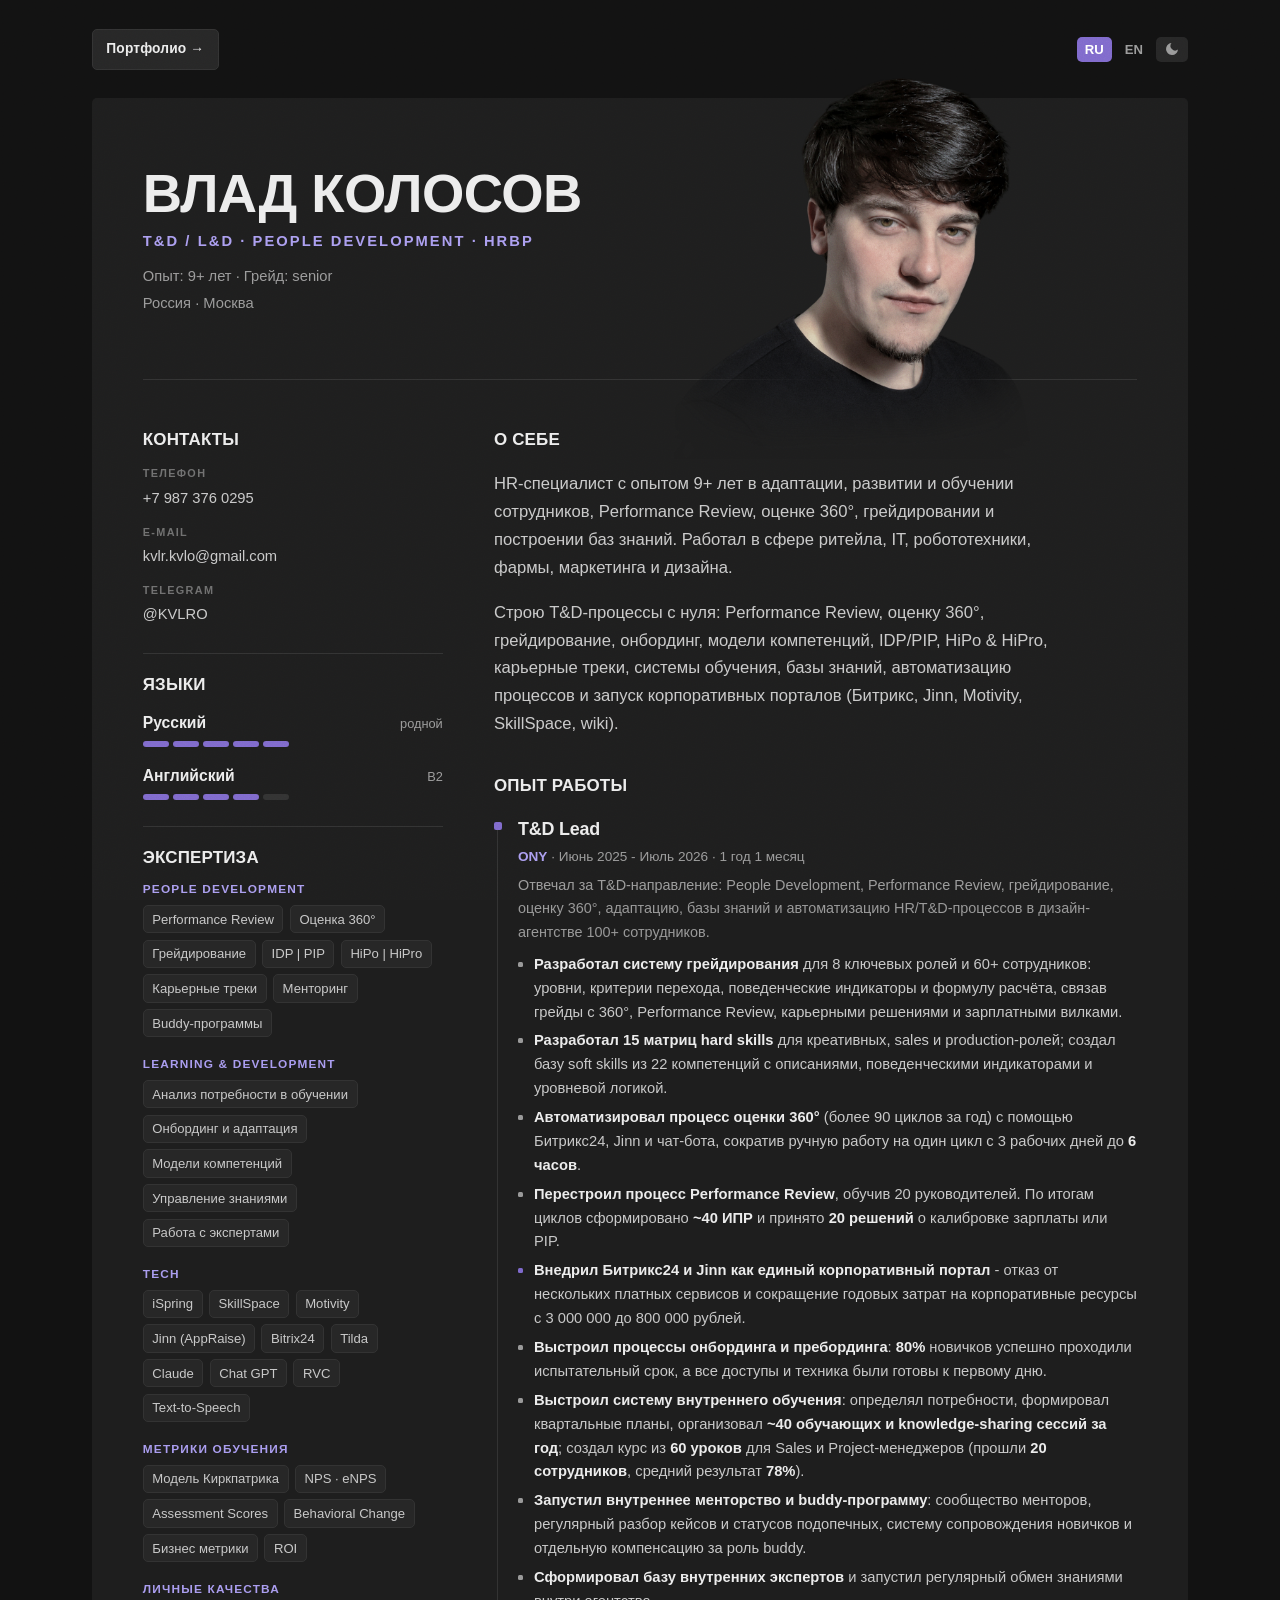
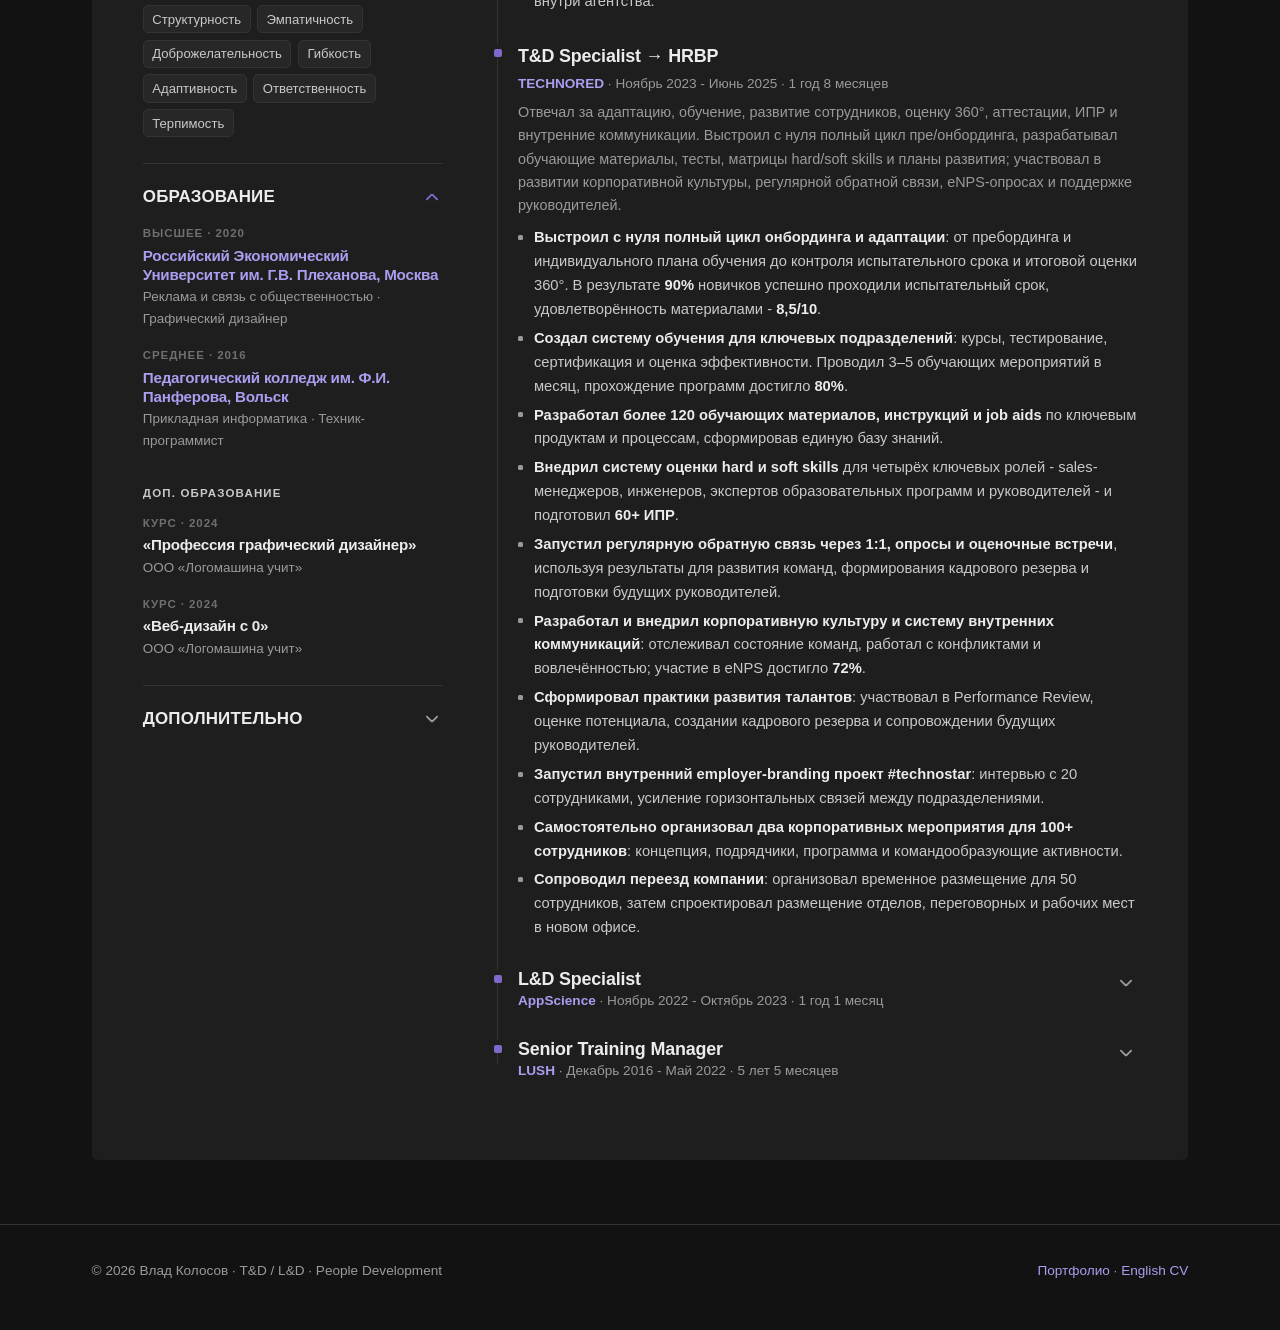
<file: index.html>
<!doctype html>
<html lang="ru">
<head>
<meta charset="utf-8">
<meta name="viewport" content="width=device-width, initial-scale=1">
<title>Влад Колосов — CV · T&D / L&D · People Development</title>
<link rel="canonical" href="cv_ru.html">
<meta http-equiv="refresh" content="0; url=cv_ru.html">
<script>location.replace("cv_ru.html");</script>
<style>
  html,body{margin:0;height:100%;background:#121212;color:#9a9a9a;
    font-family:"Helvetica Neue",Arial,"Segoe UI",sans-serif;}
  .c{height:100%;display:flex;align-items:center;justify-content:center;text-align:center;padding:2rem;}
  a{color:#ab9ef0;}
</style>
</head>
<body>
  <div class="c">
    <p>Открываю резюме… Если страница не загрузилась, перейдите: <a href="cv_ru.html">Влад Колосов — CV</a></p>
  </div>
</body>
</html>
</file>
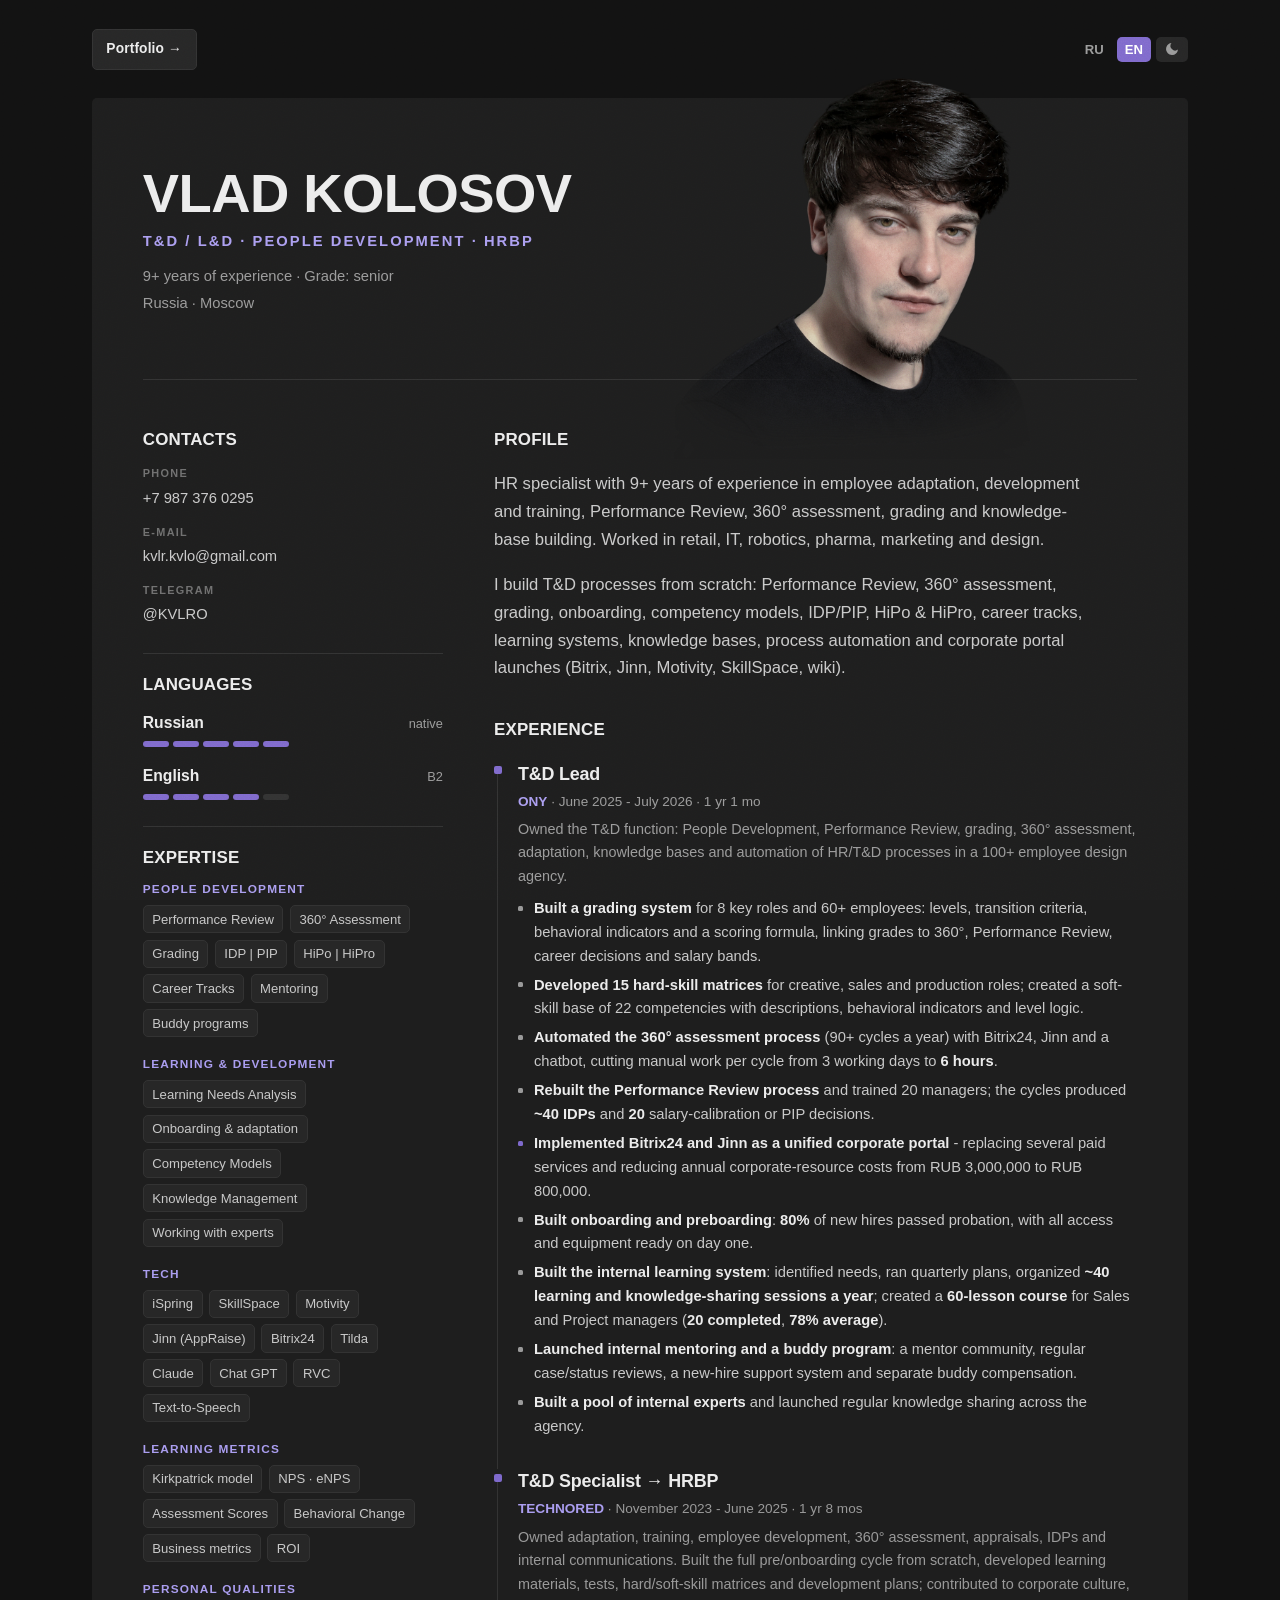
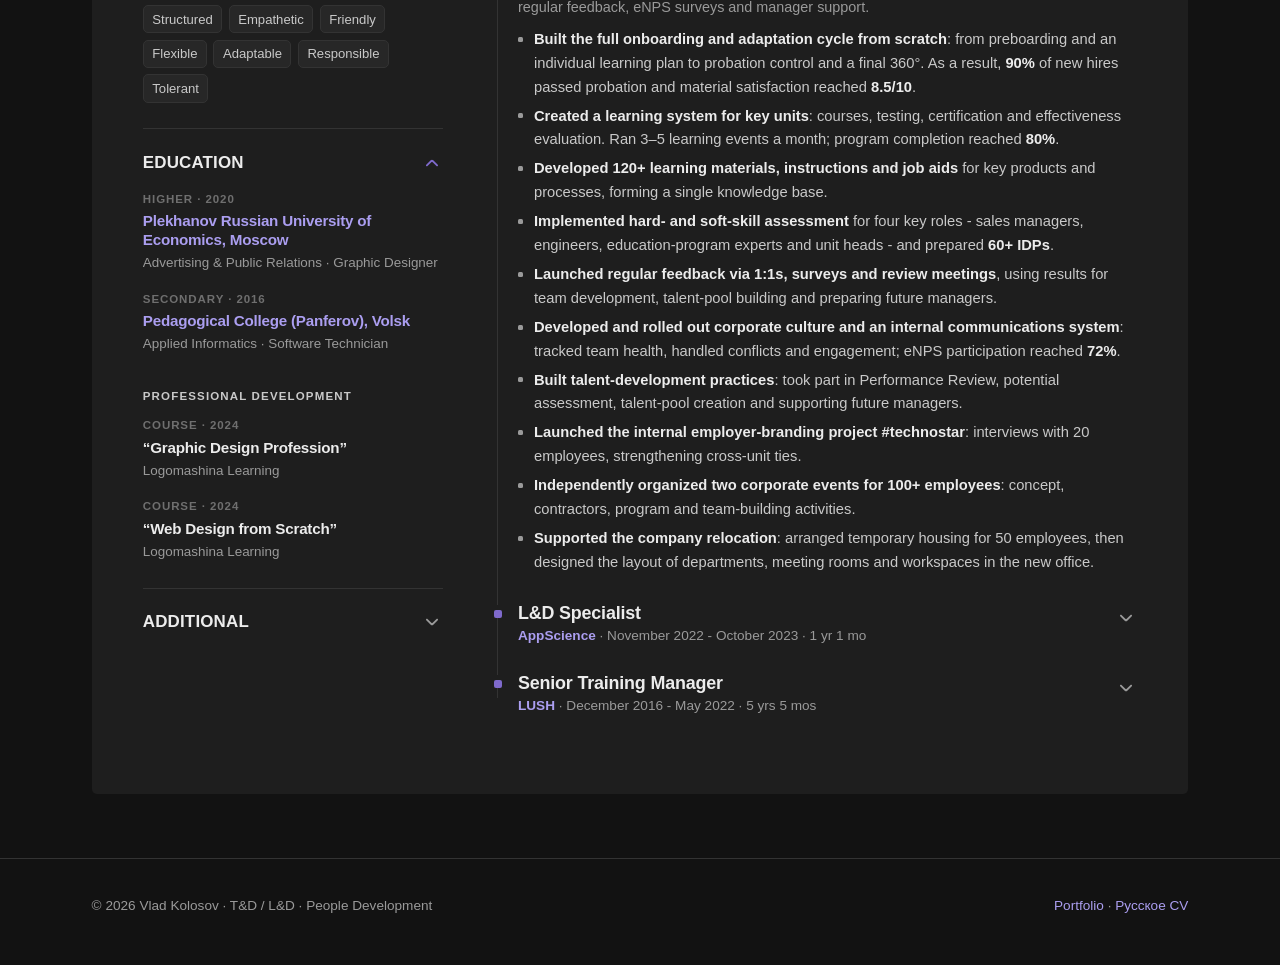
<file: cv_en.html>
<!doctype html>
<html lang="en">
<head>
<meta charset="utf-8">
<meta name="viewport" content="width=device-width, initial-scale=1">
<title>Vlad Kolosov - CV · T&D / L&D · People Development</title>
<meta name="description" content="Vlad Kolosov - HR / T&D specialist. Adaptation, development and training, Performance Review, 360° assessment, grading, competency models, IDP/PIP, knowledge bases and HR Tech.">
<meta name="author" content="Vlad Kolosov">
<link rel="stylesheet" href="assets/css/base.css?v=2">
<link rel="stylesheet" href="assets/css/cv.css?v=2">
<script src="assets/js/theme.js?v=2"></script>
</head>
<body>

<div class="cv-topbar no-print">
  <div class="wrap">
    <a class="btn" href="portfolio_en.html">Portfolio →</a>
    <span class="lang-switch">
      <a href="cv_ru.html">RU</a>
      <span class="is-active">EN</span>
      <button class="theme-toggle" type="button" aria-label="Theme"><span class="ic-moon"></span><span class="ic-sun"></span></button>
    </span>
  </div>
</div>

<main class="wrap">
  <div class="cv-card">

    <header class="cv-head">
      <div class="cv-head__text">
        <h1>Vlad Kolosov</h1>
        <p class="role">T&amp;D / L&amp;D · People Development · HRBP</p>
        <p class="meta">9+ years of experience · Grade: senior</p>
        <p class="meta" style="margin-top:.2rem">Russia · Moscow</p>
      </div>
      <img class="cv-photo" src="assets/photo/photo.png" alt="Vlad Kolosov" width="1000" height="1000">
    </header>

    <hr class="cv-rule">

    <div class="cv-grid">

      <aside class="cv-side">
        <div class="side-block">
          <img class="cv-photo-m" src="assets/photo/photo.png" alt="" aria-hidden="true">
          <h3>Contacts</h3>
          <div class="cv-contacts">
            <div class="item"><span class="k">Phone</span><a href="tel:+79873760295">+7 987 376 0295</a></div>
            <div class="item"><span class="k">E-mail</span><a href="mailto:kvlr.kvlo@gmail.com">kvlr.kvlo@gmail.com</a></div>
            <div class="item"><span class="k">Telegram</span><a href="https://t.me/KVLRO" target="_blank" rel="noopener">@KVLRO</a></div>
          </div>
        </div>

        <div class="side-block">
          <h3>Languages</h3>
          <div class="lang-item">
            <div class="name"><b>Russian</b><em>native</em></div>
            <div class="rating"><span class="on"></span><span class="on"></span><span class="on"></span><span class="on"></span><span class="on"></span></div>
          </div>
          <div class="lang-item">
            <div class="name"><b>English</b><em>B2</em></div>
            <div class="rating"><span class="on"></span><span class="on"></span><span class="on"></span><span class="on"></span><span></span></div>
          </div>
        </div>

        <div class="side-block">
          <h3>Expertise</h3>

          <div class="skill-group">
            <h4>People Development</h4>
            <div class="chips">
              <span class="chip">Performance Review</span>
              <span class="chip">360° Assessment</span>
              <span class="chip">Grading</span>
              <span class="chip">IDP | PIP</span>
              <span class="chip">HiPo | HiPro</span>
              <span class="chip">Career Tracks</span>
              <span class="chip">Mentoring</span>
              <span class="chip">Buddy programs</span>
            </div>
          </div>

          <div class="skill-group">
            <h4>Learning &amp; Development</h4>
            <div class="chips">
              <span class="chip">Learning Needs Analysis</span>
              <span class="chip">Onboarding &amp; adaptation</span>
              <span class="chip">Competency Models</span>
              <span class="chip">Knowledge Management</span>
              <span class="chip">Working with experts</span>
            </div>
          </div>

          <div class="skill-group">
            <h4>TECH</h4>
            <div class="chips">
              <span class="chip">iSpring</span>
              <span class="chip">SkillSpace</span>
              <span class="chip">Motivity</span>
              <span class="chip">Jinn (AppRaise)</span>
              <span class="chip">Bitrix24</span>
              <span class="chip">Tilda</span>
              <span class="chip">Claude</span>
              <span class="chip">Chat GPT</span>
              <span class="chip">RVC</span>
              <span class="chip">Text-to-Speech</span>
            </div>
          </div>

          <div class="skill-group">
            <h4>Learning metrics</h4>
            <div class="chips">
              <span class="chip">Kirkpatrick model</span>
              <span class="chip">NPS · eNPS</span>
              <span class="chip">Assessment Scores</span>
              <span class="chip">Behavioral Change</span>
              <span class="chip">Business metrics</span>
              <span class="chip">ROI</span>
            </div>
          </div>

          <div class="skill-group">
            <h4>Personal qualities</h4>
            <div class="chips">
              <span class="chip">Structured</span>
              <span class="chip">Empathetic</span>
              <span class="chip">Friendly</span>
              <span class="chip">Flexible</span>
              <span class="chip">Adaptable</span>
              <span class="chip">Responsible</span>
              <span class="chip">Tolerant</span>
            </div>
          </div>
        </div>

        <!-- Education (open by default) -->
        <div class="cv-collapse is-open">
          <button class="cv-collapse__btn" type="button">Education<span class="cv-collapse__chev"></span></button>
          <div class="cv-collapse__panel"><div class="cv-collapse__inner">
            <div class="edu">
              <div class="when">Higher · 2020</div>
              <div class="what">
                <h5>Plekhanov Russian University of Economics, Moscow</h5>
                <p>Advertising &amp; Public Relations · Graphic Designer</p>
              </div>
            </div>
            <div class="edu">
              <div class="when">Secondary · 2016</div>
              <div class="what">
                <h5>Pedagogical College (Panferov), Volsk</h5>
                <p>Applied Informatics · Software Technician</p>
              </div>
            </div>
            <p class="edu-sub">Professional development</p>
            <div class="edu edu--plain">
              <div class="when">Course · 2024</div>
              <div class="what">
                <h5>“Graphic Design Profession”</h5>
                <p>Logomashina Learning</p>
              </div>
            </div>
            <div class="edu edu--plain">
              <div class="when">Course · 2024</div>
              <div class="what">
                <h5>“Web Design from Scratch”</h5>
                <p>Logomashina Learning</p>
              </div>
            </div>
          </div></div>
        </div>

        <!-- Additional -->
        <div class="cv-collapse">
          <button class="cv-collapse__btn" type="button">Additional<span class="cv-collapse__chev"></span></button>
          <div class="cv-collapse__panel"><div class="cv-collapse__inner">
            <p>
              I'm a creative person. In my free time I draw, make music and songs, do 3D modeling
              and online gaming. I love the color purple, winter and cats. Friendly, warm and caring.
              In colleagues I value timely, open feedback, honesty, responsiveness and keeping agreements.
            </p>
          </div></div>
        </div>
      </aside>

      <div class="cv-main">
        <section class="cv-block">
          <h2>Profile</h2>
          <p class="cv-summary">
            HR specialist with 9+ years of experience in employee adaptation, development and training,
            Performance Review, 360° assessment, grading and knowledge-base building. Worked in retail,
            IT, robotics, pharma, marketing and design.
          </p>
          <p class="cv-summary" style="margin-top:1rem">
            I build T&amp;D processes from scratch: Performance Review, 360° assessment, grading, onboarding,
            competency models, IDP/PIP, HiPo &amp; HiPro, career tracks, learning systems, knowledge bases,
            process automation and corporate portal launches (Bitrix, Jinn, Motivity, SkillSpace, wiki).
          </p>
        </section>

        <section class="cv-block">
          <h2>Experience</h2>

          <article class="job">
            <div class="job__head"><span class="job__title">T&amp;D Lead</span></div>
            <p class="job__sub"><span class="co">ONY</span> · June 2025 - July 2026 · 1 yr 1 mo</p>
            <p class="job__desc">Owned the T&amp;D function: People Development, Performance Review, grading, 360° assessment, adaptation, knowledge bases and automation of HR/T&amp;D processes in a 100+ employee design agency.</p>
            <ul class="job__bullets">
              <li><strong>Built a grading system</strong> for 8 key roles and 60+ employees: levels, transition criteria, behavioral indicators and a scoring formula, linking grades to 360°, Performance Review, career decisions and salary bands.</li>
              <li><strong>Developed 15 hard-skill matrices</strong> for creative, sales and production roles; created a soft-skill base of 22 competencies with descriptions, behavioral indicators and level logic.</li>
              <li><strong>Automated the 360° assessment process</strong> (90+ cycles a year) with Bitrix24, Jinn and a chatbot, cutting manual work per cycle from 3 working days to <strong>6 hours</strong>.</li>
              <li><strong>Rebuilt the Performance Review process</strong> and trained 20 managers; the cycles produced <strong>~40 IDPs</strong> and <strong>20</strong> salary-calibration or PIP decisions.</li>
              <li class="job__win"><strong>Implemented Bitrix24 and Jinn as a unified corporate portal</strong> - replacing several paid services and reducing annual corporate-resource costs from RUB 3,000,000 to RUB 800,000.</li>
              <li><strong>Built onboarding and preboarding</strong>: <strong>80%</strong> of new hires passed probation, with all access and equipment ready on day one.</li>
              <li><strong>Built the internal learning system</strong>: identified needs, ran quarterly plans, organized <strong>~40 learning and knowledge-sharing sessions a year</strong>; created a <strong>60-lesson course</strong> for Sales and Project managers (<strong>20 completed</strong>, <strong>78% average</strong>).</li>
              <li><strong>Launched internal mentoring and a buddy program</strong>: a mentor community, regular case/status reviews, a new-hire support system and separate buddy compensation.</li>
              <li><strong>Built a pool of internal experts</strong> and launched regular knowledge sharing across the agency.</li>
            </ul>
          </article>

          <article class="job">
            <div class="job__head"><span class="job__title">T&amp;D Specialist → HRBP</span></div>
            <p class="job__sub"><span class="co">TECHNORED</span> · November 2023 - June 2025 · 1 yr 8 mos</p>
            <p class="job__desc">Owned adaptation, training, employee development, 360° assessment, appraisals, IDPs and internal communications. Built the full pre/onboarding cycle from scratch, developed learning materials, tests, hard/soft-skill matrices and development plans; contributed to corporate culture, regular feedback, eNPS surveys and manager support.</p>
            <ul class="job__bullets">
              <li><strong>Built the full onboarding and adaptation cycle from scratch</strong>: from preboarding and an individual learning plan to probation control and a final 360°. As a result, <strong>90%</strong> of new hires passed probation and material satisfaction reached <strong>8.5/10</strong>.</li>
              <li><strong>Created a learning system for key units</strong>: courses, testing, certification and effectiveness evaluation. Ran 3–5 learning events a month; program completion reached <strong>80%</strong>.</li>
              <li><strong>Developed 120+ learning materials, instructions and job aids</strong> for key products and processes, forming a single knowledge base.</li>
              <li><strong>Implemented hard- and soft-skill assessment</strong> for four key roles - sales managers, engineers, education-program experts and unit heads - and prepared <strong>60+ IDPs</strong>.</li>
              <li><strong>Launched regular feedback via 1:1s, surveys and review meetings</strong>, using results for team development, talent-pool building and preparing future managers.</li>
              <li><strong>Developed and rolled out corporate culture and an internal communications system</strong>: tracked team health, handled conflicts and engagement; eNPS participation reached <strong>72%</strong>.</li>
              <li><strong>Built talent-development practices</strong>: took part in Performance Review, potential assessment, talent-pool creation and supporting future managers.</li>
              <li><strong>Launched the internal employer-branding project #technostar</strong>: interviews with 20 employees, strengthening cross-unit ties.</li>
              <li><strong>Independently organized two corporate events for 100+ employees</strong>: concept, contractors, program and team-building activities.</li>
              <li><strong>Supported the company relocation</strong>: arranged temporary housing for 50 employees, then designed the layout of departments, meeting rooms and workspaces in the new office.</li>
            </ul>
          </article>

          <article class="job job--collapsible">
            <button class="job__toggle" type="button">
              <span class="job__headwrap">
                <span class="job__title">L&amp;D Specialist</span>
                <span class="job__sub"><span class="co">AppScience</span> · November 2022 - October 2023 · 1 yr 1 mo</span>
              </span>
              <span class="job__chev"></span>
            </button>
            <div class="job__panel"><div class="job__panel-inner">
              <ul class="job__bullets">
                <li><strong>Built a learning system from scratch for 6 departments</strong>: Overseas, Supply Chain, Operations, Finance, Legal and HR - from needs gathering and program design to knowledge assessment and feedback analysis.</li>
                <li><strong>Created and launched learning in 4 formats</strong>: trainings, workshops, webinars and iSpring e-courses for hard and soft skills.</li>
                <li><strong>Developed knowledge maps, competency models and separate knowledge bases</strong> for 6 functions, structuring materials on Tilda and amoCRM.</li>
                <li><strong>Implemented 4 digital tools</strong> for learning and internal communications: iSpring, Motivity, Tilda and amoCRM.</li>
                <li><strong>Launched development programs for two manager levels</strong> - Head and Middle - including internal learning projects and work with external providers.</li>
                <li><strong>Implemented the Motivity corporate portal and moderated the intranet</strong>, uniting learning, internal materials and communications.</li>
                <li><strong>Launched an internal educational podcast</strong>: concept, work with experts, material prep and content release.</li>
                <li><strong>Organized corporate English training</strong>: gathered needs, selected providers, launched testing and a program for 40 employees split by proficiency level.</li>
              </ul>
            </div></div>
          </article>

          <article class="job job--collapsible">
            <button class="job__toggle" type="button">
              <span class="job__headwrap">
                <span class="job__title">Senior Training Manager</span>
                <span class="job__sub"><span class="co">LUSH</span> · December 2016 - May 2022 · 5 yrs 5 mos</span>
              </span>
              <span class="job__chev"></span>
            </button>
            <div class="job__panel"><div class="job__panel-inner">
              <p class="job__desc">Owned training and professional development for employees (40+ stores, 450+ people) of the UK company LUSH: developed delivery and knowledge-control techniques, translated and adapted English-language materials, tracked task completion and provided methodological support to stores.</p>

              <div class="job__subrole"><b>Senior Training Manager</b><span class="d">February 2020 - May 2022</span></div>
              <ul class="job__bullets">
                <li><strong>Owned the full training and development cycle for 450+ employees</strong> across 40+ stores: from needs diagnosis and program design to appraisal, field support and knowledge control.</li>
                <li><strong>Designed and delivered online, offline and hybrid learning</strong> on a <strong>600+ product</strong> range, sales, customer service, ethics, company values and the management cycle.</li>
                <li><strong>Moved the exam and appraisal system online</strong>, centralizing knowledge checks and regularly tracking results across the network.</li>
                <li><strong>Standardized onboarding for store and office staff</strong>: created an “Intern Roadmap” and a “New Starter Roadmap” with a step-by-step adaptation, learning and ramp-up plan.</li>
                <li><strong>Created a single digital learning environment</strong>: the LUSH EXPERT portal, a knowledge base and a learning Telegram channel, accessible from desktop and mobile.</li>
                <li><strong>Supported store-manager development</strong>: field coaching, support for new managers and deputies, help building team development plans.</li>
                <li><strong>Curated in-store trainers across 40+ stores</strong>: supplied methodological materials and introduced monthly team development plans.</li>
              </ul>

              <div class="job__subrole"><b>Sales Trainer</b><span class="d">February 2019 - January 2020</span></div>
              <ul class="job__bullets">
                <li><strong>Owned training for the team of LUSH's largest flagship store in Russia</strong>: trainings on sales, service, products, presentation skills and brand values.</li>
                <li><strong>Combined training with HR and business tasks</strong>: employee assessment, IDPs, hiring and onboarding, KPI control and work on store financials.</li>
              </ul>

              <div class="job__subrole"><b>Sales Associate</b><span class="d">December 2016 - January 2019</span></div>
              <p class="job__desc">Progressed from sales associate to deputy, in-store trainer and senior training manager, gaining hands-on understanding of sales, customer experience, brand standards and frontline needs.</p>
            </div></div>
          </article>
        </section>
      </div>
    </div>
  </div>
</main>

<footer class="site-foot no-print">
  <div class="wrap">
    <span>© 2026 Vlad Kolosov · T&amp;D / L&amp;D · People Development</span>
    <span><a href="portfolio_en.html">Portfolio</a> · <a href="cv_ru.html">Русское CV</a></span>
  </div>
</footer>

<script src="assets/js/glow.js?v=2"></script>
<script src="assets/js/cv.js?v=2"></script>
</body>
</html>
</file>
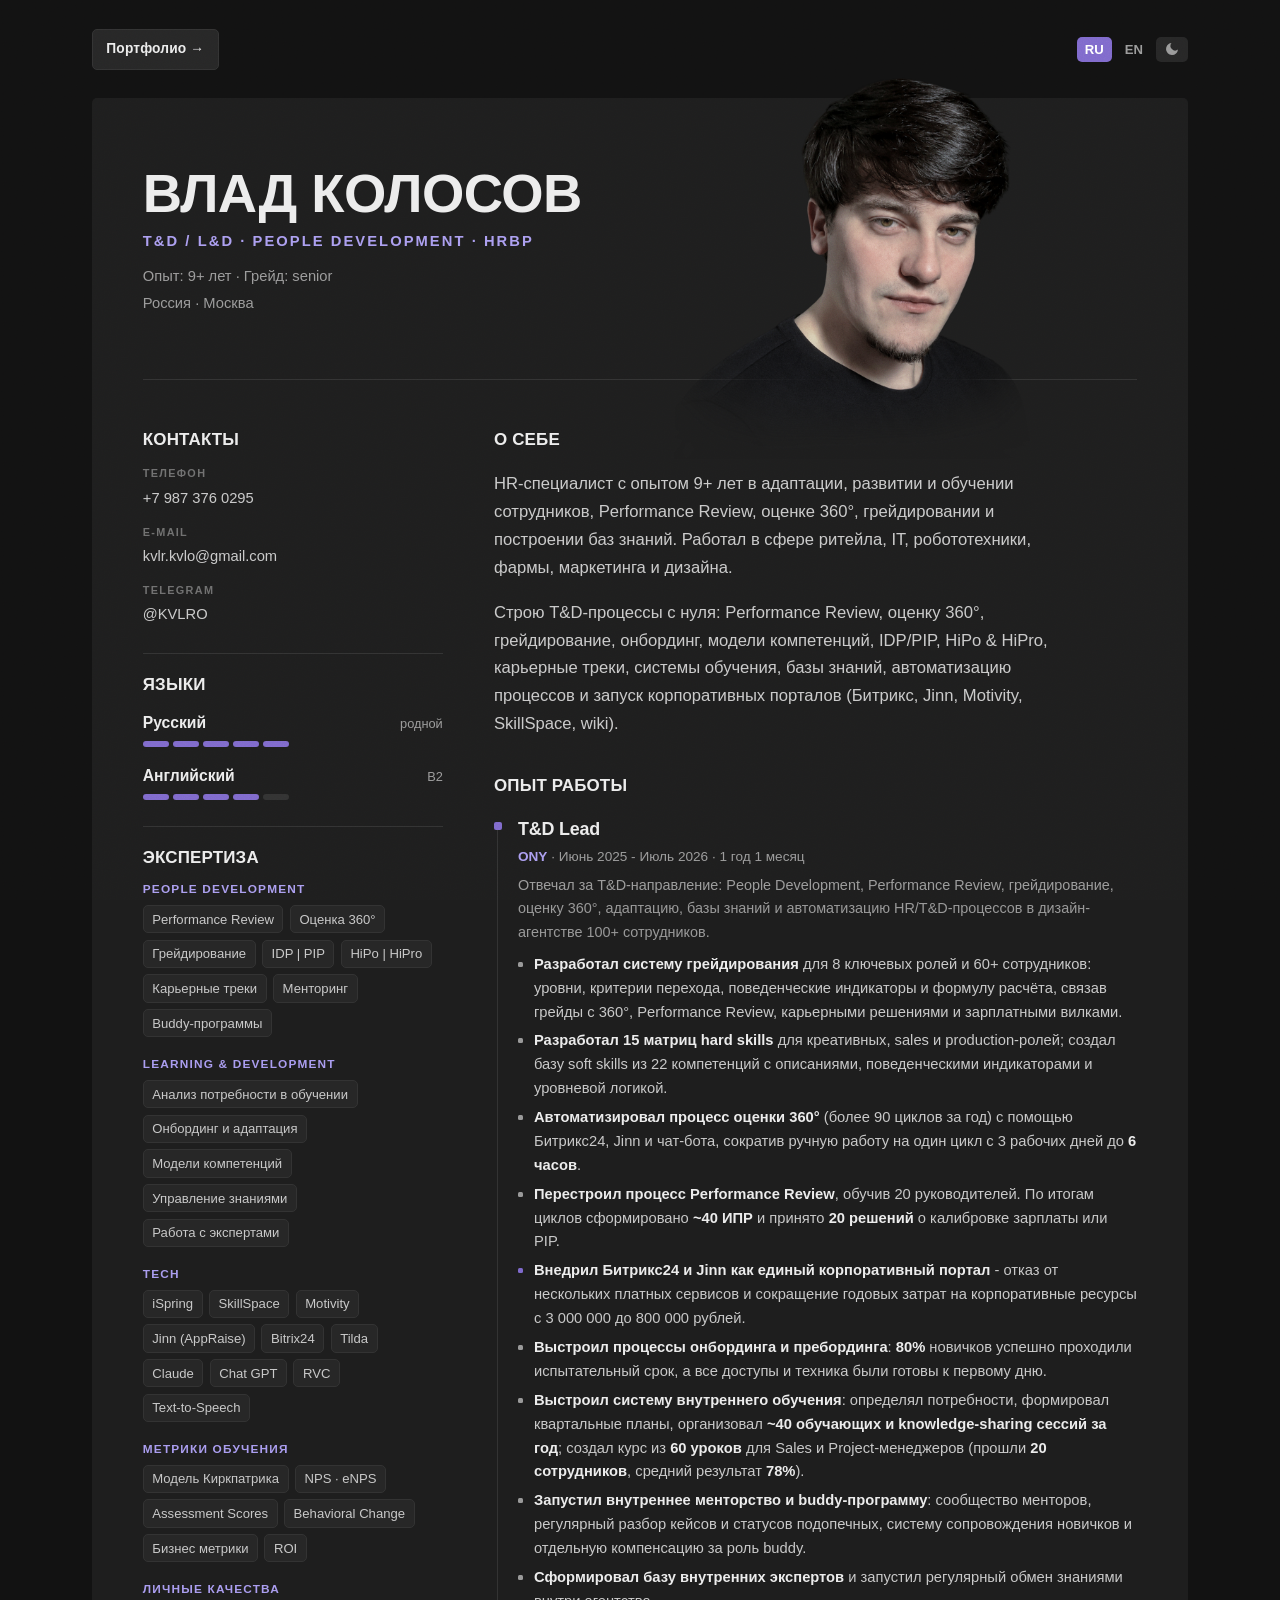
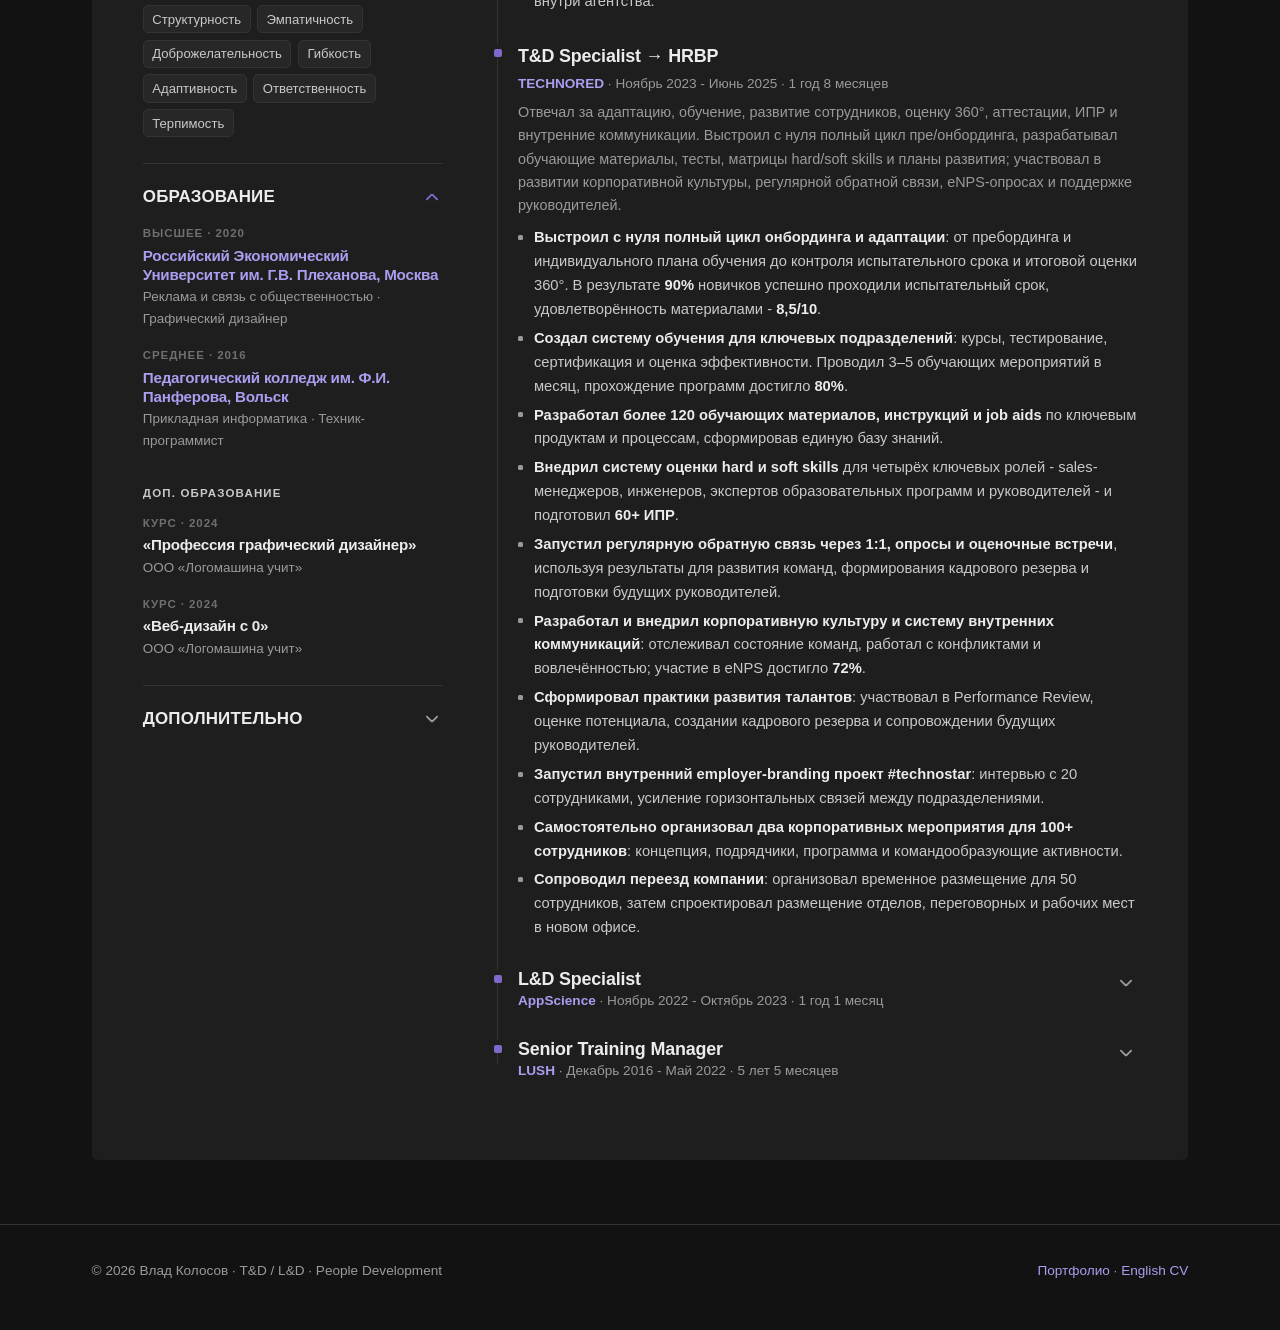
<file: cv_ru.html>
<!doctype html>
<html lang="ru">
<head>
<meta charset="utf-8">
<meta name="viewport" content="width=device-width, initial-scale=1">
<title>Влад Колосов - CV · T&D / L&D · People Development</title>
<meta name="description" content="Влад Колосов - HR / T&D специалист. Адаптация, развитие и обучение, Performance Review, оценка 360°, грейдирование, модели компетенций, IDP/PIP, базы знаний и HR Tech.">
<meta name="author" content="Влад Колосов">
<link rel="stylesheet" href="assets/css/base.css?v=2">
<link rel="stylesheet" href="assets/css/cv.css?v=2">
<script src="assets/js/theme.js?v=2"></script>
</head>
<body>

<div class="cv-topbar no-print">
  <div class="wrap">
    <a class="btn" href="portfolio_ru.html">Портфолио →</a>
    <span class="lang-switch">
      <span class="is-active">RU</span>
      <a href="cv_en.html">EN</a>
      <button class="theme-toggle" type="button" aria-label="Тема"><span class="ic-moon"></span><span class="ic-sun"></span></button>
    </span>
  </div>
</div>

<main class="wrap">
  <div class="cv-card">

    <header class="cv-head">
      <div class="cv-head__text">
        <h1>Влад Колосов</h1>
        <p class="role">T&amp;D / L&amp;D · People Development · HRBP</p>
        <p class="meta">Опыт: 9+ лет · Грейд: senior</p>
        <p class="meta" style="margin-top:.2rem">Россия · Москва</p>
      </div>
      <img class="cv-photo" src="assets/photo/photo.png" alt="Влад Колосов" width="1000" height="1000">
    </header>

    <hr class="cv-rule">

    <div class="cv-grid">

      <!-- Sidebar -->
      <aside class="cv-side">
        <div class="side-block">
          <img class="cv-photo-m" src="assets/photo/photo.png" alt="" aria-hidden="true">
          <h3>Контакты</h3>
          <div class="cv-contacts">
            <div class="item"><span class="k">Телефон</span><a href="tel:+79873760295">+7 987 376 0295</a></div>
            <div class="item"><span class="k">E-mail</span><a href="mailto:kvlr.kvlo@gmail.com">kvlr.kvlo@gmail.com</a></div>
            <div class="item"><span class="k">Telegram</span><a href="https://t.me/KVLRO" target="_blank" rel="noopener">@KVLRO</a></div>
          </div>
        </div>

        <div class="side-block">
          <h3>Языки</h3>
          <div class="lang-item">
            <div class="name"><b>Русский</b><em>родной</em></div>
            <div class="rating"><span class="on"></span><span class="on"></span><span class="on"></span><span class="on"></span><span class="on"></span></div>
          </div>
          <div class="lang-item">
            <div class="name"><b>Английский</b><em>B2</em></div>
            <div class="rating"><span class="on"></span><span class="on"></span><span class="on"></span><span class="on"></span><span></span></div>
          </div>
        </div>

        <div class="side-block">
          <h3>Экспертиза</h3>

          <div class="skill-group">
            <h4>People Development</h4>
            <div class="chips">
              <span class="chip">Performance Review</span>
              <span class="chip">Оценка 360°</span>
              <span class="chip">Грейдирование</span>
              <span class="chip">IDP | PIP</span>
              <span class="chip">HiPo | HiPro</span>
              <span class="chip">Карьерные треки</span>
              <span class="chip">Менторинг</span>
              <span class="chip">Buddy-программы</span>
            </div>
          </div>

          <div class="skill-group">
            <h4>Learning &amp; Development</h4>
            <div class="chips">
              <span class="chip">Анализ потребности в обучении</span>
              <span class="chip">Онбординг и адаптация</span>
              <span class="chip">Модели компетенций</span>
              <span class="chip">Управление знаниями</span>
              <span class="chip">Работа с экспертами</span>
            </div>
          </div>

          <div class="skill-group">
            <h4>TECH</h4>
            <div class="chips">
              <span class="chip">iSpring</span>
              <span class="chip">SkillSpace</span>
              <span class="chip">Motivity</span>
              <span class="chip">Jinn (AppRaise)</span>
              <span class="chip">Bitrix24</span>
              <span class="chip">Tilda</span>
              <span class="chip">Claude</span>
              <span class="chip">Chat GPT</span>
              <span class="chip">RVC</span>
              <span class="chip">Text-to-Speech</span>
            </div>
          </div>

          <div class="skill-group">
            <h4>Метрики обучения</h4>
            <div class="chips">
              <span class="chip">Модель Киркпатрика</span>
              <span class="chip">NPS · eNPS</span>
              <span class="chip">Assessment Scores</span>
              <span class="chip">Behavioral Change</span>
              <span class="chip">Бизнес метрики</span>
              <span class="chip">ROI</span>
            </div>
          </div>

          <div class="skill-group">
            <h4>Личные качества</h4>
            <div class="chips">
              <span class="chip">Структурность</span>
              <span class="chip">Эмпатичность</span>
              <span class="chip">Доброжелательность</span>
              <span class="chip">Гибкость</span>
              <span class="chip">Адаптивность</span>
              <span class="chip">Ответственность</span>
              <span class="chip">Терпимость</span>
            </div>
          </div>
        </div>

        <!-- Education (open by default) -->
        <div class="cv-collapse is-open">
          <button class="cv-collapse__btn" type="button">Образование<span class="cv-collapse__chev"></span></button>
          <div class="cv-collapse__panel"><div class="cv-collapse__inner">
            <div class="edu">
              <div class="when">Высшее · 2020</div>
              <div class="what">
                <h5>Российский Экономический Университет им. Г.В. Плеханова, Москва</h5>
                <p>Реклама и связь с общественностью · Графический дизайнер</p>
              </div>
            </div>
            <div class="edu">
              <div class="when">Среднее · 2016</div>
              <div class="what">
                <h5>Педагогический колледж им. Ф.И. Панферова, Вольск</h5>
                <p>Прикладная информатика · Техник-программист</p>
              </div>
            </div>
            <p class="edu-sub">Доп. образование</p>
            <div class="edu edu--plain">
              <div class="when">Курс · 2024</div>
              <div class="what">
                <h5>«Профессия графический дизайнер»</h5>
                <p>ООО «Логомашина учит»</p>
              </div>
            </div>
            <div class="edu edu--plain">
              <div class="when">Курс · 2024</div>
              <div class="what">
                <h5>«Веб-дизайн с 0»</h5>
                <p>ООО «Логомашина учит»</p>
              </div>
            </div>
          </div></div>
        </div>

        <!-- Additional -->
        <div class="cv-collapse">
          <button class="cv-collapse__btn" type="button">Дополнительно<span class="cv-collapse__chev"></span></button>
          <div class="cv-collapse__panel"><div class="cv-collapse__inner">
            <p>
              Я творческий человек. В свободное время занимаюсь рисованием, созданием музыки и песен,
              3D-моделированием и онлайн-геймингом. Люблю фиолетовый цвет, зиму и кошек. Дружелюбный,
              доброжелательный и заботливый. Ценю в коллегах своевременный и открытый фидбек, честность,
              отзывчивость и соблюдение договорённостей.
            </p>
          </div></div>
        </div>
      </aside>

      <!-- Main -->
      <div class="cv-main">
        <section class="cv-block">
          <h2>О себе</h2>
          <p class="cv-summary">
            HR-специалист с опытом 9+ лет в адаптации, развитии и обучении сотрудников,
            Performance Review, оценке 360°, грейдировании и построении баз знаний. Работал в сфере
            ритейла, IT, робототехники, фармы, маркетинга и дизайна.
          </p>
          <p class="cv-summary" style="margin-top:1rem">
            Строю T&amp;D-процессы с нуля: Performance Review, оценку 360°, грейдирование, онбординг,
            модели компетенций, IDP/PIP, HiPo &amp; HiPro, карьерные треки, системы обучения, базы знаний,
            автоматизацию процессов и запуск корпоративных порталов (Битрикс, Jinn, Motivity, SkillSpace, wiki).
          </p>
        </section>

        <section class="cv-block">
          <h2>Опыт работы</h2>

          <article class="job">
            <div class="job__head"><span class="job__title">T&amp;D Lead</span></div>
            <p class="job__sub"><span class="co">ONY</span> · Июнь 2025 - Июль 2026 · 1 год 1 месяц</p>
            <p class="job__desc">Отвечал за T&amp;D-направление: People Development, Performance Review, грейдирование, оценку 360°, адаптацию, базы знаний и автоматизацию HR/T&amp;D-процессов в дизайн-агентстве 100+ сотрудников.</p>
            <ul class="job__bullets">
              <li><strong>Разработал систему грейдирования</strong> для 8 ключевых ролей и 60+ сотрудников: уровни, критерии перехода, поведенческие индикаторы и формулу расчёта, связав грейды с 360°, Performance Review, карьерными решениями и зарплатными вилками.</li>
              <li><strong>Разработал 15 матриц hard skills</strong> для креативных, sales и production-ролей; создал базу soft skills из 22 компетенций с описаниями, поведенческими индикаторами и уровневой логикой.</li>
              <li><strong>Автоматизировал процесс оценки 360°</strong> (более 90 циклов за год) с помощью Битрикс24, Jinn и чат-бота, сократив ручную работу на один цикл с 3 рабочих дней до <strong>6 часов</strong>.</li>
              <li><strong>Перестроил процесс Performance Review</strong>, обучив 20 руководителей. По итогам циклов сформировано <strong>~40 ИПР</strong> и принято <strong>20 решений</strong> о калибровке зарплаты или PIP.</li>
              <li class="job__win"><strong>Внедрил Битрикс24 и Jinn как единый корпоративный портал</strong> - отказ от нескольких платных сервисов и сокращение годовых затрат на корпоративные ресурсы с 3 000 000 до 800 000 рублей.</li>
              <li><strong>Выстроил процессы онбординга и пребординга</strong>: <strong>80%</strong> новичков успешно проходили испытательный срок, а все доступы и техника были готовы к первому дню.</li>
              <li><strong>Выстроил систему внутреннего обучения</strong>: определял потребности, формировал квартальные планы, организовал <strong>~40 обучающих и knowledge-sharing сессий за год</strong>; создал курс из <strong>60 уроков</strong> для Sales и Project-менеджеров (прошли <strong>20 сотрудников</strong>, средний результат <strong>78%</strong>).</li>
              <li><strong>Запустил внутреннее менторство и buddy-программу</strong>: сообщество менторов, регулярный разбор кейсов и статусов подопечных, систему сопровождения новичков и отдельную компенсацию за роль buddy.</li>
              <li><strong>Сформировал базу внутренних экспертов</strong> и запустил регулярный обмен знаниями внутри агентства.</li>
            </ul>
          </article>

          <article class="job">
            <div class="job__head"><span class="job__title">T&amp;D Specialist → HRBP</span></div>
            <p class="job__sub"><span class="co">TECHNORED</span> · Ноябрь 2023 - Июнь 2025 · 1 год 8 месяцев</p>
            <p class="job__desc">Отвечал за адаптацию, обучение, развитие сотрудников, оценку 360°, аттестации, ИПР и внутренние коммуникации. Выстроил с нуля полный цикл пре/онбординга, разрабатывал обучающие материалы, тесты, матрицы hard/soft skills и планы развития; участвовал в развитии корпоративной культуры, регулярной обратной связи, eNPS-опросах и поддержке руководителей.</p>
            <ul class="job__bullets">
              <li><strong>Выстроил с нуля полный цикл онбординга и адаптации</strong>: от пребординга и индивидуального плана обучения до контроля испытательного срока и итоговой оценки 360°. В результате <strong>90%</strong> новичков успешно проходили испытательный срок, удовлетворённость материалами - <strong>8,5/10</strong>.</li>
              <li><strong>Создал систему обучения для ключевых подразделений</strong>: курсы, тестирование, сертификация и оценка эффективности. Проводил 3–5 обучающих мероприятий в месяц, прохождение программ достигло <strong>80%</strong>.</li>
              <li><strong>Разработал более 120 обучающих материалов, инструкций и job aids</strong> по ключевым продуктам и процессам, сформировав единую базу знаний.</li>
              <li><strong>Внедрил систему оценки hard и soft skills</strong> для четырёх ключевых ролей - sales-менеджеров, инженеров, экспертов образовательных программ и руководителей - и подготовил <strong>60+ ИПР</strong>.</li>
              <li><strong>Запустил регулярную обратную связь через 1:1, опросы и оценочные встречи</strong>, используя результаты для развития команд, формирования кадрового резерва и подготовки будущих руководителей.</li>
              <li><strong>Разработал и внедрил корпоративную культуру и систему внутренних коммуникаций</strong>: отслеживал состояние команд, работал с конфликтами и вовлечённостью; участие в eNPS достигло <strong>72%</strong>.</li>
              <li><strong>Сформировал практики развития талантов</strong>: участвовал в Performance Review, оценке потенциала, создании кадрового резерва и сопровождении будущих руководителей.</li>
              <li><strong>Запустил внутренний employer-branding проект #technostar</strong>: интервью с 20 сотрудниками, усиление горизонтальных связей между подразделениями.</li>
              <li><strong>Самостоятельно организовал два корпоративных мероприятия для 100+ сотрудников</strong>: концепция, подрядчики, программа и командообразующие активности.</li>
              <li><strong>Сопроводил переезд компании</strong>: организовал временное размещение для 50 сотрудников, затем спроектировал размещение отделов, переговорных и рабочих мест в новом офисе.</li>
            </ul>
          </article>

          <article class="job job--collapsible">
            <button class="job__toggle" type="button">
              <span class="job__headwrap">
                <span class="job__title">L&amp;D Specialist</span>
                <span class="job__sub"><span class="co">AppScience</span> · Ноябрь 2022 - Октябрь 2023 · 1 год 1 месяц</span>
              </span>
              <span class="job__chev"></span>
            </button>
            <div class="job__panel"><div class="job__panel-inner">
              <ul class="job__bullets">
                <li><strong>Выстроил с нуля систему обучения для 6 департаментов</strong>: Overseas, Supply Chain, Operations, Finance, Legal и HR - от сбора потребностей и разработки программ до оценки знаний и анализа обратной связи.</li>
                <li><strong>Создал и запустил обучение в 4 форматах</strong>: тренинги, воркшопы, вебинары и электронные курсы в iSpring по hard и soft skills.</li>
                <li><strong>Разработал карты знаний, модели компетенций и отдельные базы знаний</strong> для 6 функций, структурировав материалы на Tilda и amoCRM.</li>
                <li><strong>Внедрил 4 цифровых инструмента</strong> для обучения и внутренних коммуникаций: iSpring, Motivity, Tilda и amoCRM.</li>
                <li><strong>Запустил программы развития для двух уровней руководителей</strong> - Head и Middle, включая внутренние обучающие проекты и работу с внешними провайдерами.</li>
                <li><strong>Внедрил корпоративный портал Motivity и модерировал интранет</strong>, объединив обучение, внутренние материалы и коммуникации.</li>
                <li><strong>Запустил внутренний образовательный подкаст</strong>: концепция, работа с экспертами, подготовка материалов и выпуск контента.</li>
                <li><strong>Организовал корпоративное обучение английскому языку</strong>: собрал потребность, выбрал провайдеров, запустил тестирование и программу для 40 сотрудников по группам уровня.</li>
              </ul>
            </div></div>
          </article>

          <article class="job job--collapsible">
            <button class="job__toggle" type="button">
              <span class="job__headwrap">
                <span class="job__title">Senior Training Manager</span>
                <span class="job__sub"><span class="co">LUSH</span> · Декабрь 2016 - Май 2022 · 5 лет 5 месяцев</span>
              </span>
              <span class="job__chev"></span>
            </button>
            <div class="job__panel"><div class="job__panel-inner">
              <p class="job__desc">Отвечал за обучение и профессиональное развитие сотрудников (40+ магазинов, 450+ человек) сети британской компании LUSH: разрабатывал техники подачи и контроля знаний, переводил и адаптировал англоязычные материалы, отслеживал выполнение задач и оказывал методическую поддержку магазинов.</p>

              <div class="job__subrole"><b>Старший тренинг-менеджер</b><span class="d">Февраль 2020 - Май 2022</span></div>
              <ul class="job__bullets">
                <li><strong>Отвечал за полный цикл обучения и развития 450+ сотрудников</strong> в сети из 40+ магазинов: от диагностики потребностей и разработки программ до аттестации, полевого сопровождения и контроля знаний.</li>
                <li><strong>Разрабатывал и проводил обучение</strong> в онлайн-, офлайн- и гибридном форматах по ассортименту из <strong>600+ продуктов</strong>, продажам, клиентскому сервису, этике, ценностям компании и управленческому циклу.</li>
                <li><strong>Перевёл систему экзаменов и аттестации</strong> в онлайн-формат, централизовав проверку знаний и регулярно отслеживая результаты по всей сети.</li>
                <li><strong>Стандартизировал онбординг сотрудников магазинов и офиса</strong>: разработал «Карту стажёра» и «Карту новичка» с пошаговым планом адаптации, обучения и выхода на самостоятельную работу.</li>
                <li><strong>Создал единую цифровую среду обучения</strong>: портал LUSH EXPERT, базу знаний и обучающий Telegram-канал с доступом с компьютеров и мобильных.</li>
                <li><strong>Сопровождал развитие руководителей магазинов</strong>: полевой коучинг, поддержка новых управляющих и заместителей, помощь в формировании планов развития команд.</li>
                <li><strong>Курировал инстор-тренеров в 40+ магазинах</strong>: обеспечивал методическими материалами и внедрил ежемесячные планы развития команды.</li>
              </ul>

              <div class="job__subrole"><b>Тренер по продажам</b><span class="d">Февраль 2019 - Январь 2020</span></div>
              <ul class="job__bullets">
                <li><strong>Отвечал за обучение команды крупнейшего флагманского магазина LUSH в России</strong>: тренинги по продажам, сервису, продуктам, презентационным навыкам и ценностям бренда.</li>
                <li><strong>Совмещал обучение с HR- и бизнес-задачами</strong>: оценка сотрудников, ИПР, подбор и онбординг, контроль KPI и работа над финансовыми показателями магазина.</li>
              </ul>

              <div class="job__subrole"><b>Продавец-консультант</b><span class="d">Декабрь 2016 - Январь 2019</span></div>
              <p class="job__desc">Прошёл путь от продавца-консультанта до заместителя, инстор-тренера и старшего тренинг-менеджера, получив практическое понимание продаж, клиентского опыта, стандартов бренда и потребностей линейных сотрудников.</p>
            </div></div>
          </article>
        </section>
      </div>
    </div>
  </div>
</main>

<footer class="site-foot no-print">
  <div class="wrap">
    <span>© 2026 Влад Колосов · T&amp;D / L&amp;D · People Development</span>
    <span><a href="portfolio_ru.html">Портфолио</a> · <a href="cv_en.html">English CV</a></span>
  </div>
</footer>

<script src="assets/js/glow.js?v=2"></script>
<script src="assets/js/cv.js?v=2"></script>
</body>
</html>
</file>
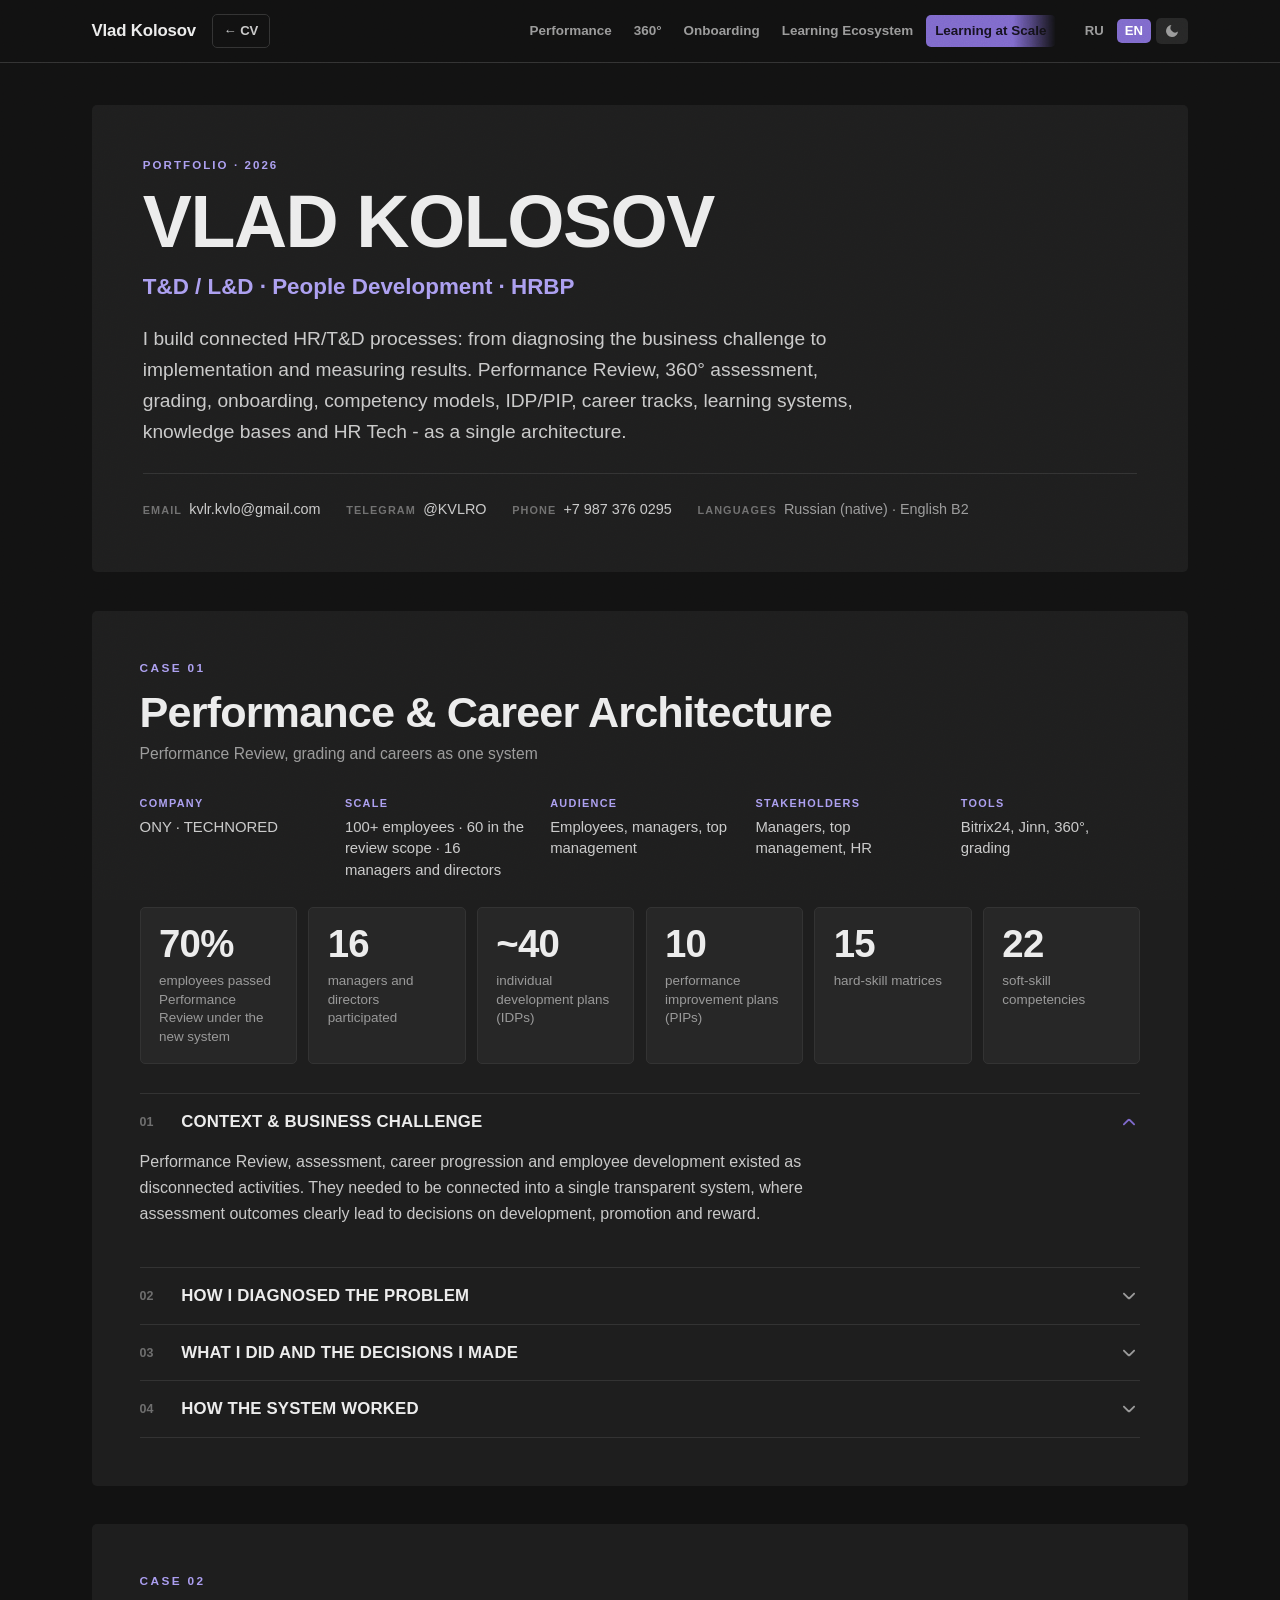
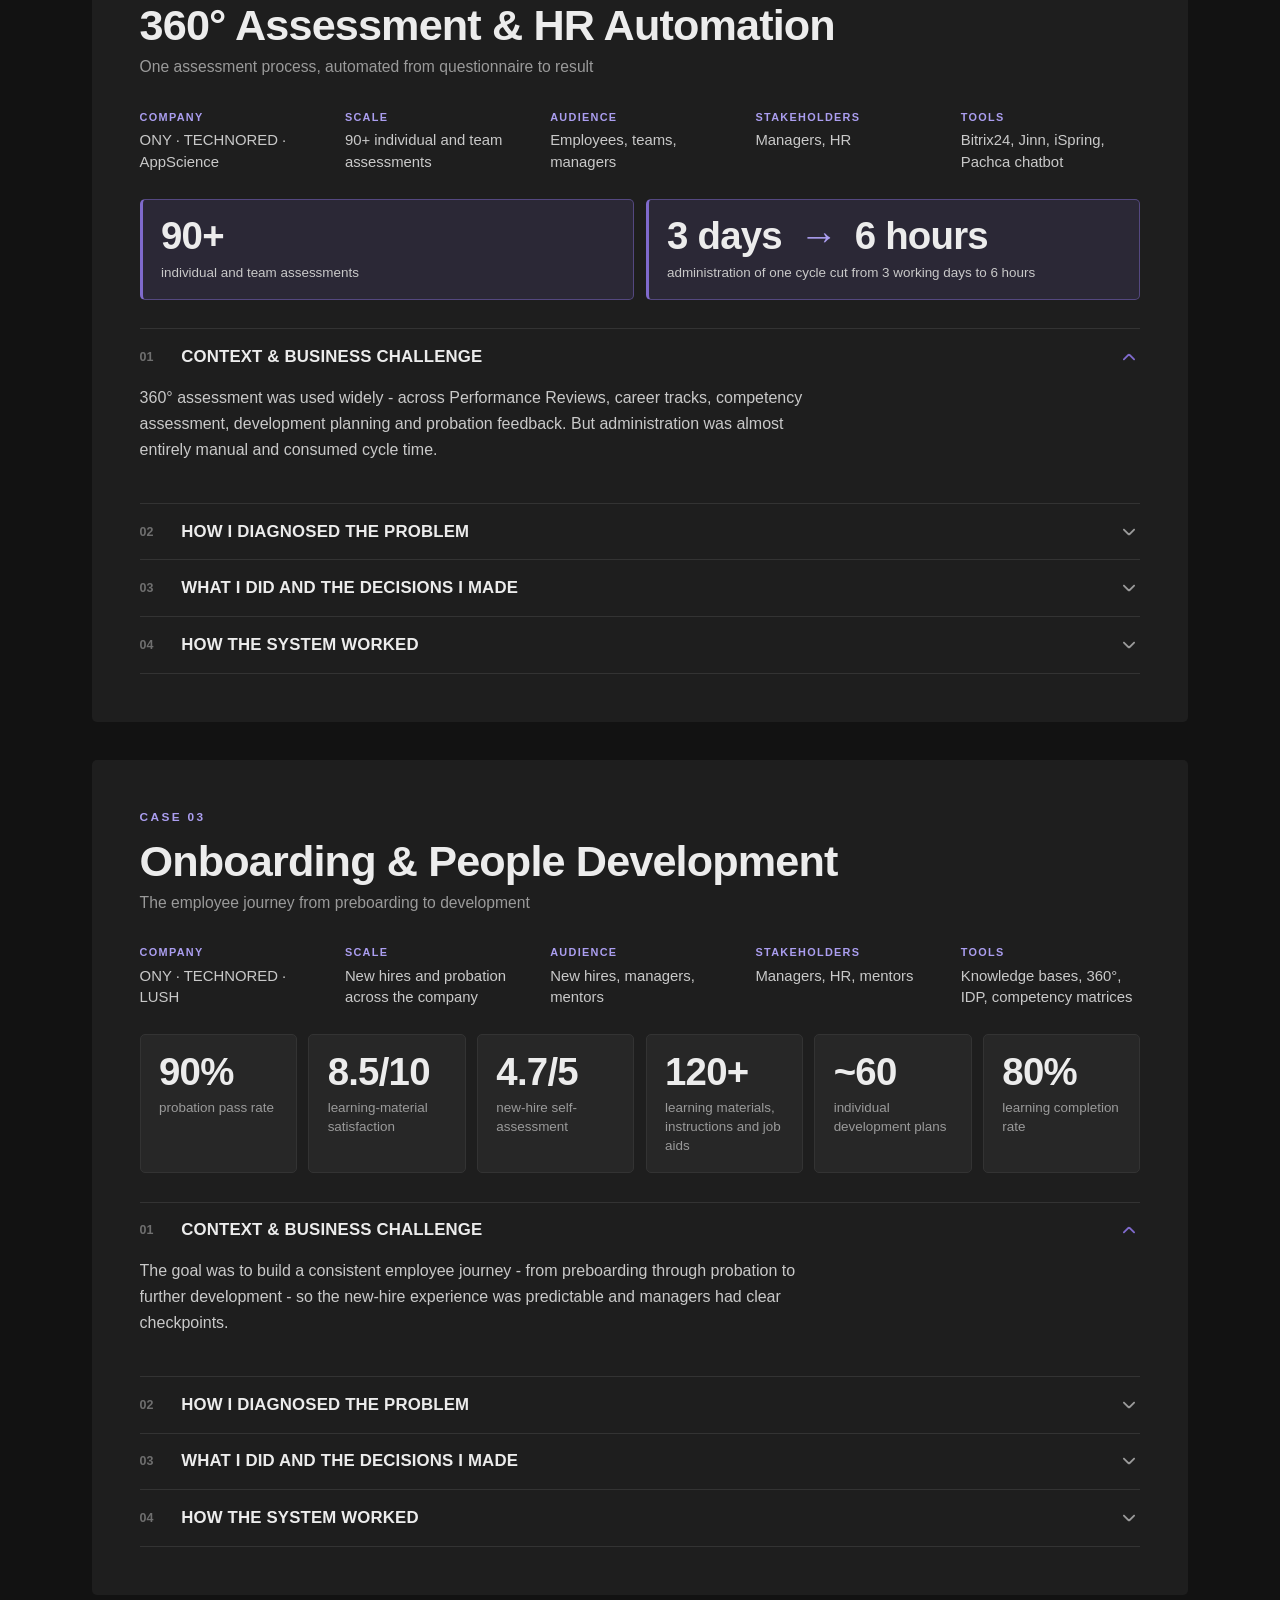
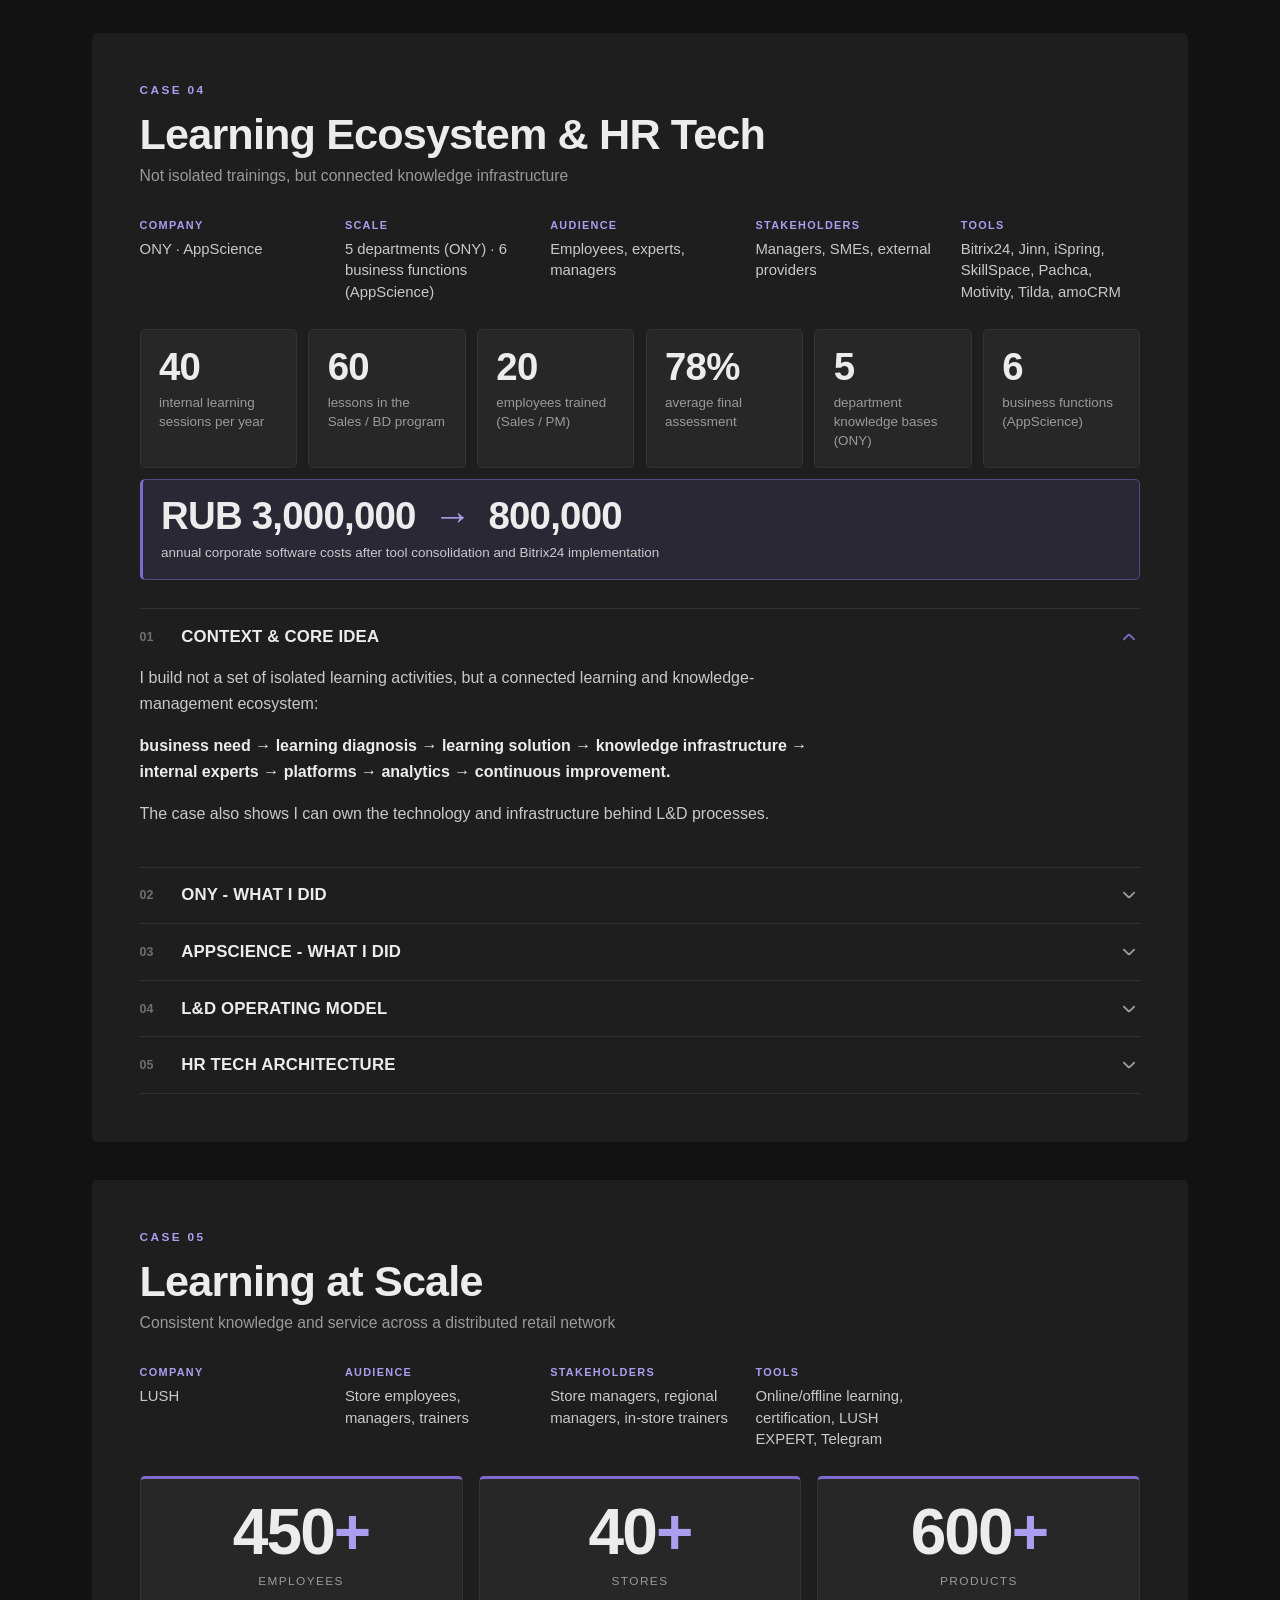
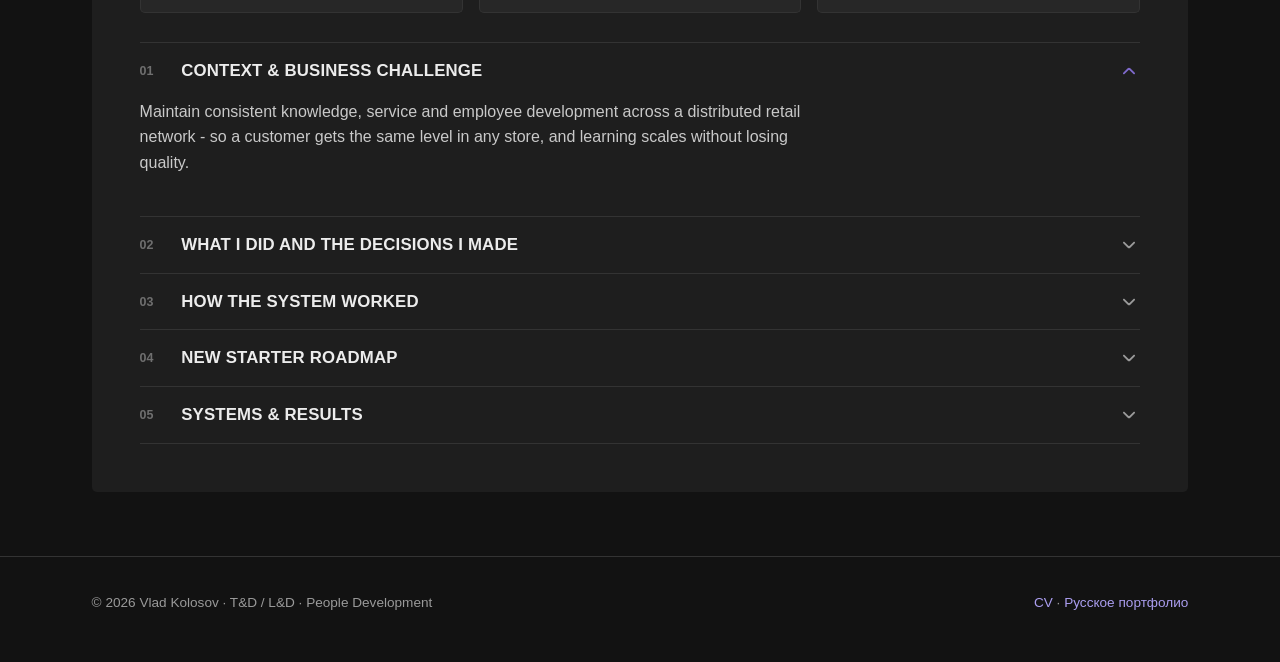
<file: portfolio_en.html>
<!doctype html>
<html lang="en">
<head>
<meta charset="utf-8">
<meta name="viewport" content="width=device-width, initial-scale=1">
<title>Vlad Kolosov - Portfolio · T&D / L&D · People Development</title>
<meta name="description" content="Vlad Kolosov portfolio: Performance & Career Architecture, 360° Assessment & HR Automation, Onboarding, Learning Ecosystem and Learning at Scale. T&D / L&D / People Development.">
<meta name="author" content="Vlad Kolosov">
<link rel="stylesheet" href="assets/css/base.css?v=2">
<link rel="stylesheet" href="assets/css/portfolio.css?v=2">
<script src="assets/js/theme.js?v=2"></script>
</head>
<body>

<nav class="site-nav no-print">
  <div class="wrap site-nav__row">
    <span class="site-nav__brand"><a href="portfolio_en.html">Vlad Kolosov</a></span>
    <a class="site-nav__cv" href="cv_en.html">← CV</a>
    <div class="site-nav__links">
      <a href="#performance">Performance</a>
      <a href="#assessment">360°</a>
      <a href="#onboarding">Onboarding</a>
      <a href="#ecosystem">Learning Ecosystem</a>
      <a href="#scale">Learning at Scale</a>
    </div>
    <span class="lang-switch">
      <a href="portfolio_ru.html">RU</a>
      <span class="is-active">EN</span>
      <button class="theme-toggle" type="button" aria-label="Theme"><span class="ic-moon"></span><span class="ic-sun"></span></button>
    </span>
  </div>
</nav>

<header class="pf-hero">
  <div class="wrap">
    <div class="pf-hero__card">
      <p class="eyebrow">Portfolio · 2026</p>
      <h1>Vlad Kolosov</h1>
      <p class="role">T&amp;D / L&amp;D · People Development · HRBP</p>
      <p class="lede">
        I build connected HR/T&amp;D processes: from diagnosing the business challenge to
        implementation and measuring results. Performance Review, 360° assessment, grading,
        onboarding, competency models, IDP/PIP, career tracks, learning systems, knowledge bases
        and HR Tech - as a single architecture.
      </p>
      <div class="pf-hero__contacts">
        <span><span class="lbl">Email</span><a href="mailto:kvlr.kvlo@gmail.com">kvlr.kvlo@gmail.com</a></span>
        <span><span class="lbl">Telegram</span><a href="https://t.me/KVLRO" target="_blank" rel="noopener">@KVLRO</a></span>
        <span><span class="lbl">Phone</span><a href="tel:+79873760295">+7 987 376 0295</a></span>
        <span><span class="lbl">Languages</span>Russian (native) · English B2</span>
      </div>
    </div>
  </div>
</header>

<main class="wrap">

  <!-- ================= CASE 01 - Performance ================= -->
  <section class="case" id="performance">
    <p class="case__num">Case 01</p>
    <h2 class="case__title">Performance &amp; Career Architecture</h2>
    <p class="case__co">Performance Review, grading and careers as one system</p>

    <dl class="case__meta case__meta--row">
      <div><dt>Company</dt><dd>ONY · TECHNORED</dd></div>
      <div><dt>Scale</dt><dd>100+ employees · 60 in the review scope · 16 managers and directors</dd></div>
      <div><dt>Audience</dt><dd>Employees, managers, top management</dd></div>
      <div><dt>Stakeholders</dt><dd>Managers, top management, HR</dd></div>
      <div><dt>Tools</dt><dd>Bitrix24, Jinn, 360°, grading</dd></div>
    </dl>

    <div class="case__metrics">
      <div class="metric-grid">
        <div class="metric"><div class="metric__num">70%</div><div class="metric__label">employees passed Performance Review under the new system</div></div>
        <div class="metric"><div class="metric__num">16</div><div class="metric__label">managers and directors participated</div></div>
        <div class="metric"><div class="metric__num">~40</div><div class="metric__label">individual development plans (IDPs)</div></div>
        <div class="metric"><div class="metric__num">10</div><div class="metric__label">performance improvement plans (PIPs)</div></div>
        <div class="metric"><div class="metric__num">15</div><div class="metric__label">hard-skill matrices</div></div>
        <div class="metric"><div class="metric__num">22</div><div class="metric__label">soft-skill competencies</div></div>
      </div>
    </div>

    <div class="case__sections">
      <div class="accordion">
        <div class="accordion__item">
          <button class="accordion__btn"><span class="accordion__idx">01</span><span class="accordion__t">Context &amp; business challenge</span><span class="accordion__chev"></span></button>
          <div class="accordion__panel"><div class="accordion__inner">
            <p>Performance Review, assessment, career progression and employee development existed as
            disconnected activities. They needed to be connected into a single transparent system,
            where assessment outcomes clearly lead to decisions on development, promotion and reward.</p>
          </div></div>
        </div>
        <div class="accordion__item">
          <button class="accordion__btn"><span class="accordion__idx">02</span><span class="accordion__t">How I diagnosed the problem</span><span class="accordion__chev"></span></button>
          <div class="accordion__panel"><div class="accordion__inner">
            <ul class="dashed">
              <li>Mapped the existing review process and the points where transparency was lost.</li>
              <li>Gathered managers' and directors' expectations for assessment, promotion and calibration.</li>
              <li>Identified the missing links: assessment → grade → development → compensation.</li>
            </ul>
          </div></div>
        </div>
        <div class="accordion__item">
          <button class="accordion__btn"><span class="accordion__idx">03</span><span class="accordion__t">What I did and the decisions I made</span><span class="accordion__chev"></span></button>
          <div class="accordion__panel"><div class="accordion__inner">
            <ul class="dashed">
              <li>Redesigned Performance Review.</li>
              <li>Developed grading architecture.</li>
              <li>Created promotion criteria.</li>
              <li>Connected grading to 360° and Performance Review.</li>
              <li>Introduced 9-box, HiPo and HiPro.</li>
              <li>Connected outcomes to IDPs, PIPs, promotions, responsibility scope and compensation decisions.</li>
              <li>Trained managers in calibration, feedback and career conversations.</li>
            </ul>
          </div></div>
        </div>
        <div class="accordion__item">
          <button class="accordion__btn"><span class="accordion__idx">04</span><span class="accordion__t">How the system worked</span><span class="accordion__chev"></span></button>
          <div class="accordion__panel"><div class="accordion__inner">
            <p>A single cycle: an employee completes Performance Review and 360°, results map onto the
            grading grid and 9-box, and from there concrete decisions emerge - IDPs for development,
            PIPs when underperforming, calibration of compensation and responsibility scope, HiPo/HiPro
            candidates. Managers worked within a shared logic thanks to calibration and feedback training.</p>
            <div class="viz-wrap">
              <p class="viz-head">9-box · performance × potential</p>
              <div class="ninebox">
                <div class="ninebox__yaxis">Potential →</div>
                <div class="ninebox__grid">
                  <div class="ninebox__cell t2">Needs attention</div>
                  <div class="ninebox__cell t1">Future leader</div>
                  <div class="ninebox__cell t1">Star</div>
                  <div class="ninebox__cell t3">Inconsistent</div>
                  <div class="ninebox__cell t2">Core player</div>
                  <div class="ninebox__cell t1">High performer</div>
                  <div class="ninebox__cell t3">At risk</div>
                  <div class="ninebox__cell t3">Reliable specialist</div>
                  <div class="ninebox__cell t2">Trusted expert</div>
                </div>
                <div></div>
                <div class="ninebox__xaxis">Performance →</div>
              </div>
              <p class="viz-caption">An explanatory visualization of the framework with generic labels - not company data.</p>
            </div>
          </div></div>
        </div>
      </div>
    </div>
  </section>

  <!-- ================= CASE 02 - 360° ================= -->
  <section class="case" id="assessment">
    <p class="case__num">Case 02</p>
    <h2 class="case__title">360° Assessment &amp; HR Automation</h2>
    <p class="case__co">One assessment process, automated from questionnaire to result</p>

    <dl class="case__meta case__meta--row">
      <div><dt>Company</dt><dd>ONY · TECHNORED · AppScience</dd></div>
      <div><dt>Scale</dt><dd>90+ individual and team assessments</dd></div>
      <div><dt>Audience</dt><dd>Employees, teams, managers</dd></div>
      <div><dt>Stakeholders</dt><dd>Managers, HR</dd></div>
      <div><dt>Tools</dt><dd>Bitrix24, Jinn, iSpring, Pachca chatbot</dd></div>
    </dl>

    <div class="case__metrics">
      <div class="metrics-2">
        <div class="metric metric--hero"><div class="metric__num">90+</div><div class="metric__label">individual and team assessments</div></div>
        <div class="metric metric--hero"><div class="metric__num">3 days <span class="arrow">→</span> 6 hours</div><div class="metric__label">administration of one cycle cut from 3 working days to 6 hours</div></div>
      </div>
    </div>

    <div class="case__sections">
      <div class="accordion">
        <div class="accordion__item">
          <button class="accordion__btn"><span class="accordion__idx">01</span><span class="accordion__t">Context &amp; business challenge</span><span class="accordion__chev"></span></button>
          <div class="accordion__panel"><div class="accordion__inner">
            <p>360° assessment was used widely - across Performance Reviews, career tracks, competency
            assessment, development planning and probation feedback. But administration was almost
            entirely manual and consumed cycle time.</p>
          </div></div>
        </div>
        <div class="accordion__item">
          <button class="accordion__btn"><span class="accordion__idx">02</span><span class="accordion__t">How I diagnosed the problem</span><span class="accordion__chev"></span></button>
          <div class="accordion__panel"><div class="accordion__inner">
            <ul class="dashed">
              <li>Ran an assessment cycle end to end and logged the manual steps and time losses.</li>
              <li>Isolated the recurring scenarios that could be standardized and automated.</li>
              <li>Defined how results should connect to grading, reviews and development.</li>
            </ul>
          </div></div>
        </div>
        <div class="accordion__item">
          <button class="accordion__btn"><span class="accordion__idx">03</span><span class="accordion__t">What I did and the decisions I made</span><span class="accordion__chev"></span></button>
          <div class="accordion__panel"><div class="accordion__inner">
            <ul class="dashed">
              <li>Formalized the process, roles and timelines.</li>
              <li>Developed questionnaires and scales.</li>
              <li>Created multiple assessment scenarios.</li>
              <li>Connected results to grading, reviews and development.</li>
              <li>Automated administration and result collection.</li>
            </ul>
          </div></div>
        </div>
        <div class="accordion__item">
          <button class="accordion__btn"><span class="accordion__idx">04</span><span class="accordion__t">How the system worked</span><span class="accordion__chev"></span></button>
          <div class="accordion__panel"><div class="accordion__inner">
            <p>Launching assessments, reminders, collecting responses and generating results ran through
            a Bitrix24 + Jinn + iSpring + Pachca chatbot setup. Manual routine was replaced by a
            configured scenario, and results fed straight into development and reviews.</p>
          </div></div>
        </div>
      </div>
    </div>
  </section>

  <!-- ================= CASE 03 - Onboarding ================= -->
  <section class="case" id="onboarding">
    <p class="case__num">Case 03</p>
    <h2 class="case__title">Onboarding &amp; People Development</h2>
    <p class="case__co">The employee journey from preboarding to development</p>

    <dl class="case__meta case__meta--row">
      <div><dt>Company</dt><dd>ONY · TECHNORED · LUSH</dd></div>
      <div><dt>Scale</dt><dd>New hires and probation across the company</dd></div>
      <div><dt>Audience</dt><dd>New hires, managers, mentors</dd></div>
      <div><dt>Stakeholders</dt><dd>Managers, HR, mentors</dd></div>
      <div><dt>Tools</dt><dd>Knowledge bases, 360°, IDP, competency matrices</dd></div>
    </dl>

    <div class="case__metrics">
      <div class="metric-grid">
        <div class="metric"><div class="metric__num">90%</div><div class="metric__label">probation pass rate</div></div>
        <div class="metric"><div class="metric__num">8.5/10</div><div class="metric__label">learning-material satisfaction</div></div>
        <div class="metric"><div class="metric__num">4.7/5</div><div class="metric__label">new-hire self-assessment</div></div>
        <div class="metric"><div class="metric__num">120+</div><div class="metric__label">learning materials, instructions and job aids</div></div>
        <div class="metric"><div class="metric__num">~60</div><div class="metric__label">individual development plans</div></div>
        <div class="metric"><div class="metric__num">80%</div><div class="metric__label">learning completion rate</div></div>
      </div>
    </div>

    <div class="case__sections">
      <div class="accordion">
        <div class="accordion__item">
          <button class="accordion__btn"><span class="accordion__idx">01</span><span class="accordion__t">Context &amp; business challenge</span><span class="accordion__chev"></span></button>
          <div class="accordion__panel"><div class="accordion__inner">
            <p>The goal was to build a consistent employee journey - from preboarding through probation
            to further development - so the new-hire experience was predictable and managers had clear
            checkpoints.</p>
          </div></div>
        </div>
        <div class="accordion__item">
          <button class="accordion__btn"><span class="accordion__idx">02</span><span class="accordion__t">How I diagnosed the problem</span><span class="accordion__chev"></span></button>
          <div class="accordion__panel"><div class="accordion__inner">
            <ul class="dashed">
              <li>Collected the points where new hires lost momentum or context.</li>
              <li>Aligned end-of-probation expectations with managers.</li>
              <li>Defined the materials and practices needed at each stage.</li>
            </ul>
          </div></div>
        </div>
        <div class="accordion__item">
          <button class="accordion__btn"><span class="accordion__idx">03</span><span class="accordion__t">What I did and the decisions I made</span><span class="accordion__chev"></span></button>
          <div class="accordion__panel"><div class="accordion__inner">
            <ul class="dashed">
              <li>Preboarding and onboarding.</li>
              <li>Learning plans and probation monitoring.</li>
              <li>End-of-probation 360°.</li>
              <li>Competency matrices and IDPs.</li>
              <li>Regular 1:1s and feedback practices.</li>
              <li>Certification and learning system.</li>
            </ul>
          </div></div>
        </div>
        <div class="accordion__item">
          <button class="accordion__btn"><span class="accordion__idx">04</span><span class="accordion__t">How the system worked</span><span class="accordion__chev"></span></button>
          <div class="accordion__panel"><div class="accordion__inner">
            <p>One employee journey: preboarding → day one → probation with checkpoints → wrap-up via
            360° → development. Each stage has its own goal and clear tasks.</p>

            <div class="viz-wrap">
              <p class="viz-head">Onboarding roadmap</p>
              <div class="steps">
                <div class="step">
                  <h5>Preboarding</h5>
                  <p>Access, equipment and welcome materials ready for day one.</p>
                </div>
                <div class="step">
                  <h5>Day 1</h5>
                  <div class="tasks">
                    <span>Welcome training</span><span>Documents</span><span>Welcome letter</span>
                    <span>Access to all services</span><span>Profile setup</span>
                    <span>Base tools</span><span>Intro about yourself</span>
                    <span>HR + manager meeting on the adaptation plan</span>
                  </div>
                </div>
                <div class="step">
                  <h5>Week 1</h5>
                  <div class="tasks"><span>Key chats</span><span>Meet the team</span><span>Org structure</span></div>
                </div>
                <div class="step">
                  <h5>Month 1</h5>
                  <div class="tasks"><span>Agency team meetings</span><span>HR + manager first-month review</span></div>
                </div>
                <div class="step">
                  <h5>Month 2</h5>
                  <div class="tasks"><span>1-1 with HR</span><span>HR + manager review</span></div>
                </div>
                <div class="step">
                  <h5>Month 3</h5>
                  <div class="tasks"><span>1-1 with HR on onboarding</span><span>Onboarding survey</span><span>Presentation</span><span>HR + manager adaptation review</span></div>
                </div>
                <div class="step">
                  <h5>Probation wrap-up</h5>
                  <p>360° feedback → decision on probation outcome → IDP for the next 3 months.</p>
                </div>
              </div>
            </div>

            <div class="viz-wrap">
              <p class="viz-head">Probation tasks</p>
              <p class="job__desc" style="margin:0 0 .7rem">Concrete tasks depend on the role; below is the generic logic: task → goal → expected result.</p>
              <div class="igoals">
                <div class="igoals__row head"><span>Task</span><span>Goal</span><span>Expected result</span></div>
                <div class="igoals__row"><b>Master the role's tools and processes</b><span class="goal">Autonomy in basic tasks</span><span>Handles routine tasks without support</span></div>
                <div class="igoals__row"><b>Get up to speed on product, team and context</b><span class="goal">Understand roles and ownership</span><span>Knows who to reach and for what</span></div>
                <div class="igoals__row"><b>Complete the role's learning plan</b><span class="goal">Close base competencies</span><span>Passes the knowledge check</span></div>
                <div class="igoals__row"><b>Deliver first results</b><span class="goal">Confirm role fit</span><span>Positive manager review at the end of probation</span></div>
              </div>
            </div>

            <div class="viz-wrap">
              <p class="viz-head">3 / 6 / 9 / 12</p>
              <p class="job__desc" style="margin:0">After successfully passing probation, tasks were comfortably scaled up each quarter with clear expected results. After a year, the employee went through Performance Review, which set or confirmed the grade and decided the next development step: keep the current terms and scope, revise compensation, launch a career track, or set up a PIP.</p>
            </div>
          </div></div>
        </div>
      </div>
    </div>
  </section>

  <!-- ================= CASE 04 - Learning Ecosystem ================= -->
  <section class="case" id="ecosystem">
    <p class="case__num">Case 04</p>
    <h2 class="case__title">Learning Ecosystem &amp; HR Tech</h2>
    <p class="case__co">Not isolated trainings, but connected knowledge infrastructure</p>

    <dl class="case__meta case__meta--row">
      <div><dt>Company</dt><dd>ONY · AppScience</dd></div>
      <div><dt>Scale</dt><dd>5 departments (ONY) · 6 business functions (AppScience)</dd></div>
      <div><dt>Audience</dt><dd>Employees, experts, managers</dd></div>
      <div><dt>Stakeholders</dt><dd>Managers, SMEs, external providers</dd></div>
      <div><dt>Tools</dt><dd>Bitrix24, Jinn, iSpring, SkillSpace, Pachca, Motivity, Tilda, amoCRM</dd></div>
    </dl>

    <div class="case__metrics">
      <div class="metric-grid">
        <div class="metric"><div class="metric__num">40</div><div class="metric__label">internal learning sessions per year</div></div>
        <div class="metric"><div class="metric__num">60</div><div class="metric__label">lessons in the Sales / BD program</div></div>
        <div class="metric"><div class="metric__num">20</div><div class="metric__label">employees trained (Sales / PM)</div></div>
        <div class="metric"><div class="metric__num">78%</div><div class="metric__label">average final assessment</div></div>
        <div class="metric"><div class="metric__num">5</div><div class="metric__label">department knowledge bases (ONY)</div></div>
        <div class="metric"><div class="metric__num">6</div><div class="metric__label">business functions (AppScience)</div></div>
        <div class="metric metric--hero"><div class="metric__num">RUB 3,000,000 <span class="arrow">→</span> 800,000</div><div class="metric__label">annual corporate software costs after tool consolidation and Bitrix24 implementation</div></div>
      </div>
    </div>

    <div class="case__sections">
      <div class="accordion">
        <div class="accordion__item">
          <button class="accordion__btn"><span class="accordion__idx">01</span><span class="accordion__t">Context &amp; core idea</span><span class="accordion__chev"></span></button>
          <div class="accordion__panel"><div class="accordion__inner">
            <p>I build not a set of isolated learning activities, but a connected learning and
            knowledge-management ecosystem:</p>
            <p><strong>business need → learning diagnosis → learning solution → knowledge infrastructure
            → internal experts → platforms → analytics → continuous improvement.</strong></p>
            <p>The case also shows I can own the technology and infrastructure behind L&amp;D processes.</p>
          </div></div>
        </div>
        <div class="accordion__item">
          <button class="accordion__btn"><span class="accordion__idx">02</span><span class="accordion__t">ONY - what I did</span><span class="accordion__chev"></span></button>
          <div class="accordion__panel"><div class="accordion__inner">
            <ul class="dashed">
              <li>Diagnosed learning needs together with managers and internal experts.</li>
              <li>Created quarterly learning plans.</li>
              <li>Organized approximately 40 internal learning and knowledge-sharing sessions in one year.</li>
              <li>Developed a 60-lesson agency-services course for Sales / Business Development and Project Management.</li>
              <li>20 employees completed the program; average final assessment result: 78%.</li>
              <li>Created a shared onboarding knowledge base and separate knowledge bases for all 5 agency departments.</li>
              <li>Developed an internal expert pool and recurring knowledge-sharing practices.</li>
              <li>Worked with Bitrix24, Jinn, iSpring, SkillSpace and Pachca.</li>
              <li>Implemented Bitrix24 as the agency's unified corporate portal.</li>
              <li>Consolidated corporate software tools and reduced annual subscription costs from RUB 3,000,000 to RUB 800,000.</li>
            </ul>
          </div></div>
        </div>
        <div class="accordion__item">
          <button class="accordion__btn"><span class="accordion__idx">03</span><span class="accordion__t">AppScience - what I did</span><span class="accordion__chev"></span></button>
          <div class="accordion__panel"><div class="accordion__inner">
            <p>Built and managed learning processes for 6 business functions:</p>
            <div class="chips" style="margin:.2rem 0 1rem">
              <span class="chip chip--accent">Overseas</span>
              <span class="chip chip--accent">Supply Chain</span>
              <span class="chip chip--accent">Operations</span>
              <span class="chip chip--accent">Finance</span>
              <span class="chip chip--accent">Legal</span>
              <span class="chip chip--accent">HR</span>
            </div>
            <ul class="dashed">
              <li>Learning-needs analysis.</li>
              <li>Collaboration with managers and subject-matter experts.</li>
              <li>Knowledge maps and competency models.</li>
              <li>Workshops, webinars, e-learning.</li>
              <li>Department knowledge bases and corporate English.</li>
              <li>Manager development for Head and Middle levels.</li>
              <li>External learning providers.</li>
              <li>Motivity corporate portal; knowledge infrastructure on Tilda and amoCRM.</li>
              <li>Internal educational podcast.</li>
            </ul>
          </div></div>
        </div>
        <div class="accordion__item">
          <button class="accordion__btn"><span class="accordion__idx">04</span><span class="accordion__t">L&amp;D operating model</span><span class="accordion__chev"></span></button>
          <div class="accordion__panel"><div class="accordion__inner">
            <div class="steps roadmap">
              <div class="step"><span class="step__n">01</span><h5>Diagnose</h5><p>Business needs · interviews · assessment data</p></div>
              <div class="step"><span class="step__n">02</span><h5>Design</h5><p>Learning format · target behavior · metrics</p></div>
              <div class="step"><span class="step__n">03</span><h5>Deliver</h5><p>Courses · workshops · experts · self-learning</p></div>
              <div class="step"><span class="step__n">04</span><h5>Enable</h5><p>Knowledge bases · LMS · corporate portal</p></div>
              <div class="step"><span class="step__n">05</span><h5>Measure</h5><p>Completion · assessment · feedback · behavior</p></div>
              <div class="step"><span class="step__n">06</span><h5>Improve</h5><p>Iteration based on data and business feedback</p></div>
            </div>
          </div></div>
        </div>
        <div class="accordion__item">
          <button class="accordion__btn"><span class="accordion__idx">05</span><span class="accordion__t">HR Tech architecture</span><span class="accordion__chev"></span></button>
          <div class="accordion__panel"><div class="accordion__inner">
            <div class="arch">
              <div class="arch__node"><h5>Bitrix24</h5><div class="arch__role">Corporate portal</div><ul><li>onboarding</li><li>knowledge bases</li><li>internal communications</li><li>employee navigation</li></ul></div>
              <div class="arch__node"><h5>Jinn</h5><div class="arch__role">Assessment</div><ul><li>surveys</li><li>360°</li><li>assessment</li><li>IDPs</li></ul></div>
              <div class="arch__node"><h5>iSpring / SkillSpace</h5><div class="arch__role">Learning</div><ul><li>courses</li><li>testing</li><li>learning content</li></ul></div>
              <div class="arch__node"><h5>Pachca</h5><div class="arch__role">Automation</div><ul><li>notifications</li><li>chatbot &amp; scenarios</li></ul></div>
            </div>
            <p class="viz-caption">Corporate learning infrastructure - how the platforms connect.</p>
          </div></div>
        </div>
      </div>
    </div>
  </section>

  <!-- ================= CASE 05 - Learning at Scale ================= -->
  <section class="case" id="scale">
    <p class="case__num">Case 05</p>
    <h2 class="case__title">Learning at Scale</h2>
    <p class="case__co">Consistent knowledge and service across a distributed retail network</p>

    <dl class="case__meta case__meta--row">
      <div><dt>Company</dt><dd>LUSH</dd></div>
      <div><dt>Audience</dt><dd>Store employees, managers, trainers</dd></div>
      <div><dt>Stakeholders</dt><dd>Store managers, regional managers, in-store trainers</dd></div>
      <div><dt>Tools</dt><dd>Online/offline learning, certification, LUSH EXPERT, Telegram</dd></div>
    </dl>

    <div class="case__metrics">
      <div class="scale">
        <div class="scale__item"><div class="scale__num">450<em>+</em></div><div class="scale__label">employees</div></div>
        <div class="scale__item"><div class="scale__num">40<em>+</em></div><div class="scale__label">stores</div></div>
        <div class="scale__item"><div class="scale__num">600<em>+</em></div><div class="scale__label">products</div></div>
      </div>
    </div>

    <div class="case__sections">
      <div class="accordion">
        <div class="accordion__item">
          <button class="accordion__btn"><span class="accordion__idx">01</span><span class="accordion__t">Context &amp; business challenge</span><span class="accordion__chev"></span></button>
          <div class="accordion__panel"><div class="accordion__inner">
            <p>Maintain consistent knowledge, service and employee development across a distributed
            retail network - so a customer gets the same level in any store, and learning scales
            without losing quality.</p>
          </div></div>
        </div>
        <div class="accordion__item">
          <button class="accordion__btn"><span class="accordion__idx">02</span><span class="accordion__t">What I did and the decisions I made</span><span class="accordion__chev"></span></button>
          <div class="accordion__panel"><div class="accordion__inner">
            <ul class="dashed">
              <li>Online, offline and hybrid learning.</li>
              <li>Product training, sales and service training.</li>
              <li>Field coaching and support for new store managers and deputies.</li>
              <li>Methodological support for in-store trainers.</li>
              <li>Team Development Plans.</li>
              <li>Certification, onboarding and knowledge management.</li>
            </ul>
          </div></div>
        </div>
        <div class="accordion__item">
          <button class="accordion__btn"><span class="accordion__idx">03</span><span class="accordion__t">How the system worked</span><span class="accordion__chev"></span></button>
          <div class="accordion__panel"><div class="accordion__inner">
            <div class="viz-wrap">
              <p class="viz-head">Learning cascade</p>
              <div class="steps">
                <div class="step"><h5>Central L&amp;D</h5><p>Methodology, programs and learning standards.</p></div>
                <div class="step"><h5>Store managers</h5><p>Cascade standards and develop teams on site.</p></div>
                <div class="step"><h5>In-store trainers</h5><p>Deliver training and sustain knowledge in the store.</p></div>
                <div class="step"><h5>Store teams</h5><p>Product, sales and service at one bar.</p></div>
              </div>
            </div>
            <div class="viz-wrap">
              <p class="viz-head">Learning ecosystem</p>
              <div class="chips">
                <span class="chip">Onboarding</span>
                <span class="chip">Product knowledge</span>
                <span class="chip">Sales</span>
                <span class="chip">Customer service</span>
                <span class="chip">Certification</span>
                <span class="chip">Field coaching</span>
                <span class="chip">Manager development</span>
                <span class="chip">Knowledge base</span>
              </div>
            </div>
            <p class="job__desc">Exams and appraisals ran both online and offline - directly in stores - which centralized knowledge checks across the network.</p>
          </div></div>
        </div>
        <div class="accordion__item">
          <button class="accordion__btn"><span class="accordion__idx">04</span><span class="accordion__t">New Starter Roadmap</span><span class="accordion__chev"></span></button>
          <div class="accordion__panel"><div class="accordion__inner">
            <div class="steps roadmap">
              <div class="step"><span class="step__n">01</span><h5>Day 1</h5><p>Start &amp; adaptation</p></div>
              <div class="step"><span class="step__n">02</span><h5>Product &amp; brand</h5><p>Range knowledge</p></div>
              <div class="step"><span class="step__n">03</span><h5>Sales &amp; service</h5><p>Communication standards</p></div>
              <div class="step"><span class="step__n">04</span><h5>Practice</h5><p>On-floor practice</p></div>
              <div class="step"><span class="step__n">05</span><h5>Knowledge check</h5><p>Online and offline exam</p></div>
              <div class="step"><span class="step__n">06</span><h5>Certification</h5><p>Level confirmed</p></div>
              <div class="step"><span class="step__n">07</span><h5>Ongoing development</h5><p>Continued growth</p></div>
            </div>
            <p class="viz-caption">New Starter Roadmap - an explanatory visualization of the process I implemented, not an original LUSH internal document.</p>
          </div></div>
        </div>
        <div class="accordion__item">
          <button class="accordion__btn"><span class="accordion__idx">05</span><span class="accordion__t">Systems &amp; results</span><span class="accordion__chev"></span></button>
          <div class="accordion__panel"><div class="accordion__inner">
            <ul class="dashed">
              <li>Unified knowledge checks: exams and appraisals online and offline in stores.</li>
              <li>Launched recurring certification.</li>
              <li>Created the Intern Roadmap and New Starter Roadmap.</li>
              <li>Created the LUSH EXPERT knowledge portal.</li>
              <li>Launched a learning-focused Telegram channel.</li>
            </ul>
          </div></div>
        </div>
      </div>
    </div>
  </section>

</main>

<footer class="site-foot no-print">
  <div class="wrap">
    <span>© 2026 Vlad Kolosov · T&amp;D / L&amp;D · People Development</span>
    <span><a href="cv_en.html">CV</a> · <a href="portfolio_ru.html">Русское портфолио</a></span>
  </div>
</footer>

<script src="assets/js/glow.js?v=2"></script>
<script src="assets/js/portfolio.js?v=2"></script>
</body>
</html>
</file>
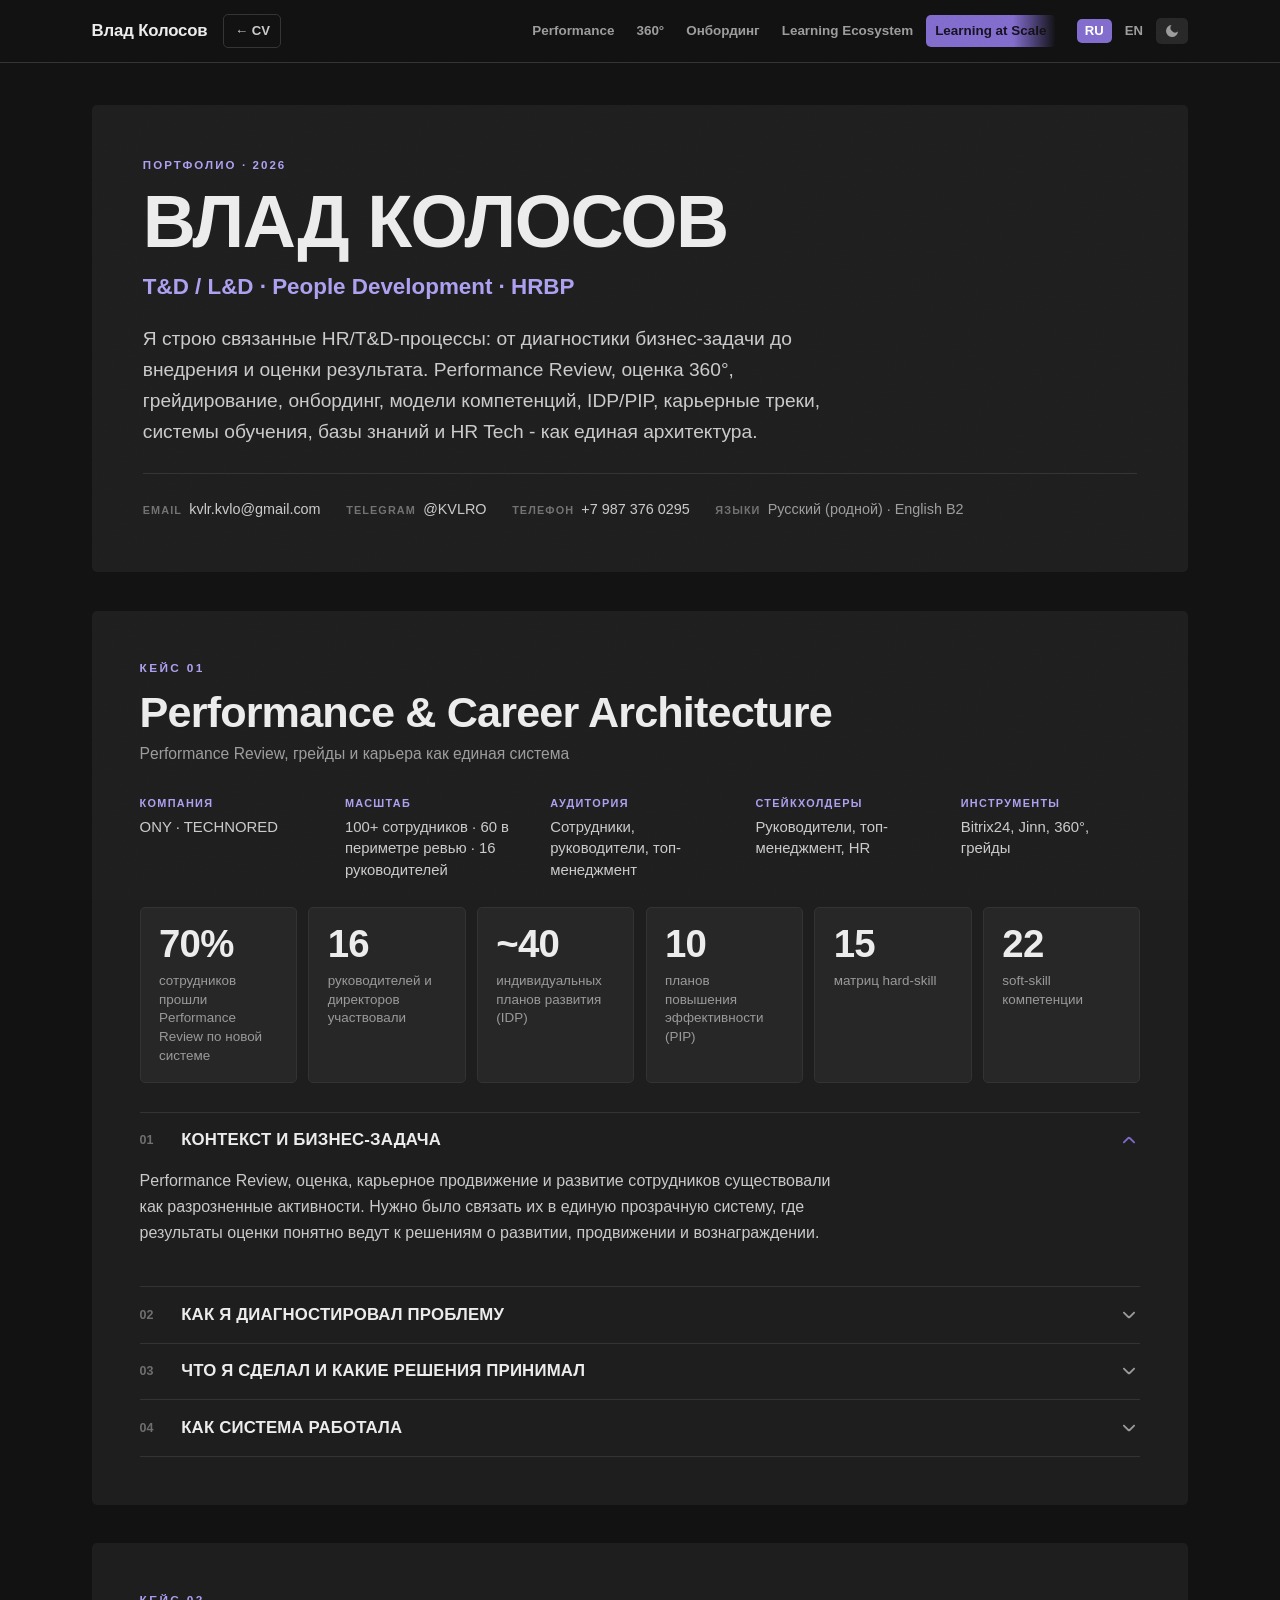
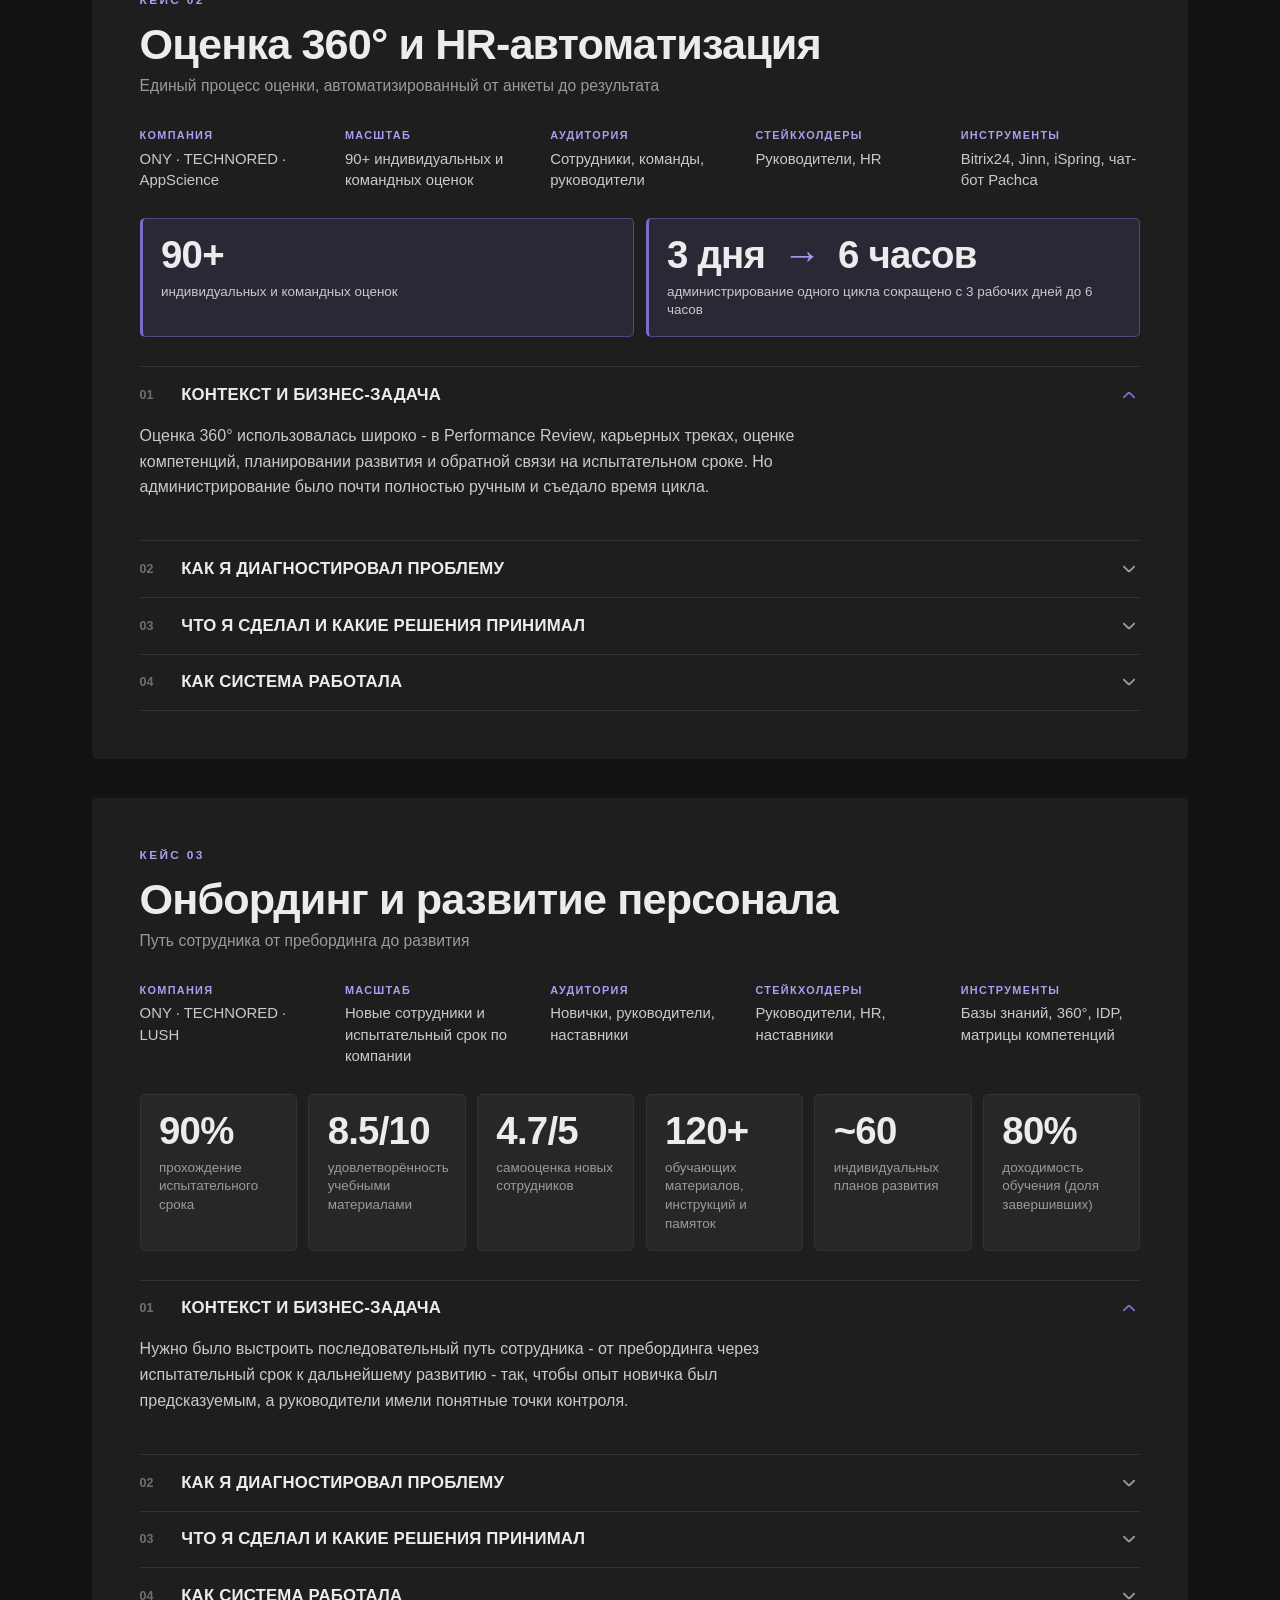
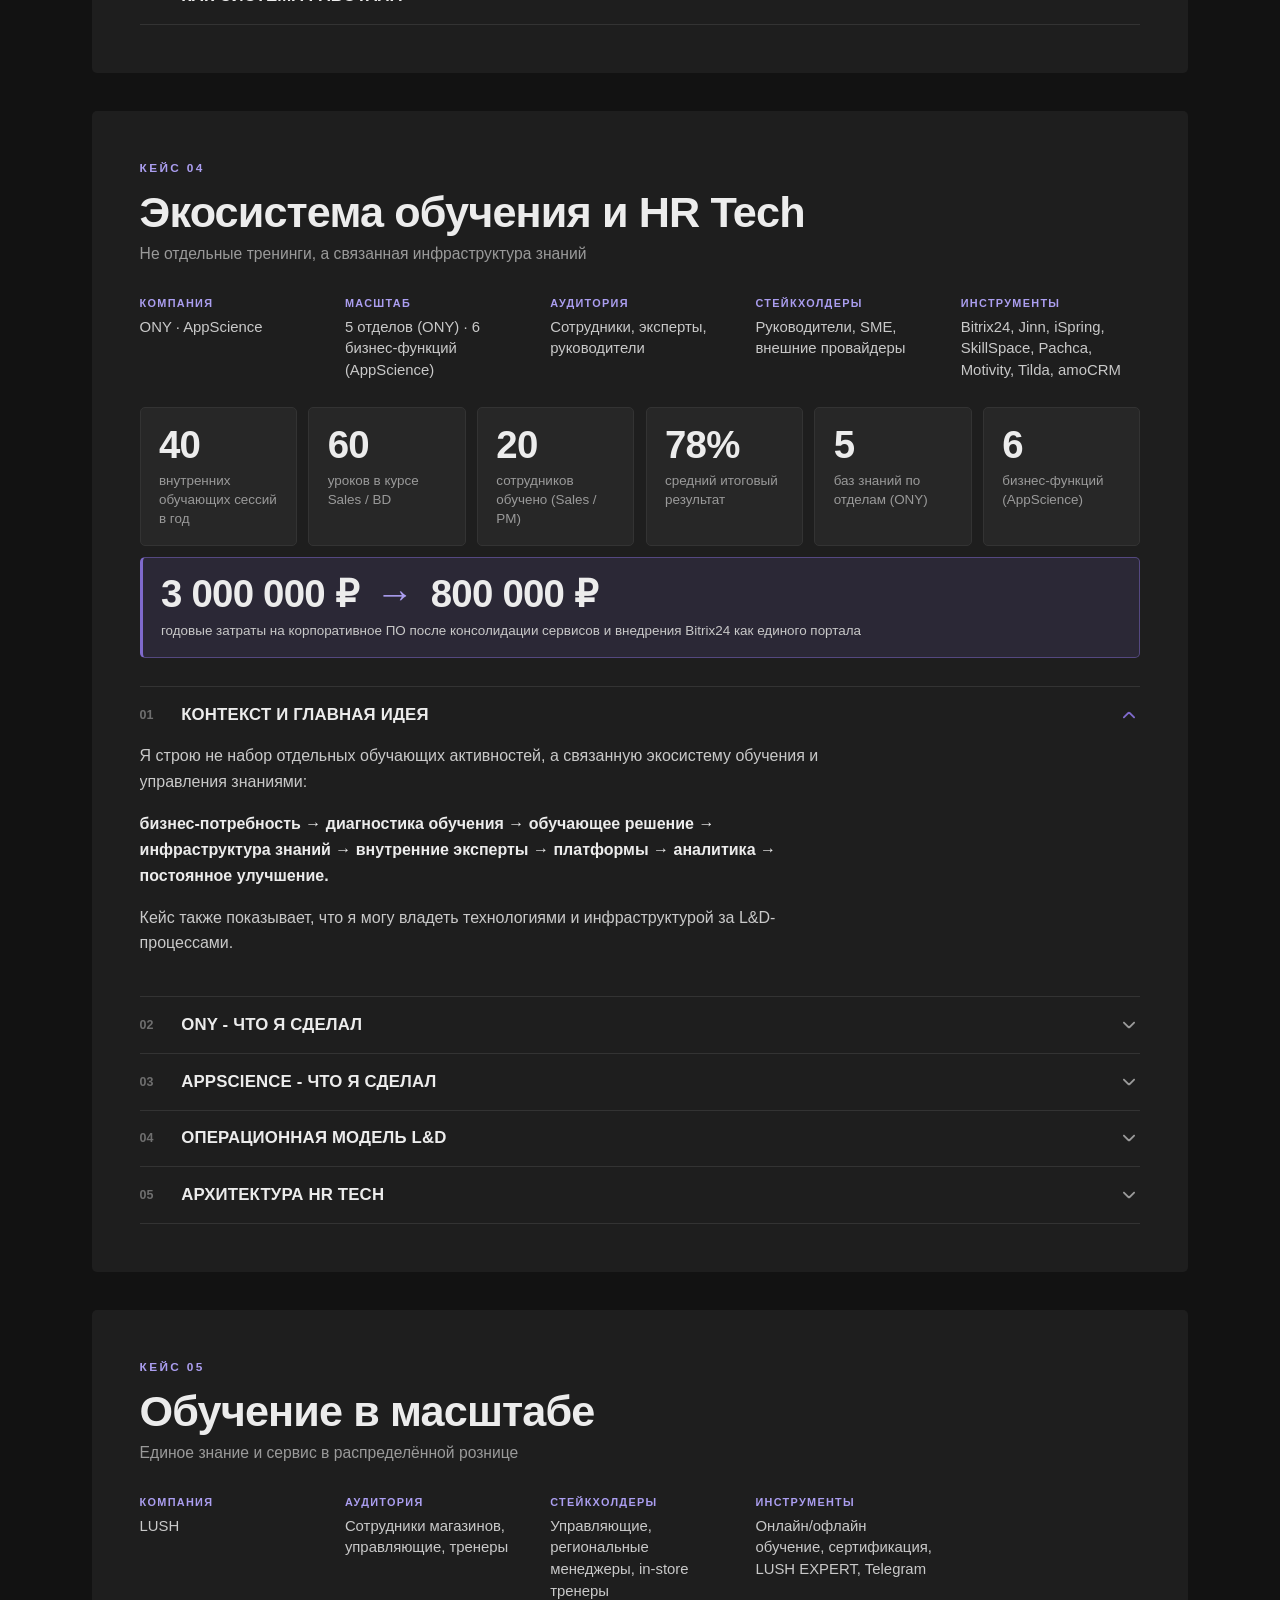
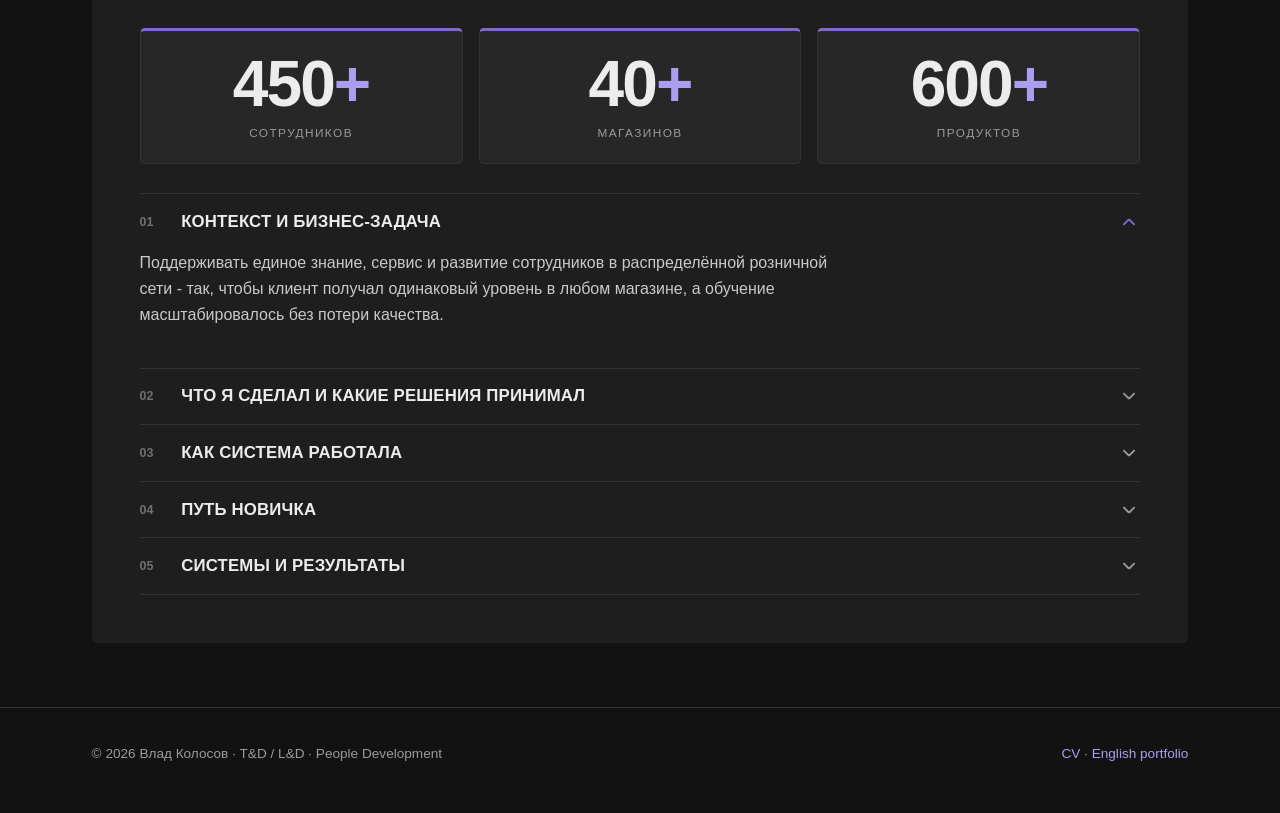
<file: portfolio_ru.html>
<!doctype html>
<html lang="ru">
<head>
<meta charset="utf-8">
<meta name="viewport" content="width=device-width, initial-scale=1">
<title>Влад Колосов - Портфолио · T&D / L&D · People Development</title>
<meta name="description" content="Портфолио Влада Колосова: Performance & Career Architecture, оценка 360° и HR-автоматизация, онбординг, экосистемы обучения и обучение в масштабе. T&D / L&D / People Development.">
<meta name="author" content="Влад Колосов">
<link rel="stylesheet" href="assets/css/base.css?v=2">
<link rel="stylesheet" href="assets/css/portfolio.css?v=2">
<script src="assets/js/theme.js?v=2"></script>
</head>
<body>

<nav class="site-nav no-print">
  <div class="wrap site-nav__row">
    <span class="site-nav__brand"><a href="portfolio_ru.html">Влад Колосов</a></span>
    <a class="site-nav__cv" href="cv_ru.html">← CV</a>
    <div class="site-nav__links">
      <a href="#performance">Performance</a>
      <a href="#assessment">360°</a>
      <a href="#onboarding">Онбординг</a>
      <a href="#ecosystem">Learning Ecosystem</a>
      <a href="#scale">Learning at Scale</a>
    </div>
    <span class="lang-switch">
      <span class="is-active">RU</span>
      <a href="portfolio_en.html">EN</a>
      <button class="theme-toggle" type="button" aria-label="Тема"><span class="ic-moon"></span><span class="ic-sun"></span></button>
    </span>
  </div>
</nav>

<header class="pf-hero">
  <div class="wrap">
    <div class="pf-hero__card">
      <p class="eyebrow">Портфолио · 2026</p>
      <h1>Влад Колосов</h1>
      <p class="role">T&amp;D / L&amp;D · People Development · HRBP</p>
      <p class="lede">
        Я строю связанные HR/T&amp;D-процессы: от диагностики бизнес-задачи до внедрения и оценки
        результата. Performance Review, оценка 360°, грейдирование, онбординг, модели компетенций,
        IDP/PIP, карьерные треки, системы обучения, базы знаний и HR Tech - как единая архитектура.
      </p>
      <div class="pf-hero__contacts">
        <span><span class="lbl">Email</span><a href="mailto:kvlr.kvlo@gmail.com">kvlr.kvlo@gmail.com</a></span>
        <span><span class="lbl">Telegram</span><a href="https://t.me/KVLRO" target="_blank" rel="noopener">@KVLRO</a></span>
        <span><span class="lbl">Телефон</span><a href="tel:+79873760295">+7 987 376 0295</a></span>
        <span><span class="lbl">Языки</span>Русский (родной) · English B2</span>
      </div>
    </div>
  </div>
</header>

<main class="wrap">

  <!-- ================= CASE 01 - Performance ================= -->
  <section class="case" id="performance">
    <p class="case__num">Кейс 01</p>
    <h2 class="case__title">Performance &amp; Career Architecture</h2>
    <p class="case__co">Performance Review, грейды и карьера как единая система</p>

    <dl class="case__meta case__meta--row">
      <div><dt>Компания</dt><dd>ONY · TECHNORED</dd></div>
      <div><dt>Масштаб</dt><dd>100+ сотрудников · 60 в периметре ревью · 16 руководителей</dd></div>
      <div><dt>Аудитория</dt><dd>Сотрудники, руководители, топ-менеджмент</dd></div>
      <div><dt>Стейкхолдеры</dt><dd>Руководители, топ-менеджмент, HR</dd></div>
      <div><dt>Инструменты</dt><dd>Bitrix24, Jinn, 360°, грейды</dd></div>
    </dl>

    <div class="case__metrics">
      <div class="metric-grid">
        <div class="metric"><div class="metric__num">70%</div><div class="metric__label">сотрудников прошли Performance Review по новой системе</div></div>
        <div class="metric"><div class="metric__num">16</div><div class="metric__label">руководителей и директоров участвовали</div></div>
        <div class="metric"><div class="metric__num">~40</div><div class="metric__label">индивидуальных планов развития (IDP)</div></div>
        <div class="metric"><div class="metric__num">10</div><div class="metric__label">планов повышения эффективности (PIP)</div></div>
        <div class="metric"><div class="metric__num">15</div><div class="metric__label">матриц hard-skill</div></div>
        <div class="metric"><div class="metric__num">22</div><div class="metric__label">soft-skill компетенции</div></div>
      </div>
    </div>

    <div class="case__sections">
      <div class="accordion">
        <div class="accordion__item">
          <button class="accordion__btn"><span class="accordion__idx">01</span><span class="accordion__t">Контекст и бизнес-задача</span><span class="accordion__chev"></span></button>
          <div class="accordion__panel"><div class="accordion__inner">
            <p>Performance Review, оценка, карьерное продвижение и развитие сотрудников существовали
            как разрозненные активности. Нужно было связать их в единую прозрачную систему, где
            результаты оценки понятно ведут к решениям о развитии, продвижении и вознаграждении.</p>
          </div></div>
        </div>
        <div class="accordion__item">
          <button class="accordion__btn"><span class="accordion__idx">02</span><span class="accordion__t">Как я диагностировал проблему</span><span class="accordion__chev"></span></button>
          <div class="accordion__panel"><div class="accordion__inner">
            <ul class="dashed">
              <li>Разобрал существующий процесс ревью и точки, где терялась прозрачность.</li>
              <li>Собрал ожидания руководителей и директоров к оценке, продвижению и калибровке.</li>
              <li>Определил, каких связок не хватает: оценка → грейд → развитие → компенсация.</li>
            </ul>
          </div></div>
        </div>
        <div class="accordion__item">
          <button class="accordion__btn"><span class="accordion__idx">03</span><span class="accordion__t">Что я сделал и какие решения принимал</span><span class="accordion__chev"></span></button>
          <div class="accordion__panel"><div class="accordion__inner">
            <ul class="dashed">
              <li>Переработал Performance Review.</li>
              <li>Разработал архитектуру грейдов.</li>
              <li>Создал критерии продвижения.</li>
              <li>Связал грейды с оценкой 360° и Performance Review.</li>
              <li>Внедрил 9-box, HiPo и HiPro.</li>
              <li>Связал результаты с IDP, PIP, продвижением, зоной ответственности и решениями по компенсациям.</li>
              <li>Обучил руководителей калибровке, обратной связи и карьерным разговорам.</li>
            </ul>
          </div></div>
        </div>
        <div class="accordion__item">
          <button class="accordion__btn"><span class="accordion__idx">04</span><span class="accordion__t">Как система работала</span><span class="accordion__chev"></span></button>
          <div class="accordion__panel"><div class="accordion__inner">
            <p>Единый цикл: сотрудник проходит Performance Review и 360°, результаты ложатся на
            грейдовую сетку и 9-box, а из этого рождаются конкретные решения - IDP для развития,
            PIP при отставании, калибровка компенсаций и зоны ответственности, кандидаты в HiPo/HiPro.
            Руководители работали в общей логике благодаря обучению калибровке и фидбэку.</p>
            <div class="viz-wrap">
              <p class="viz-head">9-box · результативность × потенциал</p>
              <div class="ninebox">
                <div class="ninebox__yaxis">Потенциал →</div>
                <div class="ninebox__grid">
                  <div class="ninebox__cell t2">Требует внимания</div>
                  <div class="ninebox__cell t1">Будущий лидер</div>
                  <div class="ninebox__cell t1">Звезда</div>
                  <div class="ninebox__cell t3">Непостоянный вклад</div>
                  <div class="ninebox__cell t2">Ключевой игрок</div>
                  <div class="ninebox__cell t1">Высокий результат</div>
                  <div class="ninebox__cell t3">Зона риска</div>
                  <div class="ninebox__cell t3">Надёжный специалист</div>
                  <div class="ninebox__cell t2">Эксперт</div>
                </div>
                <div></div>
                <div class="ninebox__xaxis">Результативность →</div>
              </div>
              <p class="viz-caption">Иллюстрация используемого фреймворка с обобщёнными подписями - не данные компании.</p>
            </div>
          </div></div>
        </div>
      </div>
    </div>
  </section>

  <!-- ================= CASE 02 - 360° ================= -->
  <section class="case" id="assessment">
    <p class="case__num">Кейс 02</p>
    <h2 class="case__title">Оценка 360° и HR-автоматизация</h2>
    <p class="case__co">Единый процесс оценки, автоматизированный от анкеты до результата</p>

    <dl class="case__meta case__meta--row">
      <div><dt>Компания</dt><dd>ONY · TECHNORED · AppScience</dd></div>
      <div><dt>Масштаб</dt><dd>90+ индивидуальных и командных оценок</dd></div>
      <div><dt>Аудитория</dt><dd>Сотрудники, команды, руководители</dd></div>
      <div><dt>Стейкхолдеры</dt><dd>Руководители, HR</dd></div>
      <div><dt>Инструменты</dt><dd>Bitrix24, Jinn, iSpring, чат-бот Pachca</dd></div>
    </dl>

    <div class="case__metrics">
      <div class="metrics-2">
        <div class="metric metric--hero"><div class="metric__num">90+</div><div class="metric__label">индивидуальных и командных оценок</div></div>
        <div class="metric metric--hero"><div class="metric__num">3 дня <span class="arrow">→</span> 6 часов</div><div class="metric__label">администрирование одного цикла сокращено с 3 рабочих дней до 6 часов</div></div>
      </div>
    </div>

    <div class="case__sections">
      <div class="accordion">
        <div class="accordion__item">
          <button class="accordion__btn"><span class="accordion__idx">01</span><span class="accordion__t">Контекст и бизнес-задача</span><span class="accordion__chev"></span></button>
          <div class="accordion__panel"><div class="accordion__inner">
            <p>Оценка 360° использовалась широко - в Performance Review, карьерных треках, оценке
            компетенций, планировании развития и обратной связи на испытательном сроке. Но
            администрирование было почти полностью ручным и съедало время цикла.</p>
          </div></div>
        </div>
        <div class="accordion__item">
          <button class="accordion__btn"><span class="accordion__idx">02</span><span class="accordion__t">Как я диагностировал проблему</span><span class="accordion__chev"></span></button>
          <div class="accordion__panel"><div class="accordion__inner">
            <ul class="dashed">
              <li>Прошёл цикл оценки от начала до конца и зафиксировал ручные шаги и потери времени.</li>
              <li>Выделил повторяющиеся сценарии, которые можно стандартизировать и автоматизировать.</li>
              <li>Определил, как результаты должны стыковаться с грейдами, ревью и развитием.</li>
            </ul>
          </div></div>
        </div>
        <div class="accordion__item">
          <button class="accordion__btn"><span class="accordion__idx">03</span><span class="accordion__t">Что я сделал и какие решения принимал</span><span class="accordion__chev"></span></button>
          <div class="accordion__panel"><div class="accordion__inner">
            <ul class="dashed">
              <li>Формализовал процесс, роли и сроки.</li>
              <li>Разработал анкеты и шкалы.</li>
              <li>Создал несколько сценариев оценки под разные задачи.</li>
              <li>Связал результаты с грейдами, ревью и развитием.</li>
              <li>Автоматизировал администрирование и сбор результатов.</li>
            </ul>
          </div></div>
        </div>
        <div class="accordion__item">
          <button class="accordion__btn"><span class="accordion__idx">04</span><span class="accordion__t">Как система работала</span><span class="accordion__chev"></span></button>
          <div class="accordion__panel"><div class="accordion__inner">
            <p>Запуск оценки, рассылки и напоминания, сбор ответов и формирование результатов шли
            через связку Bitrix24, Jinn, iSpring и чат-бота Pachca. Ручная рутина заменена на
            настроенный сценарий, а результаты сразу использовались в развитии и ревью.</p>
          </div></div>
        </div>
      </div>
    </div>
  </section>

  <!-- ================= CASE 03 - Онбординг ================= -->
  <section class="case" id="onboarding">
    <p class="case__num">Кейс 03</p>
    <h2 class="case__title">Онбординг и развитие персонала</h2>
    <p class="case__co">Путь сотрудника от пребординга до развития</p>

    <dl class="case__meta case__meta--row">
      <div><dt>Компания</dt><dd>ONY · TECHNORED · LUSH</dd></div>
      <div><dt>Масштаб</dt><dd>Новые сотрудники и испытательный срок по компании</dd></div>
      <div><dt>Аудитория</dt><dd>Новички, руководители, наставники</dd></div>
      <div><dt>Стейкхолдеры</dt><dd>Руководители, HR, наставники</dd></div>
      <div><dt>Инструменты</dt><dd>Базы знаний, 360°, IDP, матрицы компетенций</dd></div>
    </dl>

    <div class="case__metrics">
      <div class="metric-grid">
        <div class="metric"><div class="metric__num">90%</div><div class="metric__label">прохождение испытательного срока</div></div>
        <div class="metric"><div class="metric__num">8.5/10</div><div class="metric__label">удовлетворённость учебными материалами</div></div>
        <div class="metric"><div class="metric__num">4.7/5</div><div class="metric__label">самооценка новых сотрудников</div></div>
        <div class="metric"><div class="metric__num">120+</div><div class="metric__label">обучающих материалов, инструкций и памяток</div></div>
        <div class="metric"><div class="metric__num">~60</div><div class="metric__label">индивидуальных планов развития</div></div>
        <div class="metric"><div class="metric__num">80%</div><div class="metric__label">доходимость обучения (доля завершивших)</div></div>
      </div>
    </div>

    <div class="case__sections">
      <div class="accordion">
        <div class="accordion__item">
          <button class="accordion__btn"><span class="accordion__idx">01</span><span class="accordion__t">Контекст и бизнес-задача</span><span class="accordion__chev"></span></button>
          <div class="accordion__panel"><div class="accordion__inner">
            <p>Нужно было выстроить последовательный путь сотрудника - от пребординга через
            испытательный срок к дальнейшему развитию - так, чтобы опыт новичка был предсказуемым,
            а руководители имели понятные точки контроля.</p>
          </div></div>
        </div>
        <div class="accordion__item">
          <button class="accordion__btn"><span class="accordion__idx">02</span><span class="accordion__t">Как я диагностировал проблему</span><span class="accordion__chev"></span></button>
          <div class="accordion__panel"><div class="accordion__inner">
            <ul class="dashed">
              <li>Собрал точки, где новички теряли темп или контекст.</li>
              <li>Согласовал с руководителями ожидания к концу испытательного срока.</li>
              <li>Определил, какие материалы и практики нужны на каждом этапе.</li>
            </ul>
          </div></div>
        </div>
        <div class="accordion__item">
          <button class="accordion__btn"><span class="accordion__idx">03</span><span class="accordion__t">Что я сделал и какие решения принимал</span><span class="accordion__chev"></span></button>
          <div class="accordion__panel"><div class="accordion__inner">
            <ul class="dashed">
              <li>Пребординг и онбординг.</li>
              <li>Планы обучения и мониторинг испытательного срока.</li>
              <li>360° на выходе из испытательного срока.</li>
              <li>Матрицы компетенций и IDP.</li>
              <li>Регулярные 1:1 и практики обратной связи.</li>
              <li>Система сертификации и обучения.</li>
            </ul>
          </div></div>
        </div>
        <div class="accordion__item">
          <button class="accordion__btn"><span class="accordion__idx">04</span><span class="accordion__t">Как система работала</span><span class="accordion__chev"></span></button>
          <div class="accordion__panel"><div class="accordion__inner">
            <p>Единый путь сотрудника: пребординг → первый день → испытательный срок с контрольными
            точками → итоги через 360° → развитие. На каждом этапе - своя цель и понятные задачи.</p>

            <div class="viz-wrap">
              <p class="viz-head">Роадмап онбординга</p>
              <div class="steps">
                <div class="step">
                  <h5>Пребординг</h5>
                  <p>Доступы, техника и welcome-материалы готовы к первому дню.</p>
                </div>
                <div class="step">
                  <h5>1 день</h5>
                  <div class="tasks">
                    <span>Welcome-тренинг</span><span>Документы</span><span>Welcome-письмо</span>
                    <span>Доступы во все сервисы</span><span>Настройка профилей</span>
                    <span>Базовые инструменты</span><span>Рассказ о себе</span>
                    <span>Встреча HR + руководитель по плану адаптации</span>
                  </div>
                </div>
                <div class="step">
                  <h5>1 неделя</h5>
                  <div class="tasks"><span>Важные чаты</span><span>Знакомство с командой</span><span>Орг.структура</span></div>
                </div>
                <div class="step">
                  <h5>1 месяц</h5>
                  <div class="tasks"><span>Командные встречи агентства</span><span>Встреча HR + руководитель по итогам месяца</span></div>
                </div>
                <div class="step">
                  <h5>2 месяц</h5>
                  <div class="tasks"><span>1-1 с HR</span><span>Встреча HR + руководитель по итогам</span></div>
                </div>
                <div class="step">
                  <h5>3 месяц</h5>
                  <div class="tasks"><span>1-1 с HR по итогам онбординга</span><span>Анкета-оценка по итогам</span><span>Презентация</span><span>Встреча HR + руководитель по итогам адаптации</span></div>
                </div>
                <div class="step">
                  <h5>Итоги ИС</h5>
                  <p>Сбор фидбека через 360° → решение по итогам испытательного срока → IDP на следующие 3 месяца.</p>
                </div>
              </div>
            </div>

            <div class="viz-wrap">
              <p class="viz-head">Задачи на испытательный срок</p>
              <p class="job__desc" style="margin:0 0 .7rem">Конкретные задачи зависят от роли; ниже - обобщённая логика: задача → цель → ожидаемый результат.</p>
              <div class="igoals">
                <div class="igoals__row head"><span>Задача</span><span>Цель</span><span>Ожидаемый результат</span></div>
                <div class="igoals__row"><b>Освоить инструменты и процессы роли</b><span class="goal">Самостоятельность в базовых задачах</span><span>Выполняет типовые задачи без сопровождения</span></div>
                <div class="igoals__row"><b>Погрузиться в продукт, команду и контекст</b><span class="goal">Понимание ролей и зон ответственности</span><span>Знает, к кому и по каким вопросам обращаться</span></div>
                <div class="igoals__row"><b>Пройти учебный план роли</b><span class="goal">Закрыть базовые компетенции</span><span>Успешно проходит проверку знаний</span></div>
                <div class="igoals__row"><b>Показать первые результаты в задачах</b><span class="goal">Подтвердить соответствие роли</span><span>Положительная оценка руководителя на ревью по итогам ИС</span></div>
              </div>
            </div>

            <div class="viz-wrap">
              <p class="viz-head">3 / 6 / 9 / 12</p>
              <p class="job__desc" style="margin:0">После успешного прохождения испытательного срока задачи ежеквартально комфортно форсировались - с понятными ожидаемыми результатами. Спустя год работы сотрудник проходил Performance Review, по итогам которого определялся или подтверждался грейд и принималось решение о способе дальнейшего развития: сохранение условий и обязанностей, пересмотр компенсации, запуск карьерного трека или составление PIP.</p>
            </div>
          </div></div>
        </div>
      </div>
    </div>
  </section>

  <!-- ================= CASE 04 - Learning Ecosystem ================= -->
  <section class="case" id="ecosystem">
    <p class="case__num">Кейс 04</p>
    <h2 class="case__title">Экосистема обучения и HR Tech</h2>
    <p class="case__co">Не отдельные тренинги, а связанная инфраструктура знаний</p>

    <dl class="case__meta case__meta--row">
      <div><dt>Компания</dt><dd>ONY · AppScience</dd></div>
      <div><dt>Масштаб</dt><dd>5 отделов (ONY) · 6 бизнес-функций (AppScience)</dd></div>
      <div><dt>Аудитория</dt><dd>Сотрудники, эксперты, руководители</dd></div>
      <div><dt>Стейкхолдеры</dt><dd>Руководители, SME, внешние провайдеры</dd></div>
      <div><dt>Инструменты</dt><dd>Bitrix24, Jinn, iSpring, SkillSpace, Pachca, Motivity, Tilda, amoCRM</dd></div>
    </dl>

    <div class="case__metrics">
      <div class="metric-grid">
        <div class="metric"><div class="metric__num">40</div><div class="metric__label">внутренних обучающих сессий в год</div></div>
        <div class="metric"><div class="metric__num">60</div><div class="metric__label">уроков в курсе Sales / BD</div></div>
        <div class="metric"><div class="metric__num">20</div><div class="metric__label">сотрудников обучено (Sales / PM)</div></div>
        <div class="metric"><div class="metric__num">78%</div><div class="metric__label">средний итоговый результат</div></div>
        <div class="metric"><div class="metric__num">5</div><div class="metric__label">баз знаний по отделам (ONY)</div></div>
        <div class="metric"><div class="metric__num">6</div><div class="metric__label">бизнес-функций (AppScience)</div></div>
        <div class="metric metric--hero"><div class="metric__num">3 000 000 ₽ <span class="arrow">→</span> 800 000 ₽</div><div class="metric__label">годовые затраты на корпоративное ПО после консолидации сервисов и внедрения Bitrix24 как единого портала</div></div>
      </div>
    </div>

    <div class="case__sections">
      <div class="accordion">
        <div class="accordion__item">
          <button class="accordion__btn"><span class="accordion__idx">01</span><span class="accordion__t">Контекст и главная идея</span><span class="accordion__chev"></span></button>
          <div class="accordion__panel"><div class="accordion__inner">
            <p>Я строю не набор отдельных обучающих активностей, а связанную экосистему обучения и
            управления знаниями:</p>
            <p><strong>бизнес-потребность → диагностика обучения → обучающее решение → инфраструктура
            знаний → внутренние эксперты → платформы → аналитика → постоянное улучшение.</strong></p>
            <p>Кейс также показывает, что я могу владеть технологиями и инфраструктурой за L&amp;D-процессами.</p>
          </div></div>
        </div>
        <div class="accordion__item">
          <button class="accordion__btn"><span class="accordion__idx">02</span><span class="accordion__t">ONY - что я сделал</span><span class="accordion__chev"></span></button>
          <div class="accordion__panel"><div class="accordion__inner">
            <ul class="dashed">
              <li>Диагностировал потребность в обучении вместе с руководителями и внутренними экспертами.</li>
              <li>Создал ежеквартальные планы обучения.</li>
              <li>Организовал ~40 внутренних обучающих и knowledge-sharing сессий за год.</li>
              <li>Разработал курс по агентским услугам на 60 уроков для Sales / BD и Project Management.</li>
              <li>20 сотрудников прошли программу; средний итоговый результат - 78%.</li>
              <li>Создал общую базу знаний для онбординга и отдельные базы знаний для всех 5 отделов.</li>
              <li>Развил пул внутренних экспертов и регулярные практики обмена знаниями.</li>
              <li>Работал с Bitrix24, Jinn, iSpring, SkillSpace и Pachca.</li>
              <li>Внедрил Bitrix24 как единый корпоративный портал.</li>
              <li>Консолидировал корпоративные сервисы и снизил годовые затраты на ПО с 3 000 000 до 800 000 рублей.</li>
            </ul>
          </div></div>
        </div>
        <div class="accordion__item">
          <button class="accordion__btn"><span class="accordion__idx">03</span><span class="accordion__t">AppScience - что я сделал</span><span class="accordion__chev"></span></button>
          <div class="accordion__panel"><div class="accordion__inner">
            <p>Построил и вёл процессы обучения для 6 бизнес-функций:</p>
            <div class="chips" style="margin:.2rem 0 1rem">
              <span class="chip chip--accent">Overseas</span>
              <span class="chip chip--accent">Supply Chain</span>
              <span class="chip chip--accent">Operations</span>
              <span class="chip chip--accent">Finance</span>
              <span class="chip chip--accent">Legal</span>
              <span class="chip chip--accent">HR</span>
            </div>
            <ul class="dashed">
              <li>Анализ потребности в обучении.</li>
              <li>Взаимодействие с руководителями и SME.</li>
              <li>Карты знаний и модели компетенций.</li>
              <li>Воркшопы, вебинары, e-learning.</li>
              <li>Базы знаний отделов и корпоративный английский.</li>
              <li>Развитие руководителей уровней Head и Middle.</li>
              <li>Внешние провайдеры обучения.</li>
              <li>Корпоративный портал Motivity; инфраструктура знаний на Tilda и amoCRM.</li>
              <li>Внутренний образовательный подкаст.</li>
            </ul>
          </div></div>
        </div>
        <div class="accordion__item">
          <button class="accordion__btn"><span class="accordion__idx">04</span><span class="accordion__t">Операционная модель L&amp;D</span><span class="accordion__chev"></span></button>
          <div class="accordion__panel"><div class="accordion__inner">
            <div class="steps roadmap">
              <div class="step"><span class="step__n">01</span><h5>Диагностика</h5><p>Бизнес-потребности · интервью · данные оценки</p></div>
              <div class="step"><span class="step__n">02</span><h5>Дизайн</h5><p>Формат обучения · целевое поведение · метрики</p></div>
              <div class="step"><span class="step__n">03</span><h5>Реализация</h5><p>Курсы · воркшопы · эксперты · самообучение</p></div>
              <div class="step"><span class="step__n">04</span><h5>Инфраструктура</h5><p>Базы знаний · LMS · корпоративный портал</p></div>
              <div class="step"><span class="step__n">05</span><h5>Измерение</h5><p>Доходимость · оценка · обратная связь · поведение</p></div>
              <div class="step"><span class="step__n">06</span><h5>Улучшение</h5><p>Итерации по данным и обратной связи бизнеса</p></div>
            </div>
          </div></div>
        </div>
        <div class="accordion__item">
          <button class="accordion__btn"><span class="accordion__idx">05</span><span class="accordion__t">Архитектура HR Tech</span><span class="accordion__chev"></span></button>
          <div class="accordion__panel"><div class="accordion__inner">
            <div class="arch">
              <div class="arch__node"><h5>Bitrix24</h5><div class="arch__role">Корпоративный портал</div><ul><li>онбординг</li><li>базы знаний</li><li>внутренние коммуникации</li><li>навигация сотрудника</li></ul></div>
              <div class="arch__node"><h5>Jinn</h5><div class="arch__role">Оценка</div><ul><li>опросы</li><li>360°</li><li>ассессмент</li><li>IDP</li></ul></div>
              <div class="arch__node"><h5>iSpring / SkillSpace</h5><div class="arch__role">Обучение</div><ul><li>курсы</li><li>тестирование</li><li>учебный контент</li></ul></div>
              <div class="arch__node"><h5>Pachca</h5><div class="arch__role">Автоматизация</div><ul><li>уведомления</li><li>чат-бот и сценарии</li></ul></div>
            </div>
            <p class="viz-caption">Инфраструктура корпоративного обучения - как связаны платформы.</p>
          </div></div>
        </div>
      </div>
    </div>
  </section>

  <!-- ================= CASE 05 - Learning at Scale ================= -->
  <section class="case" id="scale">
    <p class="case__num">Кейс 05</p>
    <h2 class="case__title">Обучение в масштабе</h2>
    <p class="case__co">Единое знание и сервис в распределённой рознице</p>

    <dl class="case__meta case__meta--row">
      <div><dt>Компания</dt><dd>LUSH</dd></div>
      <div><dt>Аудитория</dt><dd>Сотрудники магазинов, управляющие, тренеры</dd></div>
      <div><dt>Стейкхолдеры</dt><dd>Управляющие, региональные менеджеры, in-store тренеры</dd></div>
      <div><dt>Инструменты</dt><dd>Онлайн/офлайн обучение, сертификация, LUSH EXPERT, Telegram</dd></div>
    </dl>

    <div class="case__metrics">
      <div class="scale">
        <div class="scale__item"><div class="scale__num">450<em>+</em></div><div class="scale__label">сотрудников</div></div>
        <div class="scale__item"><div class="scale__num">40<em>+</em></div><div class="scale__label">магазинов</div></div>
        <div class="scale__item"><div class="scale__num">600<em>+</em></div><div class="scale__label">продуктов</div></div>
      </div>
    </div>

    <div class="case__sections">
      <div class="accordion">
        <div class="accordion__item">
          <button class="accordion__btn"><span class="accordion__idx">01</span><span class="accordion__t">Контекст и бизнес-задача</span><span class="accordion__chev"></span></button>
          <div class="accordion__panel"><div class="accordion__inner">
            <p>Поддерживать единое знание, сервис и развитие сотрудников в распределённой розничной
            сети - так, чтобы клиент получал одинаковый уровень в любом магазине, а обучение
            масштабировалось без потери качества.</p>
          </div></div>
        </div>
        <div class="accordion__item">
          <button class="accordion__btn"><span class="accordion__idx">02</span><span class="accordion__t">Что я сделал и какие решения принимал</span><span class="accordion__chev"></span></button>
          <div class="accordion__panel"><div class="accordion__inner">
            <ul class="dashed">
              <li>Онлайн-, офлайн- и гибридное обучение.</li>
              <li>Продуктовые тренинги, тренинги продаж и сервиса.</li>
              <li>Полевой коучинг и поддержка новых управляющих и их заместителей.</li>
              <li>Методическая поддержка in-store тренеров.</li>
              <li>Планы развития команд (Team Development Plans).</li>
              <li>Сертификация, онбординг и управление знаниями.</li>
            </ul>
          </div></div>
        </div>
        <div class="accordion__item">
          <button class="accordion__btn"><span class="accordion__idx">03</span><span class="accordion__t">Как система работала</span><span class="accordion__chev"></span></button>
          <div class="accordion__panel"><div class="accordion__inner">
            <div class="viz-wrap">
              <p class="viz-head">Каскад обучения</p>
              <div class="steps">
                <div class="step"><h5>Центральный L&amp;D</h5><p>Методология, программы и стандарты обучения.</p></div>
                <div class="step"><h5>Управляющие магазинов</h5><p>Транслируют стандарты и развивают команды на местах.</p></div>
                <div class="step"><h5>In-store тренеры</h5><p>Проводят обучение и поддерживают знания внутри магазина.</p></div>
                <div class="step"><h5>Команды магазинов</h5><p>Продукт, продажи и сервис на единой планке.</p></div>
              </div>
            </div>
            <div class="viz-wrap">
              <p class="viz-head">Экосистема обучения</p>
              <div class="chips">
                <span class="chip">Онбординг</span>
                <span class="chip">Знание продукта</span>
                <span class="chip">Продажи</span>
                <span class="chip">Клиентский сервис</span>
                <span class="chip">Сертификация</span>
                <span class="chip">Полевой коучинг</span>
                <span class="chip">Развитие руководителей</span>
                <span class="chip">База знаний</span>
              </div>
            </div>
            <p class="job__desc">Экзамены и аттестации проводились и онлайн, и офлайн - непосредственно в магазинах, что позволяло централизованно проверять знания по всей сети.</p>
          </div></div>
        </div>
        <div class="accordion__item">
          <button class="accordion__btn"><span class="accordion__idx">04</span><span class="accordion__t">Путь новичка</span><span class="accordion__chev"></span></button>
          <div class="accordion__panel"><div class="accordion__inner">
            <div class="steps roadmap">
              <div class="step"><span class="step__n">01</span><h5>День 1</h5><p>Старт и адаптация</p></div>
              <div class="step"><span class="step__n">02</span><h5>Продукт и бренд</h5><p>Знание ассортимента</p></div>
              <div class="step"><span class="step__n">03</span><h5>Продажи и сервис</h5><p>Стандарты общения</p></div>
              <div class="step"><span class="step__n">04</span><h5>Практика</h5><p>Отработка в зале</p></div>
              <div class="step"><span class="step__n">05</span><h5>Проверка знаний</h5><p>Экзамен онлайн и офлайн</p></div>
              <div class="step"><span class="step__n">06</span><h5>Сертификация</h5><p>Подтверждение уровня</p></div>
              <div class="step"><span class="step__n">07</span><h5>Развитие</h5><p>Дальнейший рост</p></div>
            </div>
            <p class="viz-caption">New Starter Roadmap - пояснительная схема внедрённого процесса, не внутренний документ LUSH.</p>
          </div></div>
        </div>
        <div class="accordion__item">
          <button class="accordion__btn"><span class="accordion__idx">05</span><span class="accordion__t">Системы и результаты</span><span class="accordion__chev"></span></button>
          <div class="accordion__panel"><div class="accordion__inner">
            <ul class="dashed">
              <li>Перевёл проверку знаний в единый формат: экзамены и аттестации онлайн и офлайн в магазинах.</li>
              <li>Запустил регулярную сертификацию.</li>
              <li>Создал Intern Roadmap и New Starter Roadmap.</li>
              <li>Создал портал знаний LUSH EXPERT.</li>
              <li>Запустил обучающий Telegram-канал.</li>
            </ul>
          </div></div>
        </div>
      </div>
    </div>
  </section>

</main>

<footer class="site-foot no-print">
  <div class="wrap">
    <span>© 2026 Влад Колосов · T&amp;D / L&amp;D · People Development</span>
    <span><a href="cv_ru.html">CV</a> · <a href="portfolio_en.html">English portfolio</a></span>
  </div>
</footer>

<script src="assets/js/glow.js?v=2"></script>
<script src="assets/js/portfolio.js?v=2"></script>
</body>
</html>
</file>
<file: assets/css/base.css>
/* ==========================================================================
   Vlad Kolosov — CV & Portfolio
   base.css — design system: tokens, reset, typography, shared UI, print
   Dark theme (TuneLab-inspired) · lavender accent · 5px radius everywhere
   ========================================================================== */

/* --- Design tokens -------------------------------------------------------- */
:root {
  /* Palette — dark UI with violet accent */
  --bg:        #121212;   /* page */
  --bg-alt:    #1A1A1A;   /* subtle hover / strips */
  --bg-card:   #1E1E1E;   /* cards / panels — main surface under text */
  --bg-elev:   #272727;   /* elevated: chips, meta boxes, metrics */
  --ink:       #ECECEC;   /* primary text */
  --ink-soft:  #C9C9C9;
  --muted:     #9A9A9A;   /* secondary text */
  --faint:     #6F6F6F;   /* labels / captions */
  --line:      #333333;
  --line-soft: #262626;
  --accent:      #7F6ACC; /* violet */
  --accent-2:    #9A88E0; /* hover / bright */
  --accent-ink:  #AB9EF0; /* accent text on dark */
  --accent-bg:   rgba(127,106,204,.14);
  --accent-line: rgba(127,106,204,.5);

  /* Typography — clean grotesque, no serif */
  --font-sans: "Helvetica Neue", Arial, "Segoe UI", sans-serif;
  --font-display: var(--font-sans);

  /* Chevron icon (up-caret) used for every collapsible/accordion toggle */
  --chevron: url("data:image/svg+xml,%3Csvg xmlns='http://www.w3.org/2000/svg' viewBox='0 0 24 24'%3E%3Cpath d='M18.2929 15.2893C18.6834 14.8988 18.6834 14.2656 18.2929 13.8751L13.4007 8.98766C12.6195 8.20726 11.3537 8.20757 10.5729 8.98835L5.68257 13.8787C5.29205 14.2692 5.29205 14.9024 5.68257 15.2929C6.0731 15.6835 6.70626 15.6835 7.09679 15.2929L11.2824 11.1073C11.673 10.7168 12.3061 10.7168 12.6966 11.1073L16.8787 15.2893C17.2692 15.6798 17.9024 15.6798 18.2929 15.2893Z' fill='%23000'/%3E%3C/svg%3E");
  --ic-moon: url("data:image/svg+xml,%3Csvg xmlns='http://www.w3.org/2000/svg' viewBox='0 0 24 24'%3E%3Cpath d='M21 12.8A9 9 0 1 1 11.2 3a7 7 0 0 0 9.8 9.8z' fill='%23000'/%3E%3C/svg%3E");
  --ic-sun: url("data:image/svg+xml,%3Csvg xmlns='http://www.w3.org/2000/svg' viewBox='0 0 24 24' fill='none' stroke='%23000' stroke-width='2' stroke-linecap='round'%3E%3Ccircle cx='12' cy='12' r='3.6' fill='%23000' stroke='none'/%3E%3Cpath d='M12 2.5v2.2M12 19.3v2.2M2.5 12h2.2M19.3 12h2.2M5 5l1.5 1.5M17.5 17.5L19 19M19 5l-1.5 1.5M6.5 17.5L5 19'/%3E%3C/svg%3E");

  /* Rhythm */
  --maxw: 1180px;
  --radius: 5px;          /* everything rounds at 5px */
  --radius-sm: 5px;
  --shadow: 0 1px 2px rgba(0,0,0,.4), 0 12px 34px rgba(0,0,0,.34);
  --shadow-lift: 0 18px 60px rgba(0,0,0,.55);

  --ease: cubic-bezier(.2, .7, .2, 1);
}

/* --- Light theme (inverted neutrals, same violet accent) ------------------ */
:root[data-theme="light"] {
  --bg:        #F1F1F3;
  --bg-alt:    #E8E8EC;
  --bg-card:   #FFFFFF;
  --bg-elev:   #ECECEF;
  --ink:       #17171A;
  --ink-soft:  #3A3A40;
  --muted:     #6B6B72;
  --faint:     #9A9AA2;
  --line:      #E2E2E6;
  --line-soft: #ECECEF;
  --accent:      #7F6ACC;
  --accent-2:    #6B52C9;
  --accent-ink:  #5B45B0;
  --accent-bg:   rgba(127,106,204,.12);
  --accent-line: rgba(127,106,204,.4);
  --shadow: 0 1px 2px rgba(20,20,26,.05), 0 12px 34px rgba(20,20,26,.10);
  --shadow-lift: 0 18px 60px rgba(20,20,26,.22);
}

/* --- Language switch + theme toggle (shared on every page) ---------------- */
.lang-switch { display: inline-flex; align-items: center; gap: .3rem; font-size: .82rem; font-weight: 600; white-space: nowrap; flex: none; }
.lang-switch a, .lang-switch .is-active, .theme-toggle {
  display: inline-flex; align-items: center; justify-content: center;
  height: 1.9em; padding: 0 .62em; border: 0; border-radius: var(--radius);
  line-height: 1; background: transparent; cursor: pointer;
  transition: background .2s var(--ease), color .2s var(--ease);
}
.lang-switch a { color: var(--muted); text-decoration: none; }
.lang-switch a:hover { background: var(--bg-elev); color: var(--ink); }
.lang-switch .is-active { background: var(--accent); color: #fff; }
.theme-toggle { background: var(--bg-elev); color: var(--muted); }   /* faint by default */
.theme-toggle:hover { background: var(--accent); color: #fff; }      /* violet on hover, like RU/EN */
.theme-toggle span {
  width: 16px; height: 16px; display: block; background-color: currentColor;
  -webkit-mask-repeat: no-repeat; mask-repeat: no-repeat;
  -webkit-mask-position: center; mask-position: center;
  -webkit-mask-size: 16px 16px; mask-size: 16px 16px;
}
.theme-toggle .ic-moon { -webkit-mask-image: var(--ic-moon); mask-image: var(--ic-moon); }
.theme-toggle .ic-sun { display: none; -webkit-mask-image: var(--ic-sun); mask-image: var(--ic-sun); }
:root[data-theme="light"] .theme-toggle .ic-moon { display: none; }
:root[data-theme="light"] .theme-toggle .ic-sun { display: block; }

/* --- Reset ---------------------------------------------------------------- */
*, *::before, *::after { box-sizing: border-box; }
html { -webkit-text-size-adjust: 100%; scroll-behavior: smooth; }
@media (prefers-reduced-motion: reduce) {
  html { scroll-behavior: auto; }
  *, *::before, *::after { animation-duration: .001ms !important; transition-duration: .001ms !important; }
}
body {
  margin: 0;
  background: var(--bg);
  color: var(--ink);
  font-family: var(--font-sans);
  font-size: 16px;
  line-height: 1.62;
  font-feature-settings: "kern" 1, "liga" 1;
  -webkit-font-smoothing: antialiased;
  text-rendering: optimizeLegibility;
}
img { max-width: 100%; display: block; }
a { color: var(--accent-ink); text-decoration: none; transition: color .18s var(--ease); }
a:hover { color: var(--accent-2); }
h1, h2, h3, h4, h5 { font-family: var(--font-display); font-weight: 800; line-height: 1.06; color: var(--ink); margin: 0; letter-spacing: -.015em; }
p { margin: 0 0 1em; }
ul { margin: 0; padding: 0; list-style: none; }
strong { font-weight: 700; color: var(--ink); }
hr { border: 0; border-top: 1px solid var(--line); margin: 1.8rem 0; }
::selection { background: var(--accent); color: #16121f; }
:focus-visible { outline: 2px solid var(--accent); outline-offset: 3px; border-radius: var(--radius); }

/* --- Utility layout ------------------------------------------------------- */
.wrap { max-width: var(--maxw); margin: 0 auto; padding: 0 clamp(1.1rem, 4vw, 2.6rem); }

.eyebrow {
  font-size: .72rem;
  font-weight: 700;
  letter-spacing: .18em;
  text-transform: uppercase;
  color: var(--accent-ink);
  margin: 0 0 .7rem;
}
.section-label {
  font-size: .74rem; font-weight: 700; letter-spacing: .15em;
  text-transform: uppercase; color: var(--faint);
}

/* --- Section headings (caps, like the reference) -------------------------- */
.h-caps {
  font-size: .82rem; font-weight: 700; letter-spacing: .16em;
  text-transform: uppercase; color: var(--faint);
}

/* --- Tag list (5px, not pills) -------------------------------------------- */
.chips { display: flex; flex-wrap: wrap; gap: .4rem; }
.chip {
  font-size: .82rem; line-height: 1;
  padding: .5em .65em;
  border: 1px solid var(--line);
  border-radius: var(--radius);
  color: var(--ink-soft);
  background: var(--bg-elev);
  white-space: nowrap;
}
.chip--accent { border-color: var(--accent-line); background: var(--accent-bg); color: var(--accent-ink); }

/* --- Bulleted skill lists (reference-style) ------------------------------- */
.blist { display: flex; flex-direction: column; gap: .38rem; }
.blist li { position: relative; padding-left: 1rem; font-size: .9rem; color: var(--ink-soft); line-height: 1.45; }
.blist li::before {
  content: ""; position: absolute; left: 0; top: .55em;
  width: 5px; height: 5px; border-radius: 1.5px; background: var(--accent);
}

/* --- Buttons -------------------------------------------------------------- */
.btn {
  display: inline-flex; align-items: center; gap: .5em;
  font-family: var(--font-sans);
  font-size: .86rem; font-weight: 600; letter-spacing: .01em;
  padding: .6em 1em;
  border-radius: var(--radius);
  border: 1px solid var(--line);
  background: var(--bg-elev);
  color: var(--ink);
  cursor: pointer;
  transition: border-color .2s var(--ease), background .2s var(--ease), color .2s var(--ease), transform .1s var(--ease);
}
.btn:hover { border-color: var(--accent-line); color: var(--ink); background: var(--bg-alt); }
.btn--solid { background: var(--accent); color: #16121f; border-color: var(--accent); font-weight: 700; }
.btn--solid:hover { background: var(--accent-2); border-color: var(--accent-2); color: #16121f; }
.btn:active { transform: translateY(1px); }

/* --- Language proficiency bar (segments, 5px) ----------------------------- */
.rating { display: flex; gap: 4px; margin-top: .35rem; }
.rating span { width: 26px; height: 6px; border-radius: var(--radius); background: var(--line); }
.rating span.on { background: var(--accent); }

/* --- Metric cards --------------------------------------------------------- */
.metric-grid {
  display: grid;
  grid-template-columns: repeat(auto-fit, minmax(150px, 1fr));
  gap: .7rem;
}
.metric {
  background: var(--bg-elev);
  border: 1px solid var(--line);
  border-radius: var(--radius);
  padding: 1.1rem 1.15rem 1rem;
}
.metric__num {
  font-family: var(--font-display);
  font-size: clamp(1.7rem, 4vw, 2.4rem);
  line-height: 1; font-weight: 800;
  color: var(--ink); letter-spacing: -.02em;
}
.metric__label { margin-top: .5rem; font-size: .84rem; color: var(--muted); line-height: 1.4; }
.metric--hero {
  grid-column: 1 / -1;
  background: var(--accent-bg);
  border-color: var(--accent-line);
  border-left: 3px solid var(--accent);
}
.metric--hero .metric__num { color: var(--ink); }
.metric--hero .metric__num .arrow { color: var(--accent-ink); padding: 0 .2em; }
.metric--hero .metric__label { color: var(--ink-soft); }

/* --- Footer --------------------------------------------------------------- */
.site-foot {
  border-top: 1px solid var(--line);
  margin-top: 4rem;
  padding: 2.2rem 0 3rem;
  color: var(--muted);
  font-size: .85rem;
}
.site-foot .wrap { display: flex; flex-wrap: wrap; gap: .6rem 1.4rem; justify-content: space-between; align-items: baseline; }

/* --- Cursor glow on content cards ----------------------------------------- */
.cv-card, .pf-hero__card, .case { position: relative; }
.cv-card > *, .pf-hero__card > *, .case > * { position: relative; z-index: 1; }
.cv-card::before, .pf-hero__card::before, .case::before {
  content: ""; position: absolute; inset: 0; border-radius: inherit; z-index: 0;
  pointer-events: none; opacity: 0; transition: opacity .4s var(--ease);
  background: radial-gradient(clamp(300px, 38vw, 620px) circle at var(--gx, 50%) var(--gy, 50%),
              rgba(127,106,204,.22), rgba(127,106,204,.07) 42%, transparent 66%);
}
.cv-card:hover::before, .pf-hero__card:hover::before, .case:hover::before { opacity: 1; }
@media (hover: none) {
  .cv-card::before, .pf-hero__card::before, .case::before { display: none; }
}
/* Glow is a dark-theme-only effect */
:root[data-theme="light"] .cv-card::before,
:root[data-theme="light"] .pf-hero__card::before,
:root[data-theme="light"] .case::before { display: none; }
/* Surfaces that react to the glow proximity (darkened live by glow.js).
   Only surfaces/borders react - never text. Transition lives here. */
.chip, .metric, .arch__node, .flow__step, .ninebox__cell, .cascade__node, .shot,
.step, .igoals__row, .cv-rule, .accordion__item, .side-block {
  transition: background-color .18s linear, border-color .18s linear;
}

/* --- Film grain overlay --------------------------------------------------- */
body::after {
  content: ""; position: fixed; inset: 0; z-index: 9998; pointer-events: none;
  opacity: .12; mix-blend-mode: overlay;
  background-image: url("data:image/svg+xml,%3Csvg xmlns='http://www.w3.org/2000/svg' width='140' height='140'%3E%3Cfilter id='n'%3E%3CfeTurbulence type='fractalNoise' baseFrequency='0.85' numOctaves='2' stitchTiles='stitch'/%3E%3C/filter%3E%3Crect width='100%25' height='100%25' filter='url(%23n)'/%3E%3C/svg%3E");
  background-size: 140px 140px;
}

/* --- Print (force light, ink-friendly) ------------------------------------ */
@media print {
  :root {
    --bg:#fff; --bg-alt:#fff; --bg-card:#fff; --bg-elev:#fff;
    --ink:#141414; --ink-soft:#242424; --muted:#555; --faint:#777;
    --line:#dcdcdc; --line-soft:#ececec;
    --accent:#5b48c8; --accent-2:#5b48c8; --accent-ink:#4a39ad;
    --accent-bg:#f1eefc; --accent-line:#cfc6f2;
    --shadow:none; --shadow-lift:none;
  }
  html, body { background:#fff; color:#141414; font-size: 11.5pt; }
  body::after, .cv-card::before, .pf-hero__card::before, .case::before { display: none !important; }
  .no-print { display: none !important; }
  a { color: var(--ink); }
  .btn, .site-nav, .cv-topbar, .lightbox { display: none !important; }
  .metric, .card, .case, .cv-card, .accordion__panel { break-inside: avoid; box-shadow: none !important; }
  .accordion__panel { max-height: none !important; height: auto !important; overflow: visible !important; }
  @page { margin: 14mm; }
}
</file>
<file: assets/css/cv.css>
/* ==========================================================================
   cv.css — CV page: top row, résumé card, sidebar + main, timeline
   ========================================================================== */

/* --- Page top row (button left, language right) --------------------------- */
.cv-topbar { padding: clamp(1rem, 3vw, 1.8rem) 0 0; }
.cv-topbar .wrap { display: flex; align-items: center; justify-content: space-between; gap: 1rem; }
/* .lang-switch + .theme-toggle styles are shared from base.css */

/* --- Résumé card ---------------------------------------------------------- */
.cv-card {
  position: relative;                 /* anchor for the cut-out photo */
  overflow: visible;
  margin: clamp(1rem, 3vw, 1.8rem) 0 0;
  background: var(--bg-card);
  border-radius: var(--radius);
  padding: clamp(1.5rem, 4vw, 3.2rem);
}

/* --- Header (name/role + cut-out photo) ----------------------------------- */
/* min-height reserves vertical room so the figure fits with its head fully
   visible and its feet resting on the divider */
.cv-head { position: relative; z-index: 1; display: flex; align-items: center; min-height: 220px; }
.cv-head__text { position: relative; z-index: 2; min-width: 0; padding-right: clamp(0px, 34vw, 430px); transform: translateY(-1.1rem); }
.cv-head h1 {
  font-size: clamp(2rem, 5.5vw, 3.4rem);
  text-transform: uppercase; letter-spacing: -.01em; line-height: 1;
  margin: 0 0 .55rem;
}
.cv-head .role {
  font-weight: 800; font-size: clamp(.8rem, 1.4vw, .92rem);
  letter-spacing: .14em; text-transform: uppercase; color: var(--accent-ink);
  margin: 0 0 .7rem;
}
.cv-head .meta { font-size: .92rem; color: var(--muted); margin: 0; }

/* Cut-out PNG: behind the text, in front of the divider, feet on the line,
   growing upward so the head pokes above the card's top border */
.cv-photo {
  position: absolute; z-index: 1; pointer-events: none;
  right: clamp(1rem, 6vw, 5rem);
  bottom: -100px; top: auto;      /* visible feet land on the divider (PNG has transparent bottom) */
  height: clamp(340px, 32vw, 450px); width: auto; max-width: 100%;
}
.cv-photo-m { display: none; }   /* mobile-only photo (shown inside Contacts on phones) */

/* Divider hugs the figure's feet; equal air (= card padding) below it to the body */
.cv-rule { position: relative; z-index: 0; border: 0; border-top: 1px solid var(--line);
  margin: .6rem 0 clamp(1.5rem, 4vw, 3.2rem); }

/* --- Grid: sidebar + main ------------------------------------------------- */
.cv-grid {
  position: relative; z-index: 2;      /* body sits above the photo's lower edge */
  display: grid;
  grid-template-columns: 300px 1fr;
  gap: clamp(1.6rem, 4vw, 3.4rem);
  align-items: start;
}

/* --- Shared: light, bold section headings --------------------------------- */
.side-block > h3,
.cv-block > h2,
.cv-collapse__btn {
  font-size: 1.06rem; font-weight: 800; letter-spacing: .01em;
  text-transform: uppercase; color: var(--ink);
}

/* --- Sidebar -------------------------------------------------------------- */
.cv-side { display: flex; flex-direction: column; gap: 1.6rem; }
.side-block > h3 { margin: 0 0 1rem; }
.side-block + .side-block { border-top: 1px solid var(--line); padding-top: 1.4rem; }

.cv-contacts { display: flex; flex-direction: column; gap: .8rem; }
.cv-contacts .item .k { display: block; font-size: .68rem; font-weight: 700; letter-spacing: .12em; text-transform: uppercase; color: var(--faint); margin-bottom: .12rem; }
.cv-contacts .item a, .cv-contacts .item span.v { font-size: .92rem; color: var(--ink-soft); word-break: break-word; }
.cv-contacts .item a:hover { color: var(--accent-2); }
.cv-contacts .todo { color: var(--faint); font-style: italic; }

/* Skills groups: sub-head + 5px chips */
.skill-group + .skill-group { margin-top: 1.3rem; }
.skill-group > h4 {
  font-size: .74rem; font-weight: 800; letter-spacing: .1em; text-transform: uppercase;
  color: var(--accent-ink); margin: 0 0 .6rem;
}

/* Languages with segmented rating */
.lang-item + .lang-item { margin-top: 1rem; }
.lang-item .name { display: flex; justify-content: space-between; align-items: baseline; gap: .5rem; }
.lang-item .name b { font-weight: 800; font-size: .98rem; }
.lang-item .name em { font-style: normal; font-size: .8rem; color: var(--muted); }

/* --- Main column ---------------------------------------------------------- */
.cv-main { min-width: 0; }
.cv-block + .cv-block { margin-top: 2.4rem; }
.cv-block > h2 { margin-bottom: 1.3rem; }          /* no divider under headings */
.cv-summary { font-size: clamp(1rem, 1.3vw, 1.1rem); line-height: 1.68; color: var(--ink-soft); max-width: 64ch; }

/* --- Experience timeline -------------------------------------------------- */
.job { position: relative; padding: 0 0 1.8rem 1.5rem; }
.job::before { content: ""; position: absolute; left: 3.5px; top: .55rem; bottom: -.1rem; width: 1px; background: var(--line); }
.job:last-child::before { bottom: auto; height: 1rem; }
.job::after { content: ""; position: absolute; left: 0; top: .4rem; width: 8px; height: 8px; border-radius: 2px; background: var(--accent); }
.job__head { display: flex; flex-wrap: wrap; gap: .1rem .7rem; align-items: baseline; }
.job__title { font-size: 1.12rem; font-weight: 800; letter-spacing: -.01em; }
.job__sub { width: 100%; font-size: .85rem; color: var(--muted); margin: .12rem 0 .1rem; }
.job__sub .co { color: var(--accent-ink); font-weight: 700; }
.job__bullets { margin-top: .5rem; display: flex; flex-direction: column; gap: .32rem; }
.job__bullets li { position: relative; padding-left: 1rem; font-size: .92rem; color: var(--ink-soft); }
.job__bullets li::before { content: ""; position: absolute; left: 0; top: .6em; width: 5px; height: 5px; border-radius: 1.5px; background: var(--muted); }
.job__bullets strong { color: var(--ink); font-weight: 700; }   /* highlighted phrases: bold, body color */
.job__win::before { background: var(--accent) !important; }
.job__desc { font-size: .9rem; color: var(--muted); margin: .35rem 0 .55rem; }

/* Collapsible jobs (AppScience / LUSH) — show only title + dates until opened */
.job--collapsible .job__toggle {
  width: 100%; background: none; border: 0; cursor: pointer; text-align: left;
  font-family: var(--font-sans); color: var(--ink);
  display: flex; align-items: flex-start; gap: 1rem; padding: 0;
}
.job--collapsible .job__toggle:hover .job__title { color: var(--accent-ink); }
.job__headwrap { flex: 1; min-width: 0; display: flex; flex-direction: column; gap: .1rem; }
.job__chev {
  margin-top: .2rem; width: 22px; height: 22px; flex: none; color: var(--muted);
  background-color: currentColor;
  -webkit-mask: var(--chevron) no-repeat center / 22px 22px;
          mask: var(--chevron) no-repeat center / 22px 22px;
  transform: rotate(180deg); transition: transform .35s var(--ease), color .2s var(--ease);
}
.job--collapsible.is-open .job__chev { transform: rotate(0deg); color: var(--accent); }
.job__panel { overflow: hidden; height: 0; transition: height .38s var(--ease); }
.job__panel-inner { padding-top: .6rem; }
.job__subrole { display: flex; flex-wrap: wrap; gap: .1rem .6rem; align-items: baseline; margin: 1rem 0 .2rem; }
.job__subrole b { font-weight: 700; font-size: .98rem; color: var(--ink); }
.job__subrole .d { font-size: .8rem; color: var(--faint); }

/* --- Collapsible blocks (Education / Additional) — animated like portfolio - */
.cv-collapse { border-top: 1px solid var(--line); padding-top: 1.4rem; }
.cv-collapse__btn {
  width: 100%; background: none; border: 0; cursor: pointer; text-align: left;
  font-family: var(--font-sans);
  display: flex; align-items: center; gap: 1rem; padding: 0 0 0;
}
.cv-collapse__btn:hover { color: var(--accent-ink); }
.cv-collapse__chev {
  margin-left: auto; width: 22px; height: 22px; flex: none; color: var(--muted);
  background-color: currentColor;
  -webkit-mask: var(--chevron) no-repeat center / 22px 22px;
          mask: var(--chevron) no-repeat center / 22px 22px;
  transform: rotate(180deg);
  transition: transform .35s var(--ease), color .2s var(--ease);
}
.cv-collapse.is-open .cv-collapse__chev { transform: rotate(0deg); color: var(--accent); }
.cv-collapse__panel { overflow: hidden; height: 0; transition: height .38s var(--ease); }
.cv-collapse__inner { padding: 1rem 0 0; }
.cv-collapse__inner p { color: var(--ink-soft); }

/* Education entries (single column — lives in the sidebar) */
.edu-sub { font-size: .72rem; font-weight: 800; letter-spacing: .1em; text-transform: uppercase; color: var(--accent-ink); margin: 1rem 0 .7rem; }
.edu { padding: 0 0 1rem; }
.edu:last-child { padding-bottom: 0; }
.edu .when { font-size: .72rem; font-weight: 700; letter-spacing: .08em; text-transform: uppercase; color: var(--faint); margin-bottom: .2rem; }
.edu .what h5 { font-size: .95rem; font-weight: 700; margin: 0 0 .15rem; line-height: 1.25; color: var(--accent-ink); }
.edu--plain .what h5 { color: var(--ink); }          /* ДПО / professional courses stay uncolored */
.edu .what p { font-size: .84rem; color: var(--muted); margin: 0; }

/* --- Responsive ----------------------------------------------------------- */
@media (max-width: 860px) {
  .cv-grid { grid-template-columns: 1fr; gap: 2rem; }
  .cv-head { min-height: 170px; }
  .cv-head__text { padding-right: clamp(140px, 40vw, 240px); }
  .cv-photo { height: clamp(300px, 42vw, 400px); bottom: -80px; }
}
@media (max-width: 560px) {
  /* compact text-only header; the photo moves into the Contacts block (right) */
  .cv-head { min-height: 0; display: block; }
  .cv-head__text { padding-right: 0; transform: none; }
  .cv-photo { display: none; }
  .cv-side .side-block:first-child { position: relative; padding-right: clamp(140px, 42vw, 190px); }
  .cv-photo-m { display: block; position: absolute; top: -.4rem; right: -.6rem; width: clamp(150px, 44vw, 200px); height: auto; }
  .cv-contacts .item a, .cv-contacts .item span.v { font-size: .88rem; }
}

@media print {
  .cv-topbar { display: none; }
  .cv-card { border: 0; box-shadow: none; padding: 0; overflow: visible; }
  .cv-head { min-height: 0; display: block; }
  .cv-photo { height: 190px; width: auto; bottom: 0; }
  .cv-head__text { padding-right: 190px; }
  .cv-head h1 { font-size: 24pt; }
  .cv-collapse__panel { height: auto !important; }
  .cv-collapse__chev { display: none; }
  .job::after { background: var(--accent); }
}
</file>
<file: assets/css/portfolio.css>
/* ==========================================================================
   portfolio.css — nav, hero, case cards, accordions, diagrams, lightbox
   Dark theme · lavender accent · 5px radius
   ========================================================================== */

/* --- Sticky nav ----------------------------------------------------------- */
.site-nav {
  position: sticky; top: 0; z-index: 50;
  background: color-mix(in srgb, var(--bg) 82%, transparent);
  backdrop-filter: saturate(1.4) blur(12px);
  border-bottom: 1px solid var(--line);
}
.site-nav__row { display: flex; align-items: center; gap: 1rem; height: 62px; flex-wrap: nowrap; }
.site-nav__brand { flex: none; font-weight: 800; font-size: 1.05rem; letter-spacing: -.01em; white-space: nowrap; }
.site-nav__brand a { color: var(--ink); }
.site-nav__cv {
  flex: none; font-size: .82rem; font-weight: 600; color: var(--ink-soft);
  padding: .4em .8em; border: 1px solid var(--line); border-radius: var(--radius); white-space: nowrap;
}
.site-nav__cv:hover { border-color: var(--accent-line); color: var(--ink); }
.site-nav__links {
  display: flex; gap: .2rem; margin-left: auto; overflow-x: auto;
  flex: 0 1 auto; min-width: 0;
  scrollbar-width: none; -webkit-overflow-scrolling: touch;
  -webkit-mask-image: linear-gradient(90deg, #000 92%, transparent);
          mask-image: linear-gradient(90deg, #000 92%, transparent);
}
.site-nav__links::-webkit-scrollbar { display: none; }
.site-nav__links a {
  font-size: .84rem; font-weight: 600; color: var(--muted);
  padding: .4em .7em; border-radius: var(--radius); white-space: nowrap;
  transition: background .2s var(--ease), color .2s var(--ease);
}
.site-nav__links a:hover { background: var(--bg-elev); color: var(--ink); }
.site-nav__links a.is-current { background: var(--accent); color: #16121f; }
.site-nav .lang-switch { flex: none; margin-left: .3rem; }

@media (max-width: 720px) {
  .site-nav__cv { display: none; }
  .site-nav__brand { font-size: .98rem; }
}
/* Mobile only: drop the anchor menu and the brand, keep just a back-to-CV
   button on the left plus the language / theme switch on the right. */
@media (max-width: 560px) {
  .site-nav__brand, .site-nav__links { display: none; }
  .site-nav__cv { display: inline-flex; }
  .site-nav .lang-switch { margin-left: auto; }
}

/* --- Hero card ------------------------------------------------------------ */
.pf-hero { padding: clamp(1.6rem, 4vw, 2.6rem) 0 0; }
.pf-hero__card {
  background: var(--bg-card);
  border-radius: var(--radius);
  padding: clamp(1.6rem, 4vw, 3.2rem);
}
.pf-hero h1 { font-size: clamp(2.4rem, 7vw, 4.6rem); line-height: .98; margin: 0 0 .7rem; letter-spacing: -.02em; text-transform: uppercase; }
.pf-hero .role { font-weight: 700; font-size: clamp(1rem, 2vw, 1.4rem); color: var(--accent-ink); margin: 0 0 1.2rem; }
.pf-hero .lede { font-size: clamp(1.02rem, 1.5vw, 1.2rem); line-height: 1.6; color: var(--ink-soft); max-width: 68ch; }
.pf-hero__contacts { display: flex; flex-wrap: wrap; gap: .5rem 1.6rem; margin-top: 1.6rem; padding-top: 1.5rem; border-top: 1px solid var(--line); font-size: .9rem; color: var(--muted); }
.pf-hero__contacts .lbl { font-weight: 700; color: var(--faint); text-transform: uppercase; font-size: .68rem; letter-spacing: .1em; margin-right: .45rem; }
.pf-hero__contacts a { color: var(--ink-soft); }
.pf-hero__contacts a:hover { color: var(--accent-2); }

/* --- Case card ------------------------------------------------------------ */
.case {
  margin-top: clamp(1.4rem, 3.5vw, 2.4rem);
  background: var(--bg-card);
  border-radius: var(--radius);
  padding: clamp(1.5rem, 4vw, 3rem);
  scroll-margin-top: 82px;
}
.case__num { font-size: .74rem; font-weight: 700; letter-spacing: .2em; text-transform: uppercase; color: var(--accent-ink); }
.case__title { font-size: clamp(1.7rem, 4vw, 2.7rem); line-height: 1.05; margin: .5rem 0 .35rem; letter-spacing: -.02em; }
.case__co { font-size: .98rem; color: var(--muted); margin: 0; }
.case__co strong { color: var(--ink); }

/* Top: meta list (left) + signature visual (right) */
.case__top {
  display: grid; grid-template-columns: 340px 1fr; gap: clamp(1.4rem, 3vw, 2.8rem);
  align-items: start; margin: 1.8rem 0 .4rem;
}
.case__meta { margin: 0; display: flex; flex-direction: column; gap: 1rem; }
.case__meta > div { }
.case__meta dt { font-size: .68rem; font-weight: 700; letter-spacing: .12em; text-transform: uppercase; color: var(--accent-ink); margin-bottom: .25rem; }
.case__meta dd { margin: 0; font-size: .93rem; color: var(--ink-soft); line-height: 1.45; }
.case__figure { min-width: 0; }
.case__figure > *:first-child { margin-top: 0; }

/* Horizontal meta - one row, five columns (wraps on smaller screens) */
.case__meta--row { display: grid; grid-template-columns: repeat(5, minmax(0, 1fr)); gap: 1.2rem 1.6rem; margin: 1.8rem 0 .2rem; }
@media (max-width: 900px) { .case__meta--row { grid-template-columns: repeat(3, 1fr); } }
@media (max-width: 560px) { .case__meta--row { grid-template-columns: repeat(2, 1fr); } }

@media (max-width: 820px) {
  .case__top { grid-template-columns: 1fr; gap: 1.6rem; }
  .case__meta { display: grid; grid-template-columns: repeat(auto-fit, minmax(150px, 1fr)); gap: 1rem; }
}

/* --- Accordion ------------------------------------------------------------ */
.case__sections { margin-top: 1.8rem; }
.accordion { border-top: 1px solid var(--line); }
.accordion__item { border-bottom: 1px solid var(--line); }
.accordion__btn {
  width: 100%; display: flex; align-items: center; gap: 1rem;
  background: none; border: 0; cursor: pointer; text-align: left;
  padding: 1.05rem 0; font-family: var(--font-sans); color: var(--ink);
}
.accordion__btn:hover { color: var(--accent-ink); }
.accordion__idx { font-size: .78rem; font-weight: 700; color: var(--faint); font-variant-numeric: tabular-nums; min-width: 1.6rem; }
.accordion__t { flex: 1; font-size: clamp(.9rem, 1.6vw, 1.05rem); font-weight: 800; letter-spacing: .01em; text-transform: uppercase; color: var(--ink); }
.accordion__chev {
  width: 22px; height: 22px; flex: none; color: var(--muted);
  background-color: currentColor;
  -webkit-mask: var(--chevron) no-repeat center / 22px 22px;
          mask: var(--chevron) no-repeat center / 22px 22px;
  transform: rotate(180deg);            /* closed: points down */
  transition: transform .35s var(--ease), color .2s var(--ease);
}
.accordion__item.is-open .accordion__chev { transform: rotate(0deg); color: var(--accent); }

.accordion__panel { overflow: hidden; height: 0; transition: height .38s var(--ease); }
.accordion__inner { padding: 0 0 1.5rem; max-width: 78ch; }
.accordion__inner p { color: var(--ink-soft); }
.accordion__inner ul.dashed { display: flex; flex-direction: column; gap: .4rem; margin: .3rem 0 1rem; }
.accordion__inner ul.dashed li { position: relative; padding-left: 1.15rem; color: var(--ink-soft); }
.accordion__inner ul.dashed li::before { content: ""; position: absolute; left: 0; top: .6em; width: 5px; height: 5px; border-radius: 1.5px; background: var(--accent); }

/* --- Metrics inside cases ------------------------------------------------- */
.case__metrics { margin: 1.6rem 0 .2rem; }
.metrics-2 { display: grid; grid-template-columns: repeat(2, 1fr); gap: .7rem; }
.metrics-2 .metric--hero { grid-column: auto; }
@media (max-width: 640px) { .metrics-2 { grid-template-columns: 1fr; } }

/* --- Gallery -------------------------------------------------------------- */
.gallery { display: grid; gap: .8rem; margin: 1.4rem 0 .4rem; }
.gallery[data-count="1"] { grid-template-columns: 1fr; max-width: 760px; }
.gallery[data-count="2"] { grid-template-columns: repeat(2, 1fr); }
.gallery[data-count="3"], .gallery[data-count="4"] { grid-template-columns: repeat(auto-fit, minmax(230px, 1fr)); }
.shot {
  margin: 0; border: 1px solid var(--line); border-radius: var(--radius);
  background: var(--bg-elev); overflow: hidden;
}
.shot button { display: block; width: 100%; padding: 0; border: 0; background: none; cursor: zoom-in; }
.shot img { width: 100%; aspect-ratio: 16 / 10; object-fit: cover; transition: transform .5s var(--ease); background: var(--bg-elev); }
.shot:hover img { transform: scale(1.03); }
.shot figcaption { font-size: .78rem; color: var(--muted); padding: .55rem .7rem; border-top: 1px solid var(--line); background: var(--bg-card); }
.gallery-note { font-size: .82rem; color: var(--faint); font-style: italic; margin-top: .3rem; }

/* --- Case slider (right column) ------------------------------------------- */
.case__top { align-items: stretch; }              /* slider matches the left column height */
.case__slider { min-width: 0; height: 100%; }
.slides {
  position: relative; height: 100%; min-height: 240px; border-radius: var(--radius);
  overflow: hidden; background: var(--bg-elev);
  transform: translateZ(0);            /* force clip of backdrop-filter children to the rounded corners */
}
.slide {
  position: absolute; inset: 0; margin: 0; opacity: 0; transform: scale(1.04);
  transition: opacity .7s var(--ease), transform 1s var(--ease); pointer-events: none;
  will-change: opacity, transform;
}
.slide.is-active { opacity: 1; transform: none; pointer-events: auto; }
.slide img { width: 100%; height: 100%; object-fit: cover; display: block; cursor: zoom-in; }
.slide figcaption { position: absolute; width: 1px; height: 1px; overflow: hidden; clip: rect(0 0 0 0); } /* caption source only */

/* Bottom bar: static (above slides, no flicker) - caption left, dots right */
.slider-bar {
  position: absolute; left: 0; right: 0; bottom: 0; z-index: 3;
  display: flex; align-items: center; gap: 1rem; padding: .6rem .95rem;
  color: #fff; background: rgba(8,8,12,.6);
  backdrop-filter: blur(7px); -webkit-backdrop-filter: blur(7px);
  border-bottom-left-radius: var(--radius); border-bottom-right-radius: var(--radius);
}
.slider-cap { flex: 1; min-width: 0; font-size: .82rem; overflow: hidden; text-overflow: ellipsis; white-space: nowrap; }
.slider-dots { display: flex; gap: .5rem; flex: none; }
.slider-dots button {
  width: 8px; height: 8px; border-radius: 50%; border: 0; padding: 0; cursor: pointer;
  background: rgba(255,255,255,.45); transition: background .25s var(--ease), transform .25s var(--ease);
}
.slider-dots button.is-active { background: var(--accent); transform: scale(1.3); }

/* Arrows inside the body, vertically centered */
.slider-arrow {
  position: absolute; top: 50%; transform: translateY(-50%); z-index: 4;
  width: 38px; height: 38px; border-radius: var(--radius); cursor: pointer;
  border: 1px solid rgba(255,255,255,.28); background: rgba(10,10,14,.42);
  backdrop-filter: blur(6px); -webkit-backdrop-filter: blur(6px);
  display: grid; place-items: center;
  transition: background .2s var(--ease), border-color .2s var(--ease);
}
.slider-arrow:hover { background: rgba(10,10,14,.64); border-color: rgba(255,255,255,.55); }
.slider-arrow.prev { left: .7rem; }
.slider-arrow.next { right: .7rem; }
.slider-arrow .s-chev {
  width: 20px; height: 20px; background-color: #fff;
  -webkit-mask: var(--chevron) no-repeat center / 20px 20px; mask: var(--chevron) no-repeat center / 20px 20px;
}
.slider-arrow.prev .s-chev { transform: rotate(-90deg); }
.slider-arrow.next .s-chev { transform: rotate(90deg); }

@media (max-width: 820px) {
  .case__slider { height: auto; }
  .slides { aspect-ratio: 16 / 10; min-height: 0; }
}

/* --- Diagram scaffolding -------------------------------------------------- */
.viz-wrap { margin: 0 0 .4rem; }
.viz-wrap + .viz-wrap { margin-top: 1.6rem; }
.viz-head { font-size: .8rem; font-weight: 700; letter-spacing: .12em; text-transform: uppercase; color: var(--faint); margin-bottom: .9rem; }
.viz-caption { font-size: .8rem; color: var(--faint); font-style: italic; margin-top: .75rem; }

/* --- 9-box matrix --------------------------------------------------------- */
.ninebox { display: grid; grid-template-columns: auto 1fr; grid-template-rows: 1fr auto; gap: .5rem; max-width: 520px; }
.ninebox__yaxis { writing-mode: vertical-rl; transform: rotate(180deg); text-align: center; font-size: .68rem; font-weight: 700; letter-spacing: .12em; text-transform: uppercase; color: var(--muted); align-self: center; }
.ninebox__grid { display: grid; grid-template-columns: repeat(3, 1fr); grid-template-rows: repeat(3, 1fr); gap: 6px; aspect-ratio: 1.15 / 1; }
.ninebox__cell { display: flex; align-items: center; justify-content: center; text-align: center; padding: .5rem; border-radius: var(--radius); font-size: .76rem; font-weight: 600; line-height: 1.2; color: var(--ink-soft); background: var(--bg-elev); border: 1px solid var(--line); }
.ninebox__cell.t1 { background: rgba(147,133,232,.26); border-color: var(--accent-line); color: var(--ink); }
.ninebox__cell.t2 { background: rgba(147,133,232,.14); border-color: var(--accent-line); }
.ninebox__cell.t3 { background: var(--bg-elev); }
.ninebox__xaxis { grid-column: 2; text-align: center; font-size: .68rem; font-weight: 700; letter-spacing: .12em; text-transform: uppercase; color: var(--muted); }

/* --- Flow / process diagram ----------------------------------------------- */
.flow { display: flex; flex-wrap: wrap; align-items: stretch; gap: .55rem; }
.flow--vert { flex-direction: column; max-width: 640px; }
.flow__step { flex: 1 1 130px; background: var(--bg-elev); border: 1px solid var(--line); border-radius: var(--radius); padding: .8rem .9rem; }
.flow--vert .flow__step { display: flex; gap: .9rem; align-items: baseline; }
.flow__step h5 { font-size: .95rem; font-weight: 700; margin: 0 0 .15rem; }
.flow__step p { margin: 0; font-size: .8rem; color: var(--muted); line-height: 1.4; }
.flow--vert .flow__step h5 { min-width: 8.5rem; }
.flow__arrow { align-self: center; color: var(--accent); font-size: 1.05rem; line-height: 1; }
.flow--vert .flow__arrow { align-self: flex-start; margin: -.15rem 0 -.15rem 1.1rem; }

/* --- Compact steps (operating model / roadmaps) --------------------------- */
.steps { display: flex; flex-direction: column; gap: .5rem; }
.step {
  display: grid; grid-template-columns: 168px 1fr; gap: .1rem 1.1rem; align-items: baseline;
  background: var(--bg-elev); border: 1px solid var(--line); border-radius: var(--radius); padding: .6rem .9rem;
  position: relative;
}
.step__n { position: absolute; left: -1.4rem; top: .7rem; font-size: .72rem; font-weight: 700; color: var(--accent-ink); font-variant-numeric: tabular-nums; }
.step h5 { font-size: .95rem; font-weight: 700; margin: 0; }
.step h5 .goal { display: block; font-size: .72rem; font-weight: 600; color: var(--accent-ink); margin-top: .1rem; }
.step p { margin: 0; font-size: .84rem; color: var(--muted); line-height: 1.4; }
.step .tasks { display: flex; flex-wrap: wrap; gap: .35rem; margin: 0; }
.step .tasks span { font-size: .78rem; line-height: 1; padding: .42em .6em; border: 1px solid var(--line); border-radius: var(--radius); color: var(--ink-soft); background: var(--bg-card); }
@media (max-width: 560px) { .step { grid-template-columns: 1fr; gap: .35rem; } }

/* Roadmap variant: numbered stages with a connecting rail */
.roadmap { padding-left: 1.4rem; }
.roadmap .step + .step { margin-top: .5rem; }

/* Probation goals table (generic задача / цель / результат) */
.igoals { display: grid; gap: .5rem; }
.igoals__row {
  display: grid; grid-template-columns: 1.1fr 1fr 1fr; gap: 1rem;
  background: var(--bg-elev); border: 1px solid var(--line); border-radius: var(--radius); padding: .75rem .9rem;
}
.igoals__row.head { background: none; border: 0; padding: 0 .9rem; }
.igoals__row.head span { font-size: .7rem; font-weight: 700; letter-spacing: .1em; text-transform: uppercase; color: var(--faint); }
.igoals__row b { font-weight: 700; font-size: .88rem; }
.igoals__row span { font-size: .84rem; color: var(--ink-soft); }
.igoals__row .goal { color: var(--accent-ink); }
@media (max-width: 620px) {
  .igoals__row { grid-template-columns: 1fr; gap: .3rem; }
  .igoals__row.head { display: none; }
}

/* --- Architecture --------------------------------------------------------- */
.arch { display: grid; grid-template-columns: repeat(auto-fit, minmax(200px, 1fr)); gap: .8rem; }
.arch__node { background: var(--bg-elev); border: 1px solid var(--line); border-radius: var(--radius); padding: 1rem 1.05rem; }
.arch__node h5 { font-size: 1.1rem; font-weight: 800; margin: 0 0 .1rem; }
.arch__node .arch__role { font-size: .68rem; letter-spacing: .1em; text-transform: uppercase; color: var(--accent-ink); font-weight: 700; margin-bottom: .6rem; }
.arch__node ul { display: flex; flex-direction: column; gap: .3rem; }
.arch__node li { position: relative; padding-left: 1rem; font-size: .85rem; color: var(--ink-soft); }
.arch__node li::before { content: "↳"; position: absolute; left: 0; color: var(--faint); }

/* --- Org cascade ---------------------------------------------------------- */
.cascade { display: flex; flex-direction: column; align-items: center; gap: .35rem; max-width: 420px; }
.cascade__node { width: 100%; text-align: center; background: var(--bg-elev); border: 1px solid var(--line); border-radius: var(--radius); padding: .7rem 1rem; font-weight: 600; color: var(--ink-soft); }
.cascade__node.lead { background: var(--accent); color: #16121f; border-color: var(--accent); font-weight: 700; }
.cascade__link { color: var(--accent); font-size: 1.05rem; line-height: 1; }

/* --- Big scale numbers ---------------------------------------------------- */
.scale { display: grid; grid-template-columns: repeat(3, 1fr); gap: 1rem; }
.scale__item { text-align: center; padding: 1.3rem .5rem; background: var(--bg-elev); border: 1px solid var(--line); border-radius: var(--radius); border-top: 3px solid var(--accent); }
.scale__num { font-family: var(--font-display); font-size: clamp(2.4rem, 7vw, 4rem); line-height: 1; font-weight: 800; letter-spacing: -.03em; }
.scale__num em { color: var(--accent-ink); font-style: normal; }
.scale__label { margin-top: .5rem; font-size: .74rem; letter-spacing: .12em; text-transform: uppercase; color: var(--muted); }
@media (max-width: 560px) { .scale { grid-template-columns: 1fr; } }

/* --- Lightbox ------------------------------------------------------------- */
.lightbox {
  position: fixed; inset: 0; z-index: 100; display: none;
  align-items: center; justify-content: center; padding: 4vmin;
}
.lightbox.is-open { display: flex; }
.lightbox::before {
  content: ""; position: absolute; inset: 0; background: rgba(6,6,10,.92);
  backdrop-filter: blur(6px); -webkit-backdrop-filter: blur(6px);
  opacity: 0; transition: opacity .38s var(--ease);
}
.lightbox.lb-shown::before { opacity: 1; }
.lightbox img { position: relative; z-index: 1; max-width: 100%; max-height: 88vh; border-radius: var(--radius); box-shadow: var(--shadow-lift); will-change: transform; }
.lightbox__cap { position: absolute; z-index: 1; bottom: 2vmin; left: 0; right: 0; text-align: center; color: rgba(255,255,255,.82); font-size: .85rem; opacity: 0; transition: opacity .38s var(--ease); }
.lightbox.lb-shown .lightbox__cap { opacity: 1; }
.lightbox__close { position: absolute; z-index: 2; top: 3vmin; right: 3vmin; width: 44px; height: 44px; border-radius: var(--radius); border: 1px solid rgba(255,255,255,.28); background: rgba(255,255,255,.08); color: #fff; font-size: 1.4rem; cursor: pointer; line-height: 1; opacity: 0; transition: opacity .38s var(--ease); }
.lightbox.lb-shown .lightbox__close { opacity: 1; }
.lightbox__close:hover { background: rgba(255,255,255,.16); }

/* --- Responsive ----------------------------------------------------------- */
@media (max-width: 560px) {
  .flow--vert .flow__step { flex-direction: column; gap: .1rem; }
  .flow--vert .flow__step h5 { min-width: 0; }
  .ninebox { max-width: 100%; }
}

@media print {
  .site-nav, .lightbox { display: none !important; }
  .case, .pf-hero__card { border: 1px solid #ddd; box-shadow: none; break-inside: avoid; }
  .accordion__panel { height: auto !important; }
  .shot img { transform: none !important; }
}
</file>
